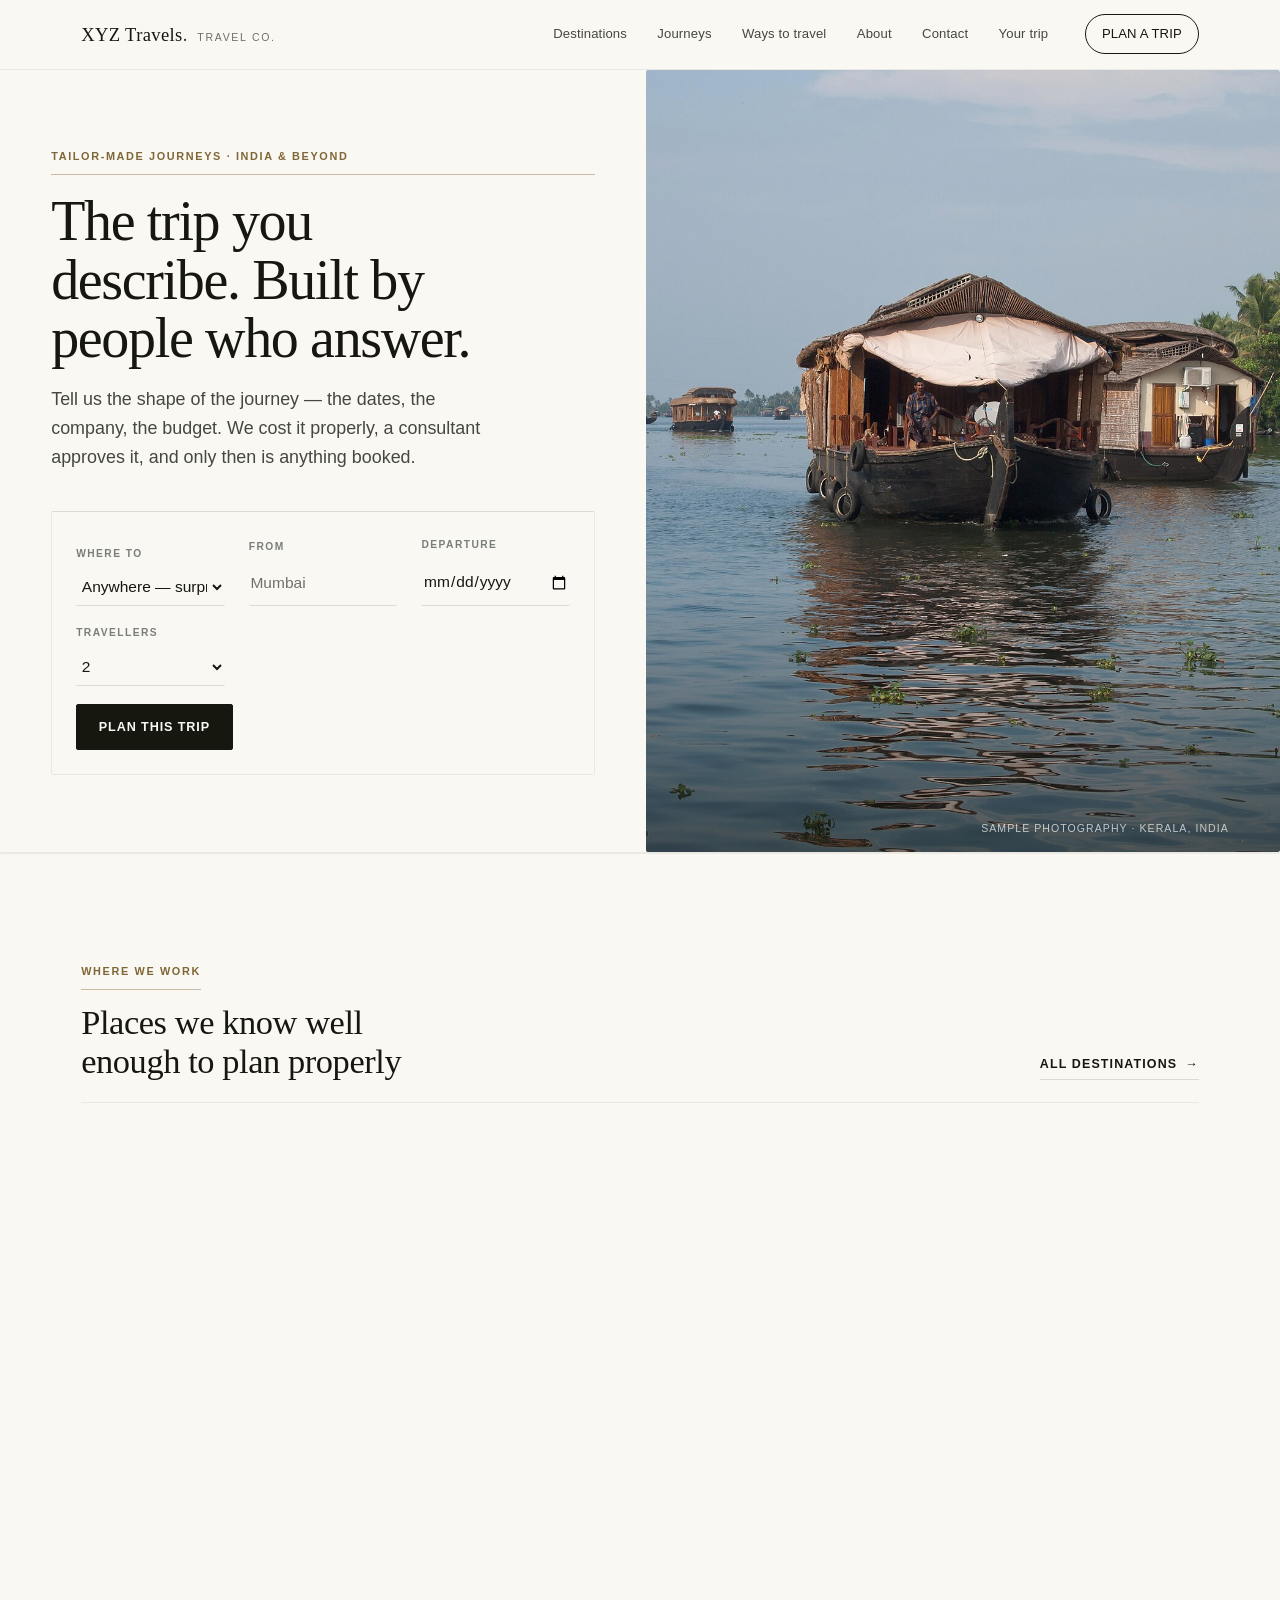
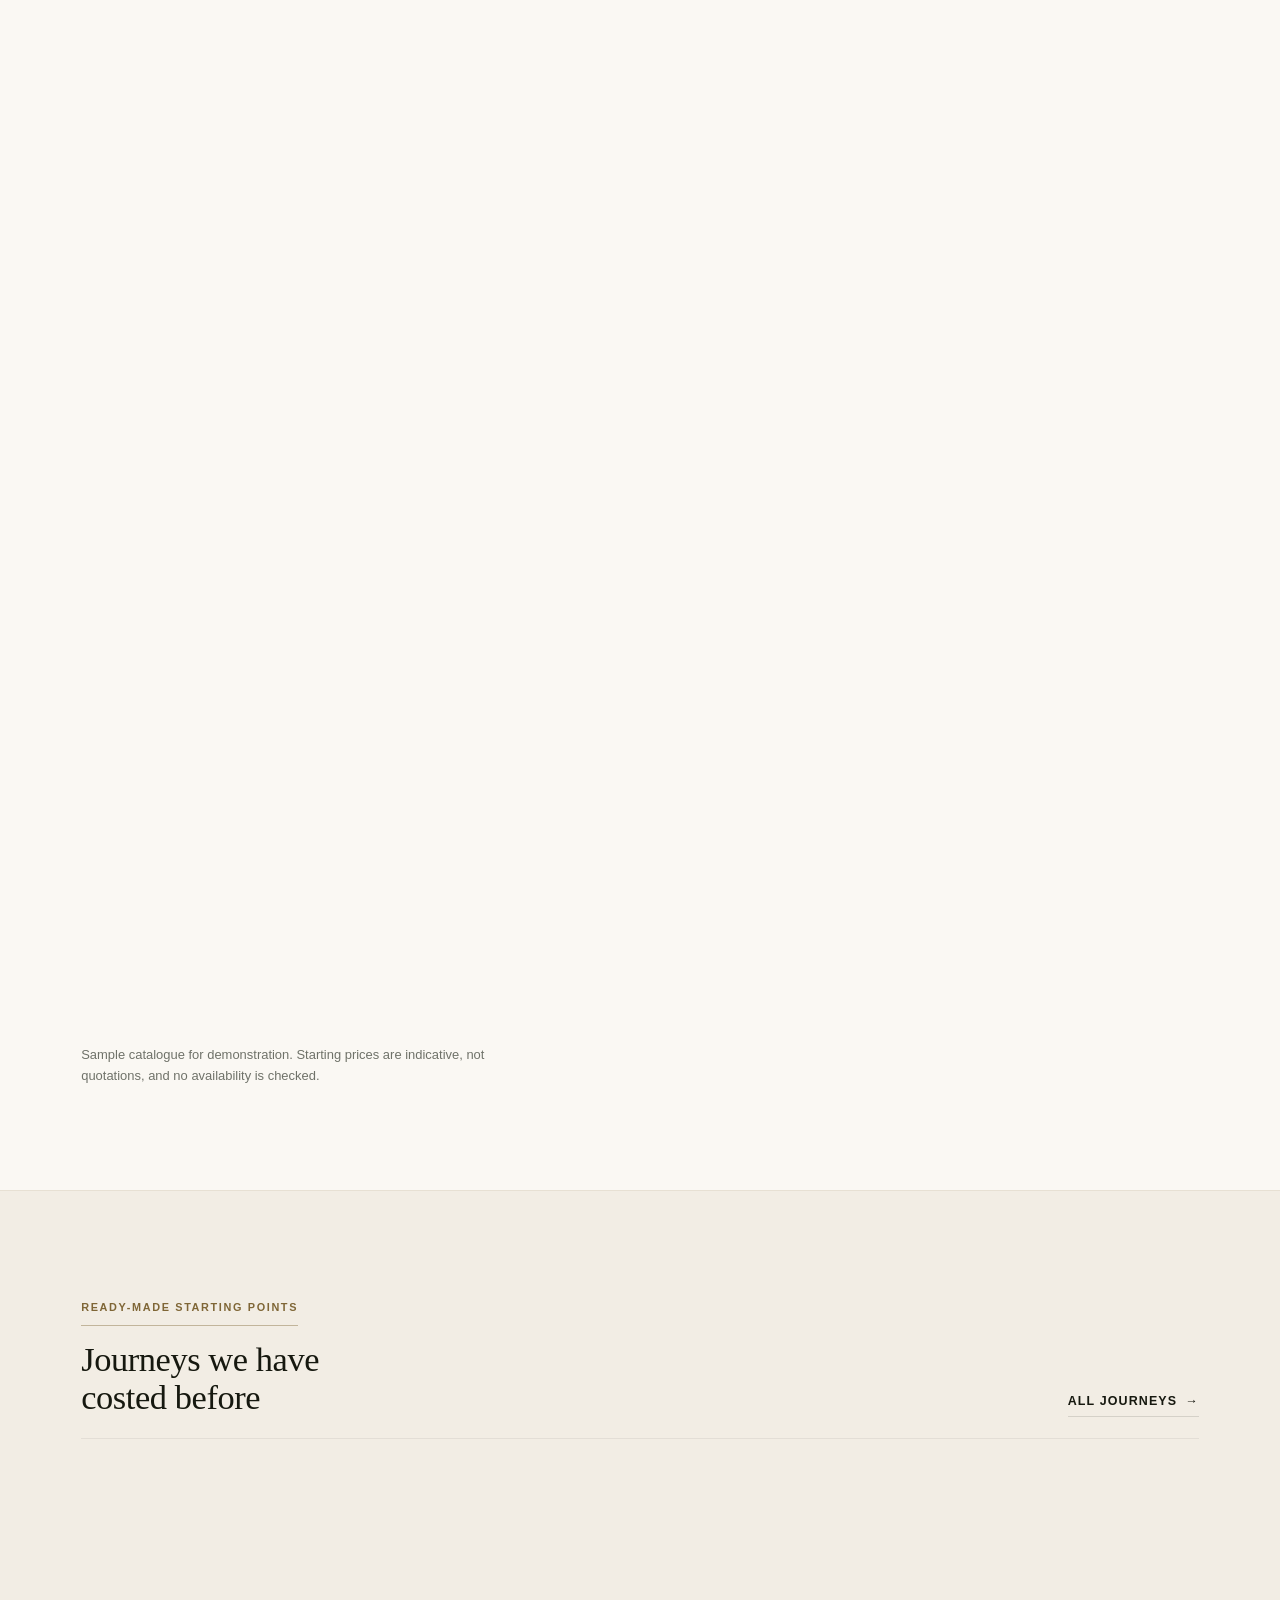
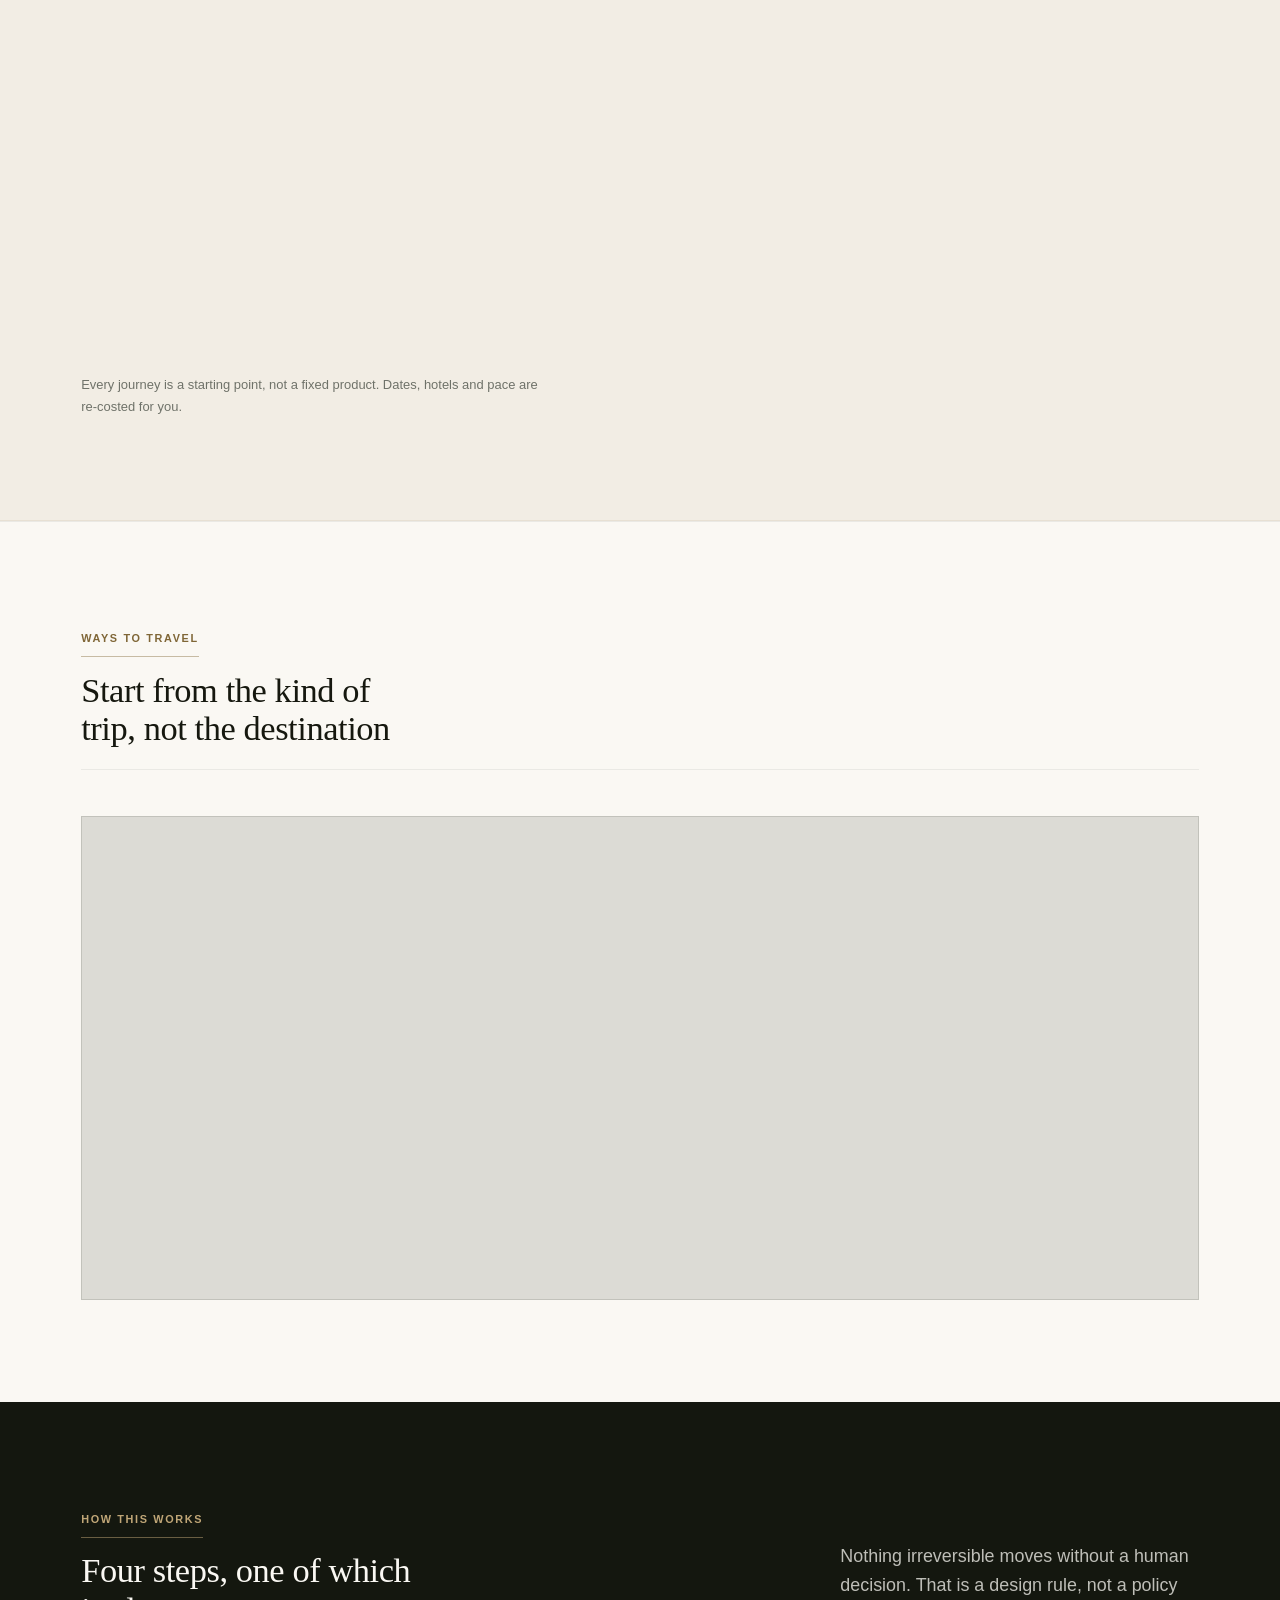
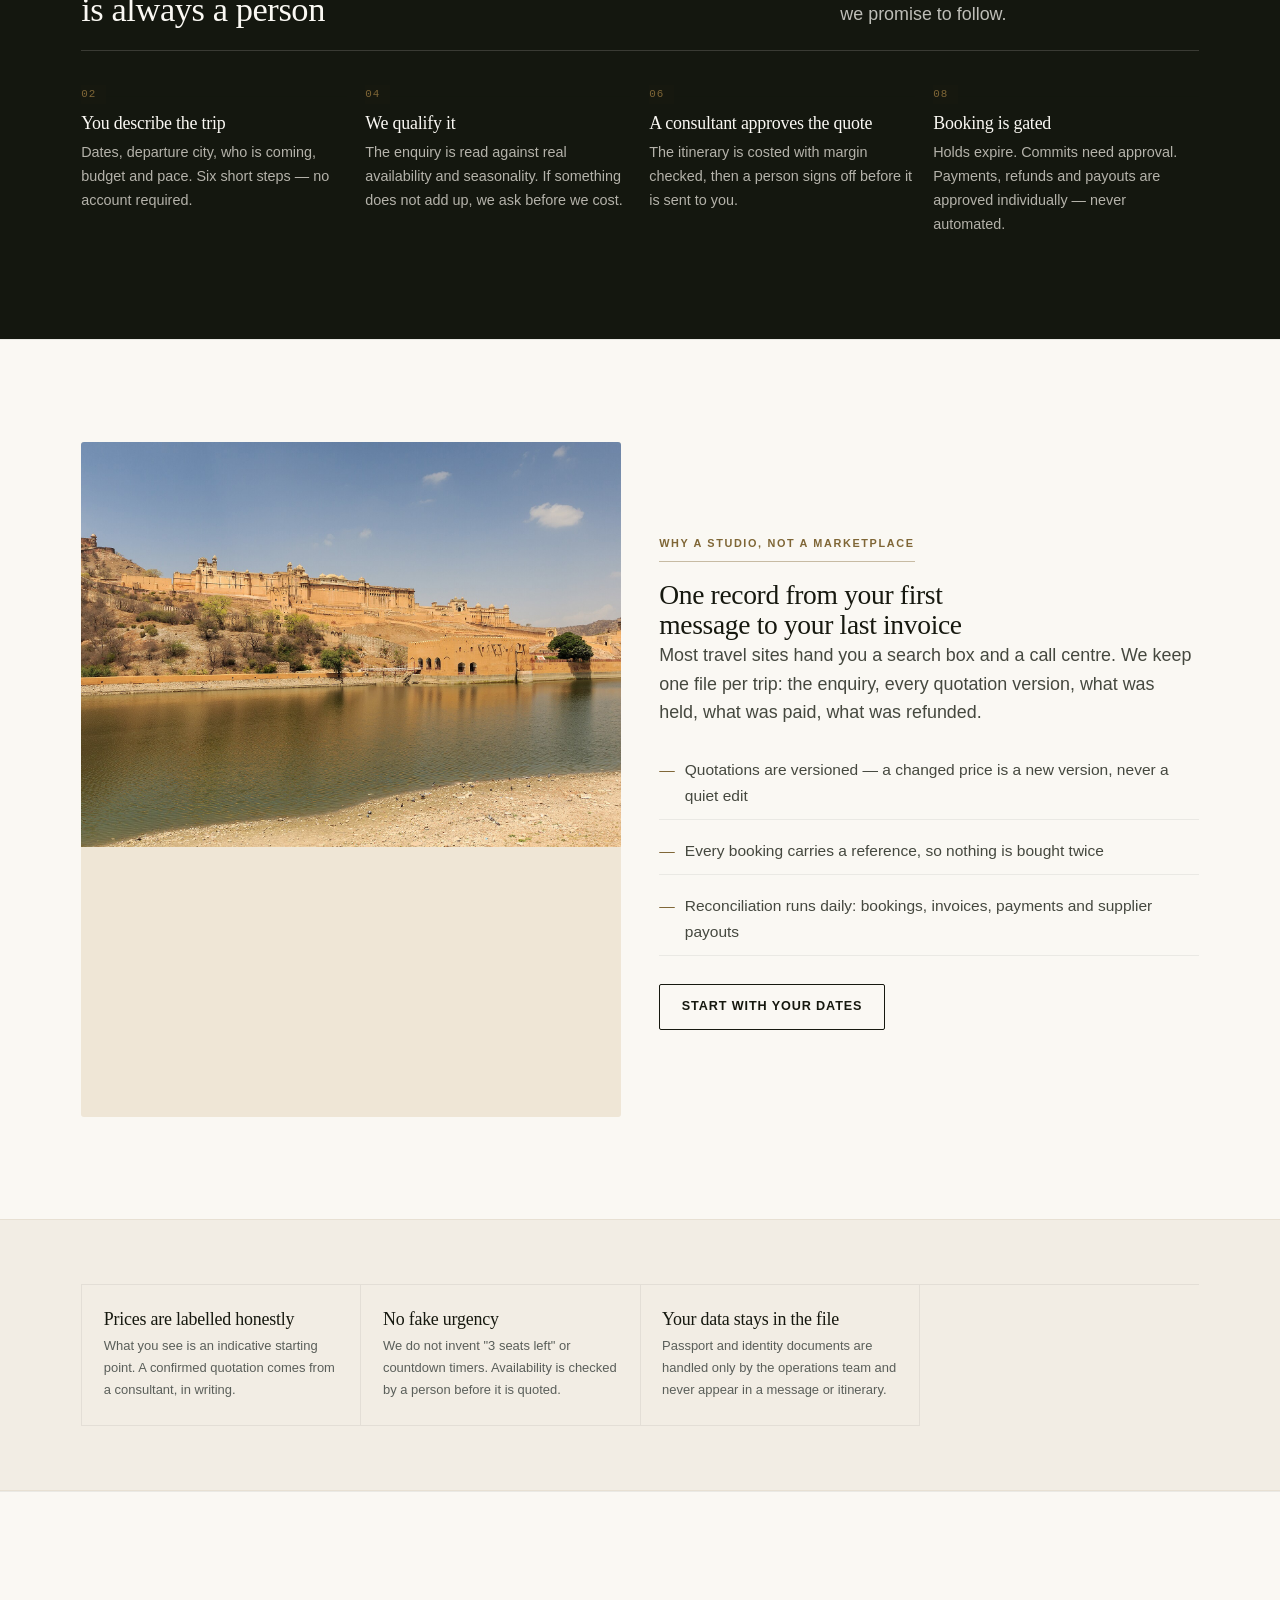
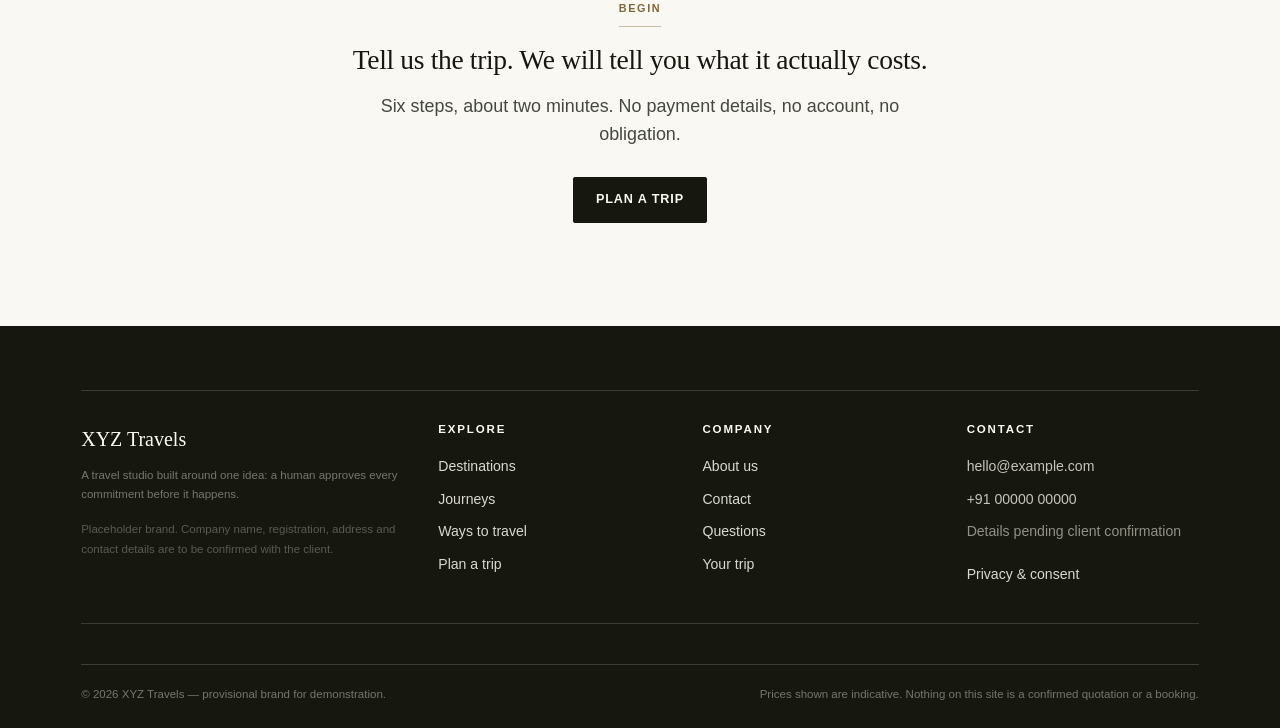
<file: index.html>
<!DOCTYPE html>
<html lang="en">
<head>
<meta charset="utf-8">
<meta name="viewport" content="width=device-width, initial-scale=1">
<title>XYZ Travels — private journeys, arranged properly</title>
<meta name="description" content="A travel studio building private, tailor-made journeys across India and beyond. Every quotation is reviewed by a human before it reaches you.">
<meta name="theme-color" content="#111a17">
<meta property="og:title" content="XYZ Travels">
<meta property="og:description" content="Private, tailor-made journeys. Every commitment is approved by a person.">
<meta property="og:type" content="website">
<link rel="stylesheet" href="assets/css/site.css">
<link rel="stylesheet" href="assets/css/premium.css">
<link rel="icon" href="data:image/svg+xml,<svg xmlns='http://www.w3.org/2000/svg' viewBox='0 0 32 32'><rect width='32' height='32' fill='%23111a17'/><text x='16' y='23' font-size='19' font-family='Georgia,serif' fill='%23fbf8f2' text-anchor='middle'>X</text></svg>">
</head>
<body data-page="home">
<a class="skip" href="#main">Skip to content</a>

<main id="main">

  <!-- ── hero ─────────────────────────────────────────────────────────── -->
  <section class="hero">
    <div class="hero__media">
      <img src="assets/img/kerala.jpg" alt="Houseboats on the backwaters of Kerala at dusk" width="1920" height="1080" fetchpriority="high">
    </div>
    <div class="wrap hero__inner">
      <span class="hero__eyebrow">Tailor-made journeys · India &amp; beyond</span>
      <h1>The trip you describe. Built by people who answer.</h1>
      <p>Tell us the shape of the journey — the dates, the company, the budget. We cost it properly, a consultant approves it, and only then is anything booked.</p>

      <form class="searchbar" id="search-form" aria-label="Start planning a trip">
        <div class="field">
          <label for="s-dest">Where to</label>
          <select id="s-dest" name="destination">
            <option value="">Anywhere — surprise me</option>
          </select>
        </div>
        <div class="field">
          <label for="s-origin">From</label>
          <input id="s-origin" name="origin" type="text" placeholder="Mumbai" autocomplete="address-level2">
        </div>
        <div class="field">
          <label for="s-date">Departure</label>
          <input id="s-date" name="startDate" type="date">
        </div>
        <div class="field">
          <label for="s-adults">Travellers</label>
          <select id="s-adults" name="adults">
            <option>1</option>
            <option selected>2</option>
            <option>3</option>
            <option>4</option>
            <option>5</option>
            <option>6</option>
            <option>8</option>
          </select>
        </div>
        <button class="btn btn--accent" type="submit">Plan this trip</button>
      </form>
    </div>
    <span class="hero__credit">Sample photography · Kerala, India</span>
  </section>

  <!-- ── destinations ─────────────────────────────────────────────────── -->
  <section class="section">
    <div class="wrap">
      <div class="section-head">
        <div>
          <span class="eyebrow">Where we work</span>
          <h2>Places we know well enough to plan properly</h2>
        </div>
        <a class="link-arrow" href="destinations.html">All destinations</a>
      </div>
      <div class="grid-dest" id="featured-destinations"></div>
      <p class="muted" style="margin-top:1.5rem">Sample catalogue for demonstration. Starting prices are indicative, not quotations, and no availability is checked.</p>
    </div>
  </section>

  <!-- ── journeys ─────────────────────────────────────────────────────── -->
  <section class="section section--sand">
    <div class="wrap">
      <div class="section-head">
        <div>
          <span class="eyebrow">Ready-made starting points</span>
          <h2>Journeys we have costed before</h2>
        </div>
        <a class="link-arrow" href="packages.html">All journeys</a>
      </div>
      <div class="grid-pkg" id="featured-packages"></div>
      <p class="muted" style="margin-top:1.5rem">Every journey is a starting point, not a fixed product. Dates, hotels and pace are re-costed for you.</p>
    </div>
  </section>

  <!-- ── ways to travel ───────────────────────────────────────────────── -->
  <section class="section" id="ways">
    <div class="wrap">
      <div class="section-head">
        <div>
          <span class="eyebrow">Ways to travel</span>
          <h2>Start from the kind of trip, not the destination</h2>
        </div>
      </div>
      <div class="grid-styles" id="style-grid"></div>
    </div>
  </section>

  <!-- ── how it works ─────────────────────────────────────────────────── -->
  <section class="section section--ink">
    <div class="wrap">
      <div class="section-head">
        <div>
          <span class="eyebrow">How this works</span>
          <h2>Four steps, one of which is always a person</h2>
        </div>
        <p class="lede" style="max-width:36ch">Nothing irreversible moves without a human decision. That is a design rule, not a policy we promise to follow.</p>
      </div>
      <div class="steps">
        <div class="step">
          <h3>You describe the trip</h3>
          <p>Dates, departure city, who is coming, budget and pace. Six short steps — no account required.</p>
        </div>
        <div class="step">
          <h3>We qualify it</h3>
          <p>The enquiry is read against real availability and seasonality. If something does not add up, we ask before we cost.</p>
        </div>
        <div class="step">
          <h3>A consultant approves the quote</h3>
          <p>The itinerary is costed with margin checked, then a person signs off before it is sent to you.</p>
        </div>
        <div class="step">
          <h3>Booking is gated</h3>
          <p>Holds expire. Commits need approval. Payments, refunds and payouts are approved individually — never automated.</p>
        </div>
      </div>
    </div>
  </section>

  <!-- ── editorial ────────────────────────────────────────────────────── -->
  <section class="section">
    <div class="wrap split">
      <div class="split__media">
        <img src="assets/img/rajasthan.jpg" alt="A palace courtyard in Rajasthan" loading="lazy" width="800" height="1000">
      </div>
      <div data-reveal>
        <span class="eyebrow">Why a studio, not a marketplace</span>
        <h2 style="font-size:var(--step-3)">One record from your first message to your last invoice</h2>
        <p class="lede" style="margin-bottom:1.25rem">Most travel sites hand you a search box and a call centre. We keep one file per trip: the enquiry, every quotation version, what was held, what was paid, what was refunded.</p>
        <ul class="tick-list" style="margin-bottom:1.75rem">
          <li>Quotations are versioned — a changed price is a new version, never a quiet edit</li>
          <li>Every booking carries a reference, so nothing is bought twice</li>
          <li>Reconciliation runs daily: bookings, invoices, payments and supplier payouts</li>
        </ul>
        <a class="btn" href="plan.html">Start with your dates</a>
      </div>
    </div>
  </section>

  <!-- ── trust ────────────────────────────────────────────────────────── -->
  <section class="section section--sand section--tight">
    <div class="wrap">
      <div class="trust" style="color:var(--ink)">
        <div class="trust__item" data-reveal>
          <h3>Prices are labelled honestly</h3>
          <p style="color:rgba(17,26,23,.68)">What you see is an indicative starting point. A confirmed quotation comes from a consultant, in writing.</p>
        </div>
        <div class="trust__item" data-reveal>
          <h3>No fake urgency</h3>
          <p style="color:rgba(17,26,23,.68)">We do not invent "3 seats left" or countdown timers. Availability is checked by a person before it is quoted.</p>
        </div>
        <div class="trust__item" data-reveal>
          <h3>Your data stays in the file</h3>
          <p style="color:rgba(17,26,23,.68)">Passport and identity documents are handled only by the operations team and never appear in a message or itinerary.</p>
        </div>
      </div>
    </div>
  </section>

  <!-- ── closing CTA ──────────────────────────────────────────────────── -->
  <section class="section">
    <div class="wrap" style="text-align:center;max-width:760px">
      <span class="eyebrow">Begin</span>
      <h2 style="font-size:var(--step-3)">Tell us the trip. We will tell you what it actually costs.</h2>
      <p class="lede" style="margin:1rem auto 1.75rem">Six steps, about two minutes. No payment details, no account, no obligation.</p>
      <a class="btn btn--accent" href="plan.html">Plan a trip</a>
    </div>
  </section>

</main>

<noscript>
  <div class="wrap" style="padding:1rem 0">
    <p class="notice">This site needs JavaScript for navigation and the enquiry form. You can still call us on the number in the footer.</p>
  </div>
</noscript>

<script src="assets/js/catalog.js"></script>
<script src="assets/js/components.js"></script>
<script src="assets/js/site.js"></script>
</body>
</html>
</file>
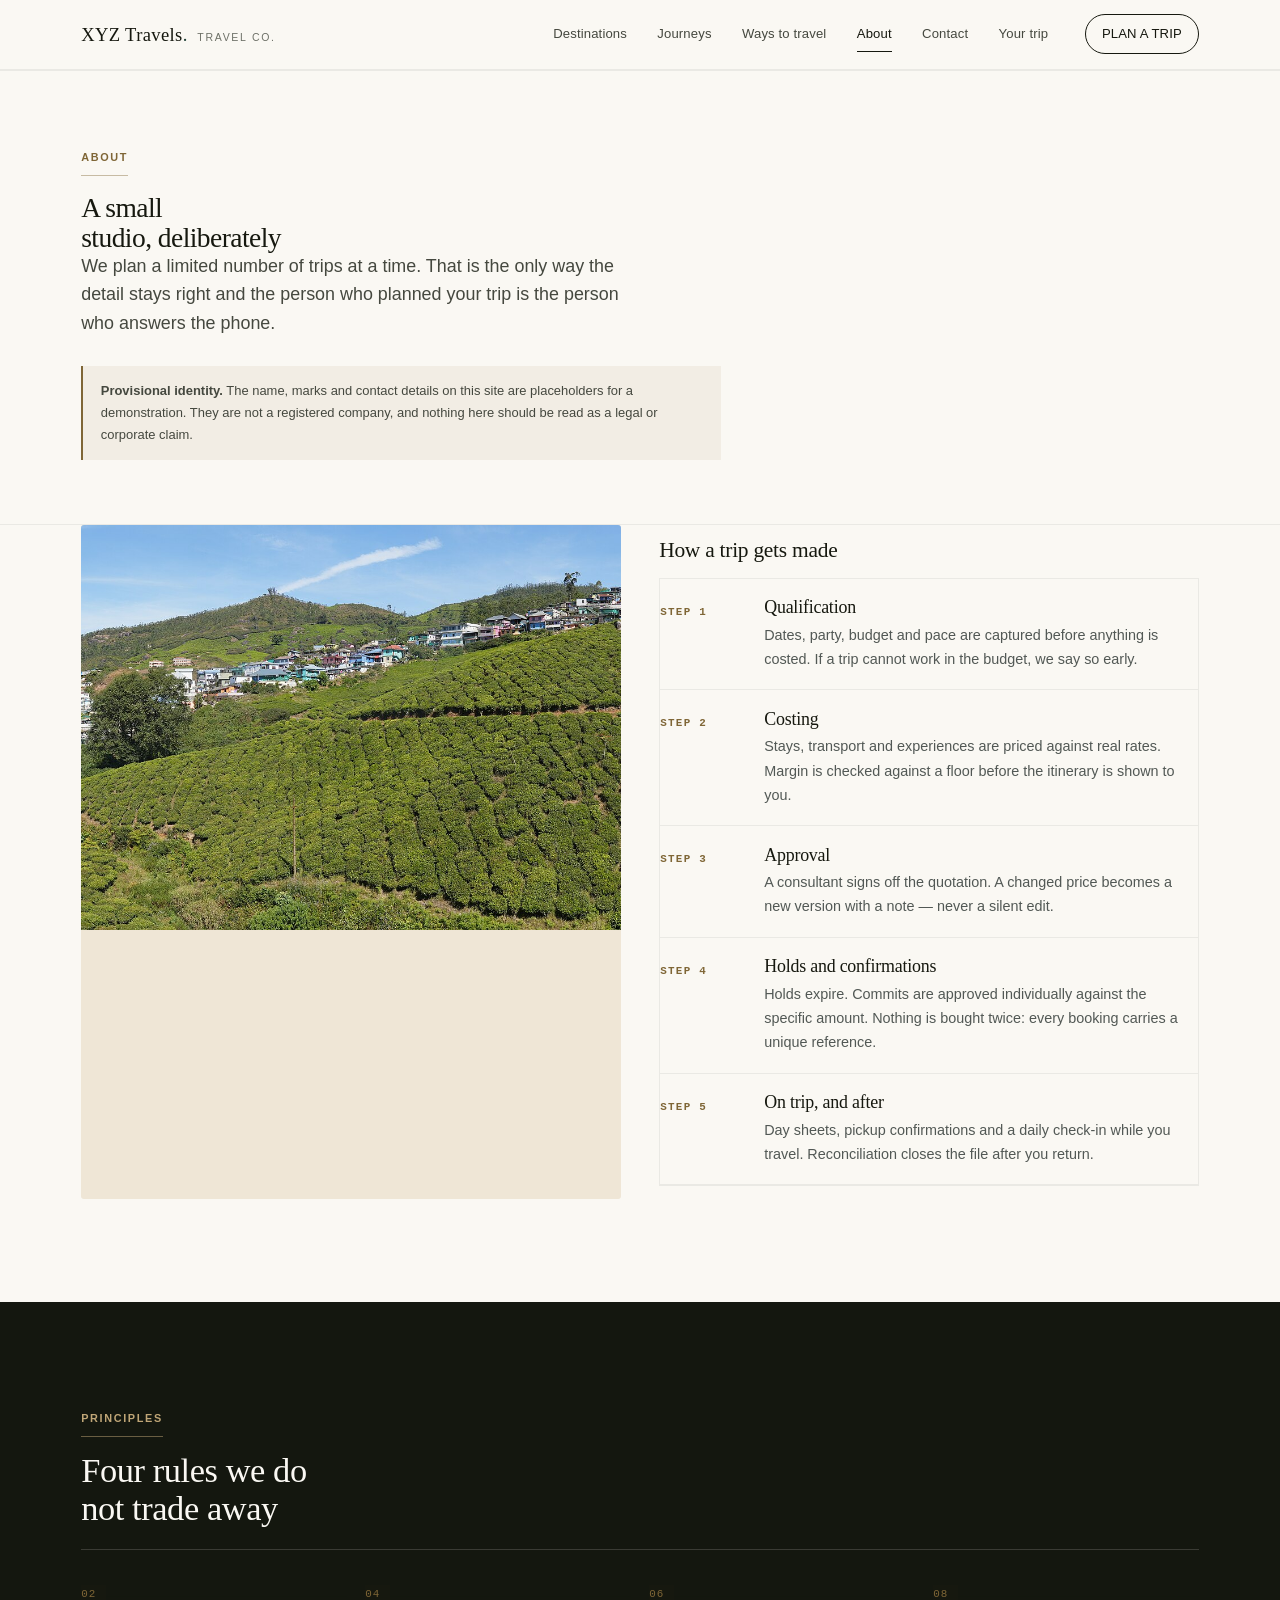
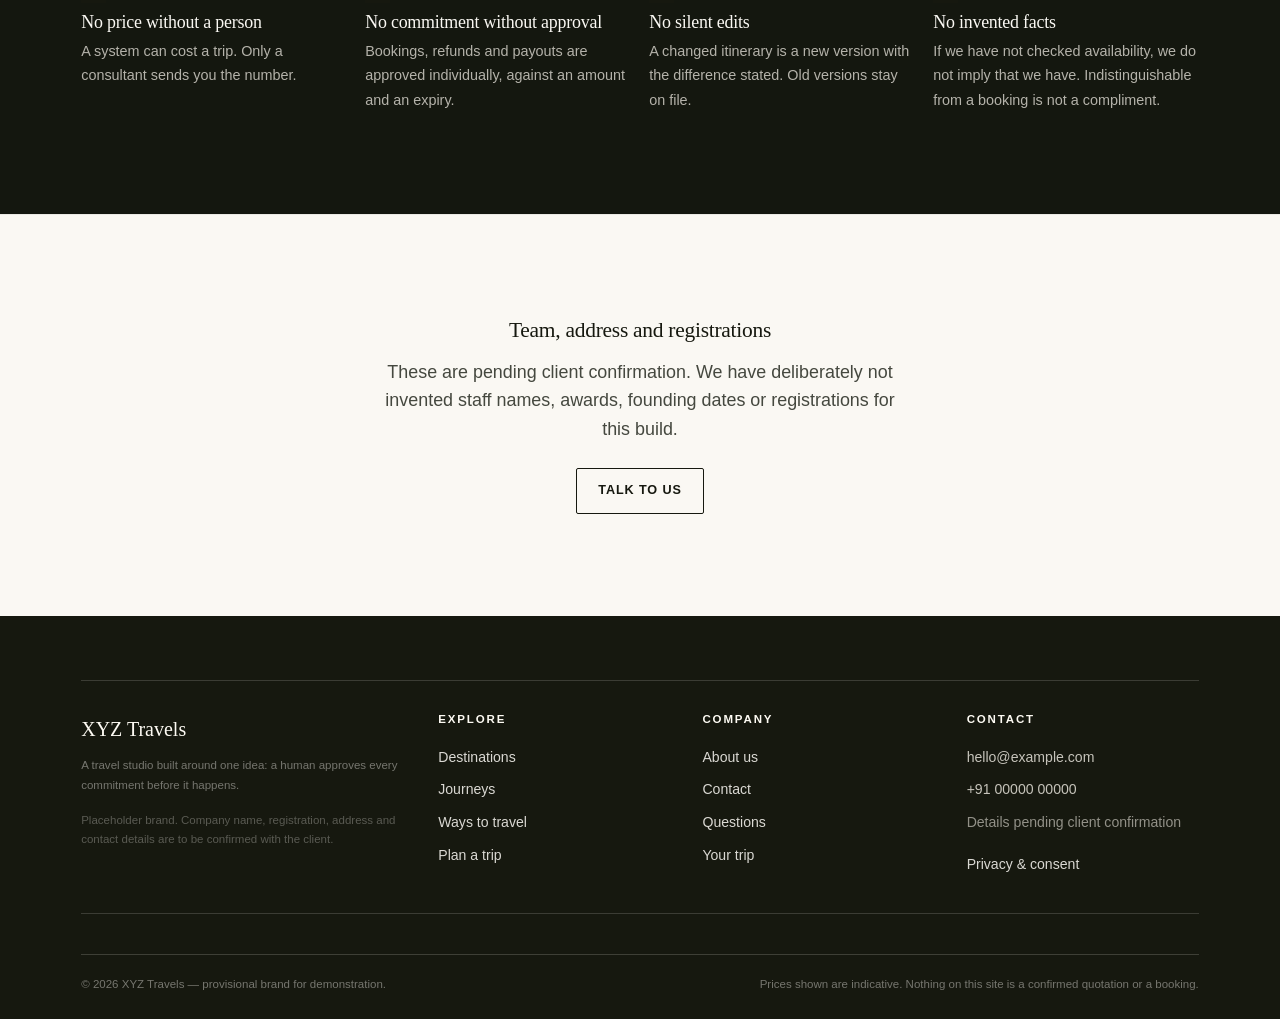
<file: about.html>
<!DOCTYPE html>
<html lang="en">
<head>
<meta charset="utf-8">
<meta name="viewport" content="width=device-width, initial-scale=1">
<title>About — XYZ Travels</title>
<meta name="description" content="How we plan travel: qualification, costed itineraries, versioned quotations and human-approved bookings.">
<link rel="stylesheet" href="assets/css/site.css">
<link rel="stylesheet" href="assets/css/premium.css">
<link rel="icon" href="data:image/svg+xml,<svg xmlns='http://www.w3.org/2000/svg' viewBox='0 0 32 32'><rect width='32' height='32' fill='%23111a17'/><text x='16' y='23' font-size='19' font-family='Georgia,serif' fill='%23fbf8f2' text-anchor='middle'>X</text></svg>">
</head>
<body data-page="about">
<a class="skip" href="#main">Skip to content</a>
<main id="main">

  <section class="section section--tight" style="padding-top:clamp(2.5rem,6vw,4.5rem)">
    <div class="wrap">
      <span class="eyebrow">About</span>
      <h1 style="font-size:var(--step-3);max-width:20ch">A small studio, deliberately</h1>
      <p class="lede">We plan a limited number of trips at a time. That is the only way the detail stays right and the person who planned your trip is the person who answers the phone.</p>
      <div class="notice" style="margin-top:1.75rem;max-width:640px">
        <strong>Provisional identity.</strong> The name, marks and contact details on this site are placeholders for a demonstration. They are not a registered company, and nothing here should be read as a legal or corporate claim.
      </div>
    </div>
  </section>

  <section class="section" style="padding-top:0">
    <div class="wrap split">
      <div class="split__media">
        <img src="assets/img/munnar.jpg" alt="Tea terraces in the Western Ghats" loading="lazy" width="800" height="1000">
      </div>
      <div data-reveal>
        <h2 style="font-size:var(--step-2)">How a trip gets made</h2>
        <div class="itinerary" style="margin-top:1rem">
          <div class="itinerary__day"><span class="day">Step 1</span><div><h3>Qualification</h3><p>Dates, party, budget and pace are captured before anything is costed. If a trip cannot work in the budget, we say so early.</p></div></div>
          <div class="itinerary__day"><span class="day">Step 2</span><div><h3>Costing</h3><p>Stays, transport and experiences are priced against real rates. Margin is checked against a floor before the itinerary is shown to you.</p></div></div>
          <div class="itinerary__day"><span class="day">Step 3</span><div><h3>Approval</h3><p>A consultant signs off the quotation. A changed price becomes a new version with a note — never a silent edit.</p></div></div>
          <div class="itinerary__day"><span class="day">Step 4</span><div><h3>Holds and confirmations</h3><p>Holds expire. Commits are approved individually against the specific amount. Nothing is bought twice: every booking carries a unique reference.</p></div></div>
          <div class="itinerary__day"><span class="day">Step 5</span><div><h3>On trip, and after</h3><p>Day sheets, pickup confirmations and a daily check-in while you travel. Reconciliation closes the file after you return.</p></div></div>
        </div>
      </div>
    </div>
  </section>

  <section class="section section--ink">
    <div class="wrap">
      <div class="section-head"><div><span class="eyebrow">Principles</span><h2>Four rules we do not trade away</h2></div></div>
      <div class="steps">
        <div class="step"><h3>No price without a person</h3><p>A system can cost a trip. Only a consultant sends you the number.</p></div>
        <div class="step"><h3>No commitment without approval</h3><p>Bookings, refunds and payouts are approved individually, against an amount and an expiry.</p></div>
        <div class="step"><h3>No silent edits</h3><p>A changed itinerary is a new version with the difference stated. Old versions stay on file.</p></div>
        <div class="step"><h3>No invented facts</h3><p>If we have not checked availability, we do not imply that we have. Indistinguishable from a booking is not a compliment.</p></div>
      </div>
    </div>
  </section>

  <section class="section">
    <div class="wrap" style="text-align:center;max-width:700px">
      <h2 style="font-size:var(--step-2)">Team, address and registrations</h2>
      <p class="lede" style="margin:1rem auto 1.5rem">These are pending client confirmation. We have deliberately not invented staff names, awards, founding dates or registrations for this build.</p>
      <a class="btn" href="contact.html">Talk to us</a>
    </div>
  </section>

</main>
<script src="assets/js/catalog.js"></script>
<script src="assets/js/components.js"></script>
<script src="assets/js/site.js"></script>
</body>
</html>
</file>
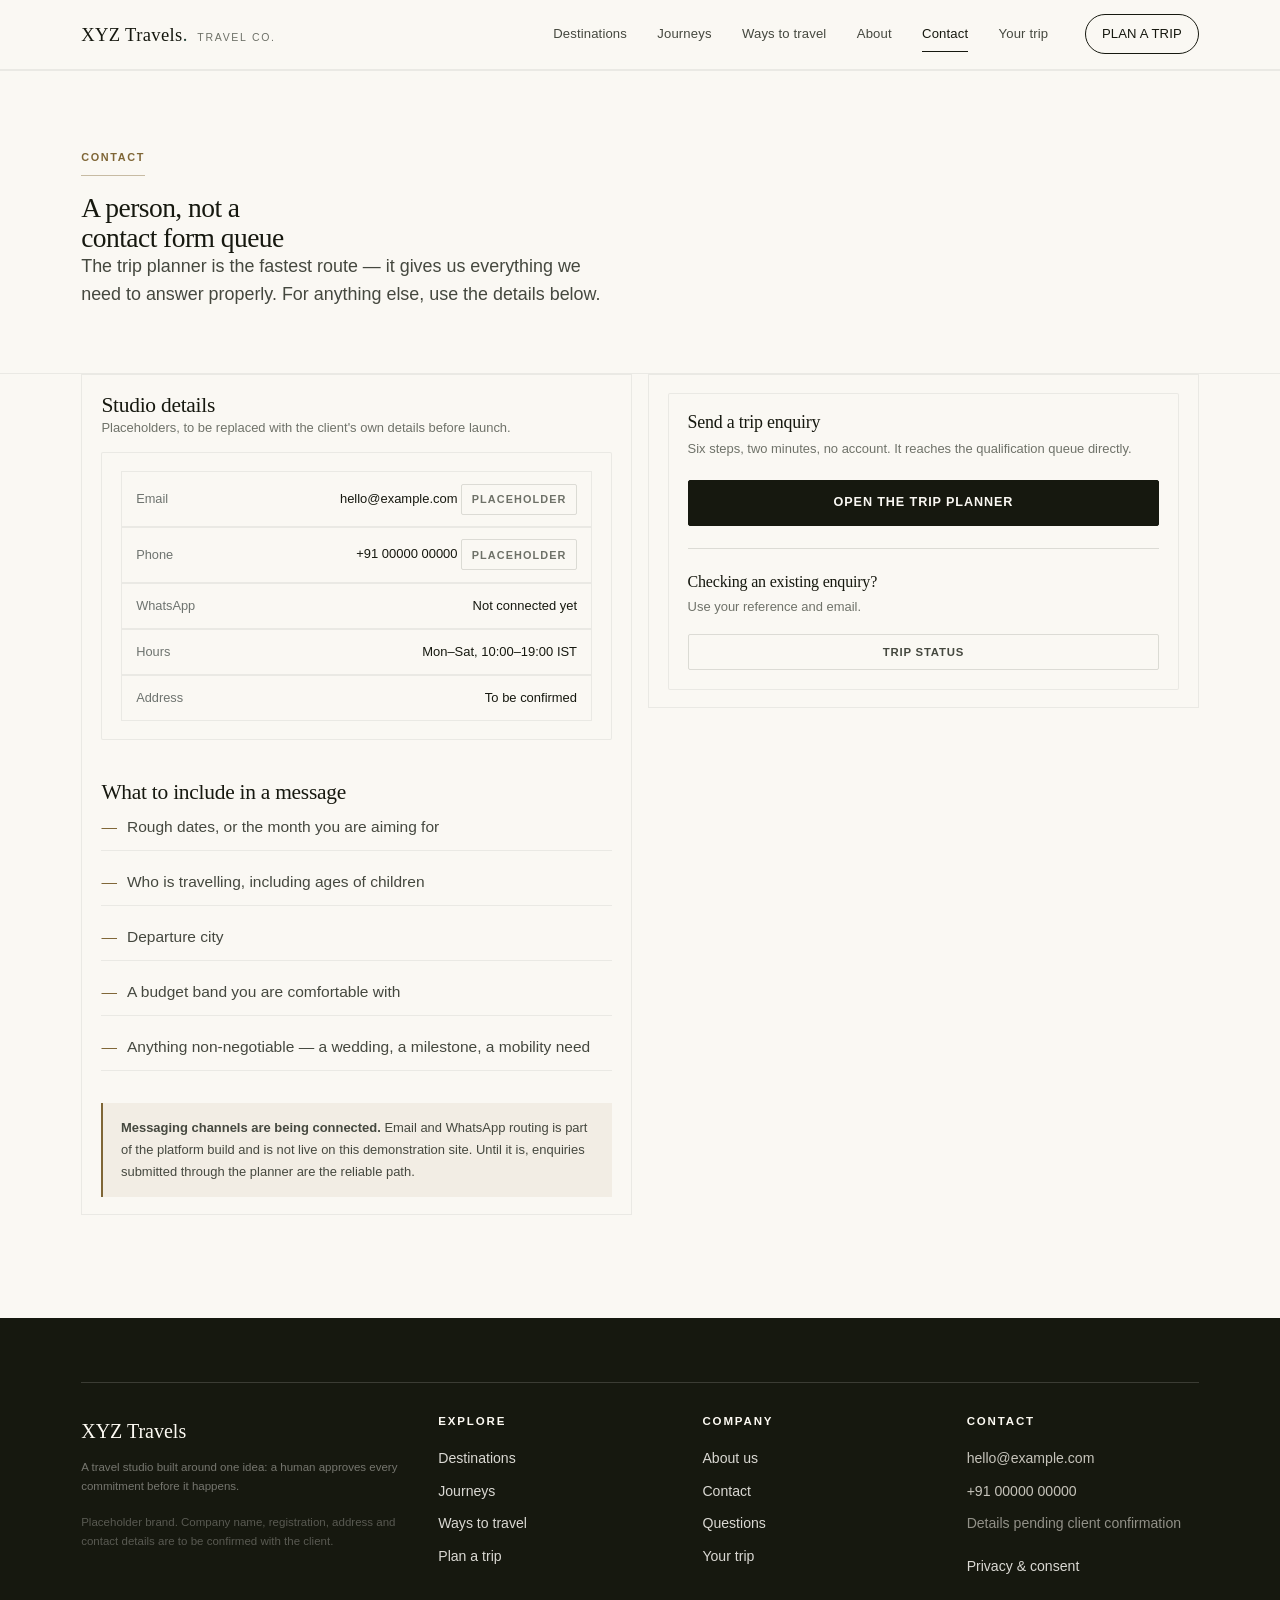
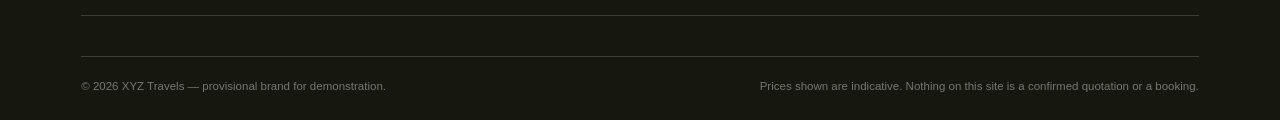
<file: contact.html>
<!DOCTYPE html>
<html lang="en">
<head>
<meta charset="utf-8">
<meta name="viewport" content="width=device-width, initial-scale=1">
<title>Contact — XYZ Travels</title>
<meta name="description" content="Contact the studio, or send a trip enquiry that reaches a real consultant.">
<link rel="stylesheet" href="assets/css/site.css">
<link rel="stylesheet" href="assets/css/premium.css">
<link rel="icon" href="data:image/svg+xml,<svg xmlns='http://www.w3.org/2000/svg' viewBox='0 0 32 32'><rect width='32' height='32' fill='%23111a17'/><text x='16' y='23' font-size='19' font-family='Georgia,serif' fill='%23fbf8f2' text-anchor='middle'>X</text></svg>">
</head>
<body data-page="contact">
<a class="skip" href="#main">Skip to content</a>
<main id="main">

  <section class="section section--tight" style="padding-top:clamp(2.5rem,6vw,4.5rem)">
    <div class="wrap">
      <span class="eyebrow">Contact</span>
      <h1 style="font-size:var(--step-3);max-width:18ch">A person, not a contact form queue</h1>
      <p class="lede">The trip planner is the fastest route — it gives us everything we need to answer properly. For anything else, use the details below.</p>
    </div>
  </section>

  <section class="section" style="padding-top:0">
    <div class="wrap detail-grid">
      <div>
        <h2 style="font-size:var(--step-2)">Studio details</h2>
        <p class="muted">Placeholders, to be replaced with the client's own details before launch.</p>
        <div class="aside-card" style="position:static">
          <div class="status-row"><dt>Email</dt><dd>hello@example.com <span class="badge badge--off">placeholder</span></dd></div>
          <div class="status-row"><dt>Phone</dt><dd>+91 00000 00000 <span class="badge badge--off">placeholder</span></dd></div>
          <div class="status-row"><dt>WhatsApp</dt><dd>Not connected yet</dd></div>
          <div class="status-row"><dt>Hours</dt><dd>Mon–Sat, 10:00–19:00 IST</dd></div>
          <div class="status-row"><dt>Address</dt><dd>To be confirmed</dd></div>
        </div>

        <h2 style="font-size:var(--step-2);margin-top:2.5rem">What to include in a message</h2>
        <ul class="tick-list">
          <li>Rough dates, or the month you are aiming for</li>
          <li>Who is travelling, including ages of children</li>
          <li>Departure city</li>
          <li>A budget band you are comfortable with</li>
          <li>Anything non-negotiable — a wedding, a milestone, a mobility need</li>
        </ul>

        <div class="notice" style="margin-top:2rem">
          <strong>Messaging channels are being connected.</strong> Email and WhatsApp routing is part of the platform build and is not live on this demonstration site. Until it is, enquiries submitted through the planner are the reliable path.
        </div>
      </div>

      <aside>
        <div class="aside-card">
          <h2 style="font-size:var(--step-1);margin-bottom:.35rem">Send a trip enquiry</h2>
          <p class="muted" style="margin-bottom:1.25rem">Six steps, two minutes, no account. It reaches the qualification queue directly.</p>
          <a class="btn btn--accent" href="plan.html" style="width:100%">Open the trip planner</a>
          <hr class="rule" style="margin:1.4rem 0">
          <h3 style="font-size:1rem;margin-bottom:.35rem">Checking an existing enquiry?</h3>
          <p class="muted" style="margin-bottom:1rem">Use your reference and email.</p>
          <a class="btn btn--ghost btn--sm" href="portal.html" style="width:100%">Trip status</a>
        </div>
      </aside>
    </div>
  </section>

</main>
<script src="assets/js/catalog.js"></script>
<script src="assets/js/components.js"></script>
<script src="assets/js/site.js"></script>
</body>
</html>
</file>
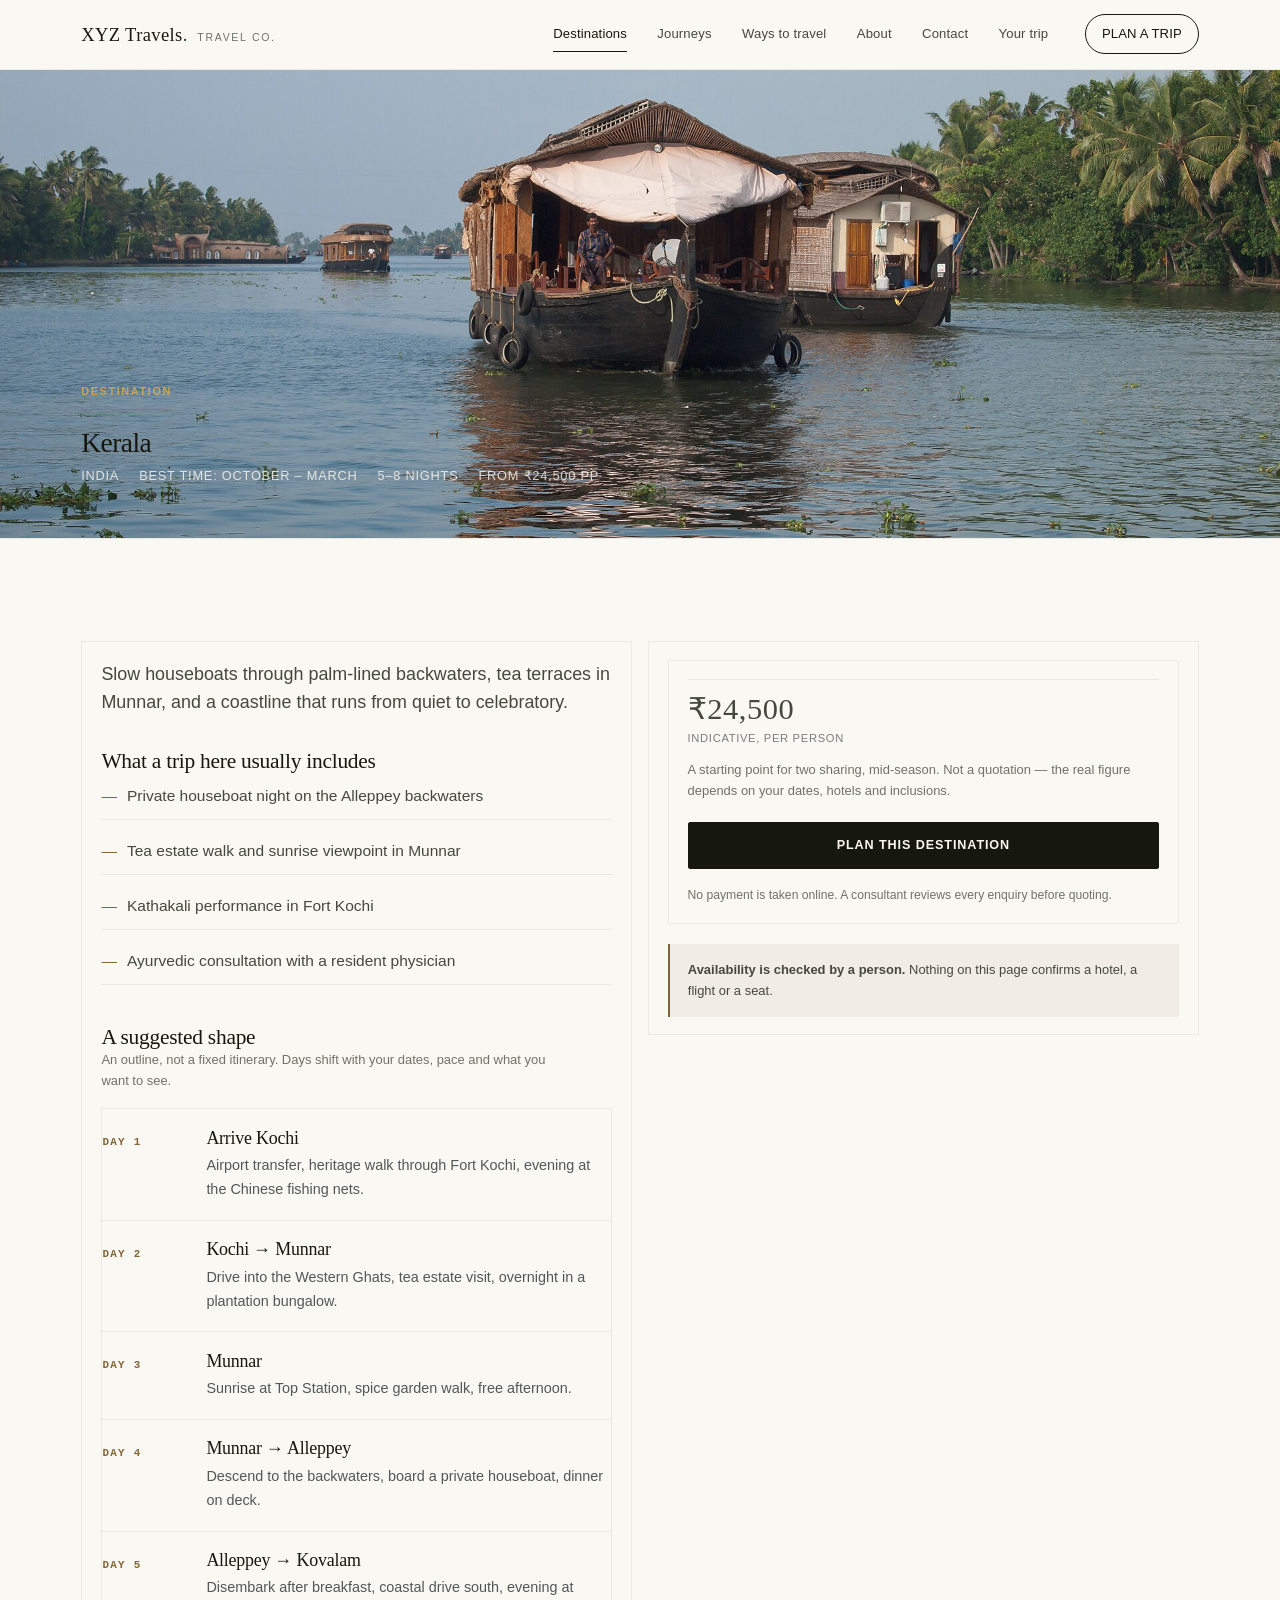
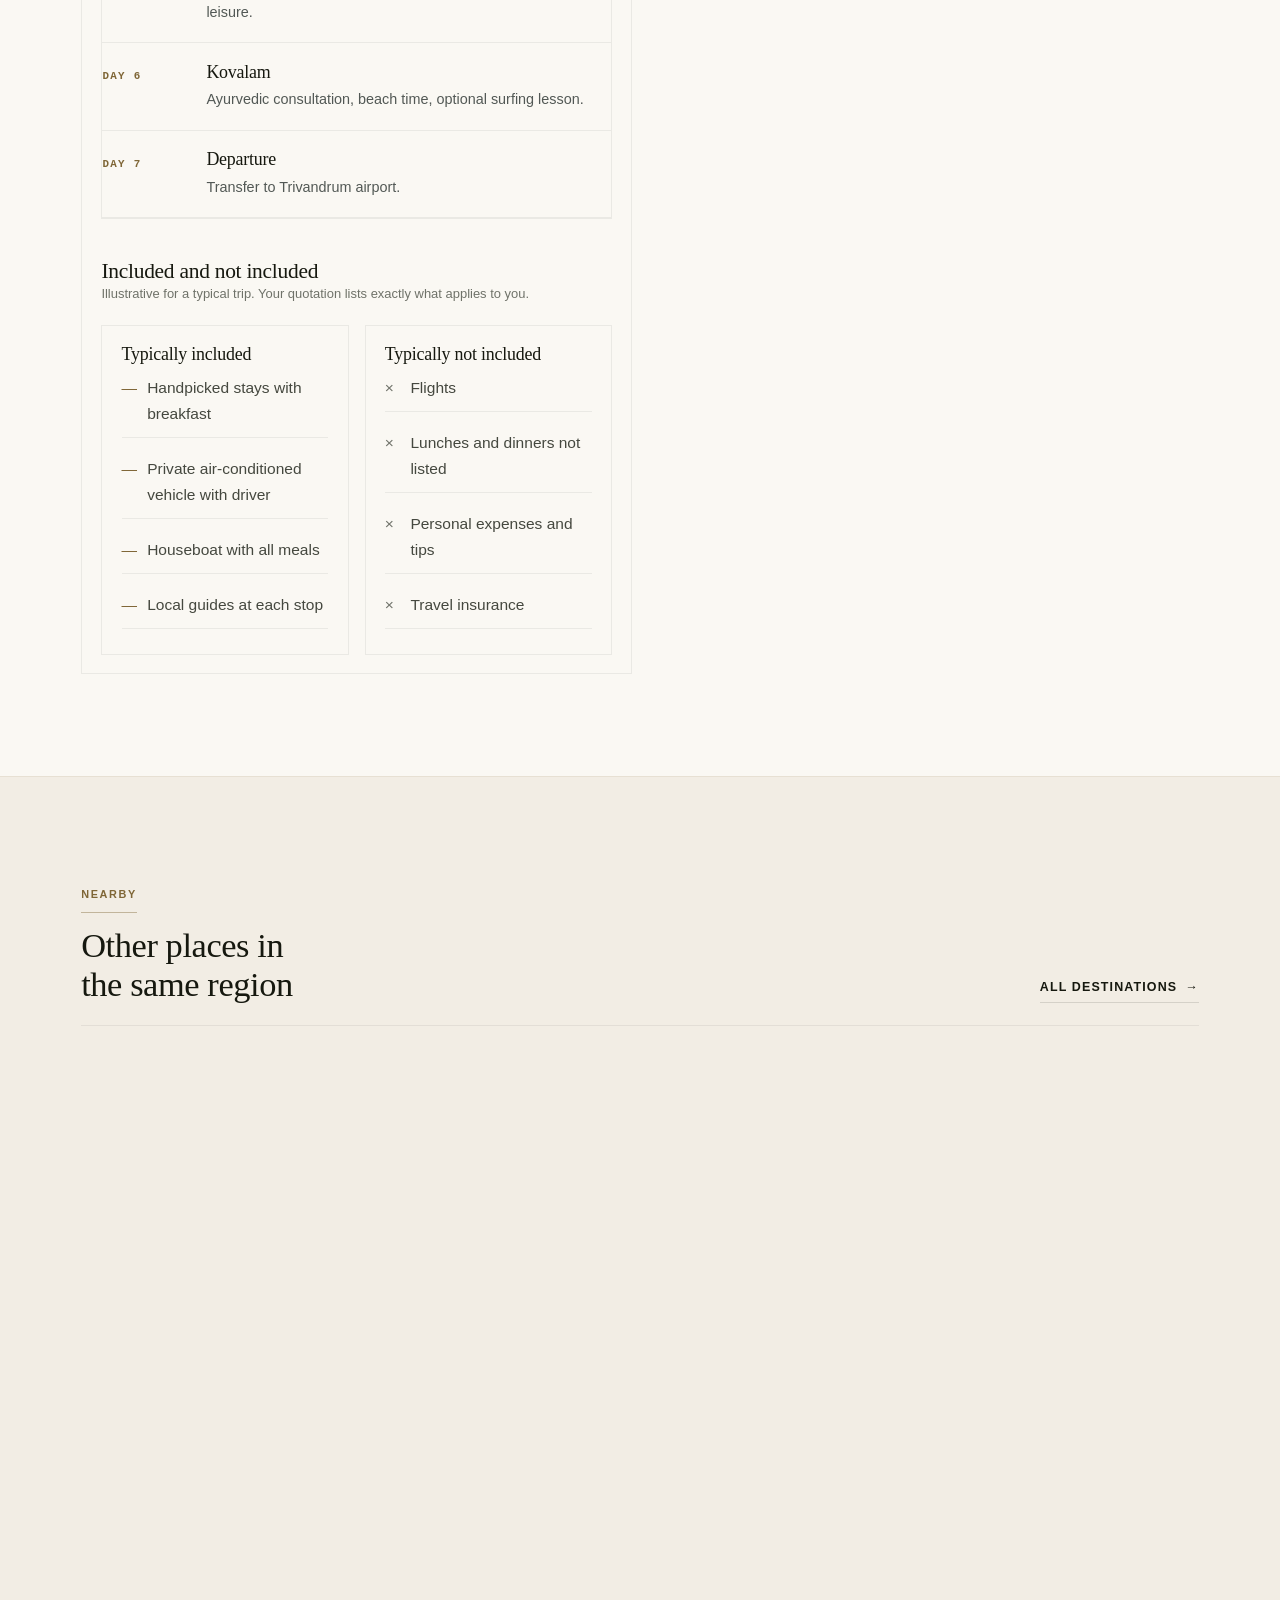
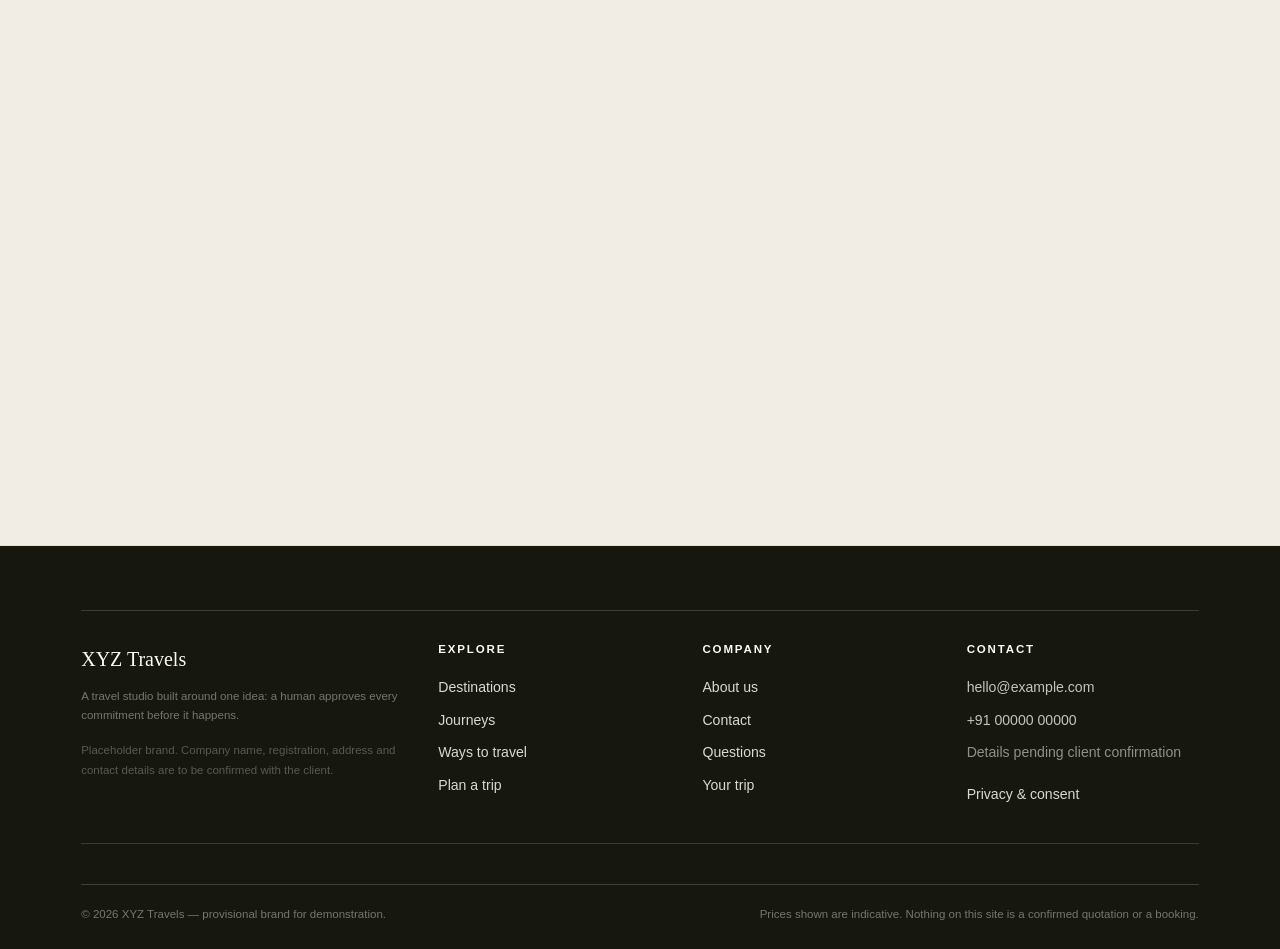
<file: destination.html>
<!DOCTYPE html>
<html lang="en">
<head>
<meta charset="utf-8">
<meta name="viewport" content="width=device-width, initial-scale=1">
<title>Destination — XYZ Travels</title>
<meta name="description" content="Destination detail: highlights, suggested itinerary, best time to travel and indicative pricing.">
<link rel="stylesheet" href="assets/css/site.css">
<link rel="stylesheet" href="assets/css/premium.css">
<link rel="icon" href="data:image/svg+xml,<svg xmlns='http://www.w3.org/2000/svg' viewBox='0 0 32 32'><rect width='32' height='32' fill='%23111a17'/><text x='16' y='23' font-size='19' font-family='Georgia,serif' fill='%23fbf8f2' text-anchor='middle'>X</text></svg>">
</head>
<body data-page="destinations">
<a class="skip" href="#main">Skip to content</a>
<main id="main">

  <div id="detail-shell">
    <section class="detail-hero">
      <img id="detail-img" src="assets/img/kerala.jpg" alt="" width="1920" height="900">
      <div class="wrap detail-hero__body">
        <span class="eyebrow" style="color:var(--gold)">Destination</span>
        <h1 id="detail-name">Loading…</h1>
        <div class="meta" id="detail-meta"></div>
      </div>
    </section>

    <div id="destination-detail">
      <section class="section">
        <div class="wrap detail-grid">
          <div>
            <p class="lede" id="detail-blurb" style="margin-bottom:2rem"></p>

            <h2 style="font-size:var(--step-2)">What a trip here usually includes</h2>
            <ul class="tick-list" id="detail-highlights" style="margin-bottom:2.5rem"></ul>

            <h2 style="font-size:var(--step-2)">A suggested shape</h2>
            <p class="muted" style="margin-bottom:1rem">An outline, not a fixed itinerary. Days shift with your dates, pace and what you want to see.</p>
            <div class="itinerary" id="detail-days"></div>

            <h2 style="font-size:var(--step-2);margin-top:2.5rem">Included and not included</h2>
            <p class="muted" style="margin-bottom:1.25rem">Illustrative for a typical trip. Your quotation lists exactly what applies to you.</p>
            <div class="inc-grid">
              <div>
                <h3 style="font-size:var(--step-1)">Typically included</h3>
                <ul class="tick-list" id="detail-inclusions"></ul>
              </div>
              <div>
                <h3 style="font-size:var(--step-1)">Typically not included</h3>
                <ul class="tick-list cross-list" id="detail-exclusions"></ul>
              </div>
            </div>
          </div>

          <aside>
            <div class="aside-card">
              <div class="price"><span id="detail-from">—</span><small>Indicative, per person</small></div>
              <p class="muted" style="margin:.9rem 0 1.25rem">A starting point for two sharing, mid-season. Not a quotation — the real figure depends on your dates, hotels and inclusions.</p>
              <a class="btn btn--accent" id="detail-cta" href="plan.html" style="width:100%">Plan this destination</a>
              <p class="muted" style="margin:1rem 0 0;font-size:.76rem">No payment is taken online. A consultant reviews every enquiry before quoting.</p>
            </div>
            <div class="notice" style="margin-top:1.25rem">
              <strong>Availability is checked by a person.</strong> Nothing on this page confirms a hotel, a flight or a seat.
            </div>
          </aside>
        </div>
      </section>

      <section class="section section--sand">
        <div class="wrap">
          <div class="section-head">
            <div>
              <span class="eyebrow">Nearby</span>
              <h2>Other places in the same region</h2>
            </div>
            <a class="link-arrow" href="destinations.html">All destinations</a>
          </div>
          <div class="grid-dest" id="detail-related"></div>
        </div>
      </section>
    </div>
  </div>

</main>
<script src="assets/js/catalog.js"></script>
<script src="assets/js/components.js"></script>
<script src="assets/js/site.js"></script>
</body>
</html>
</file>
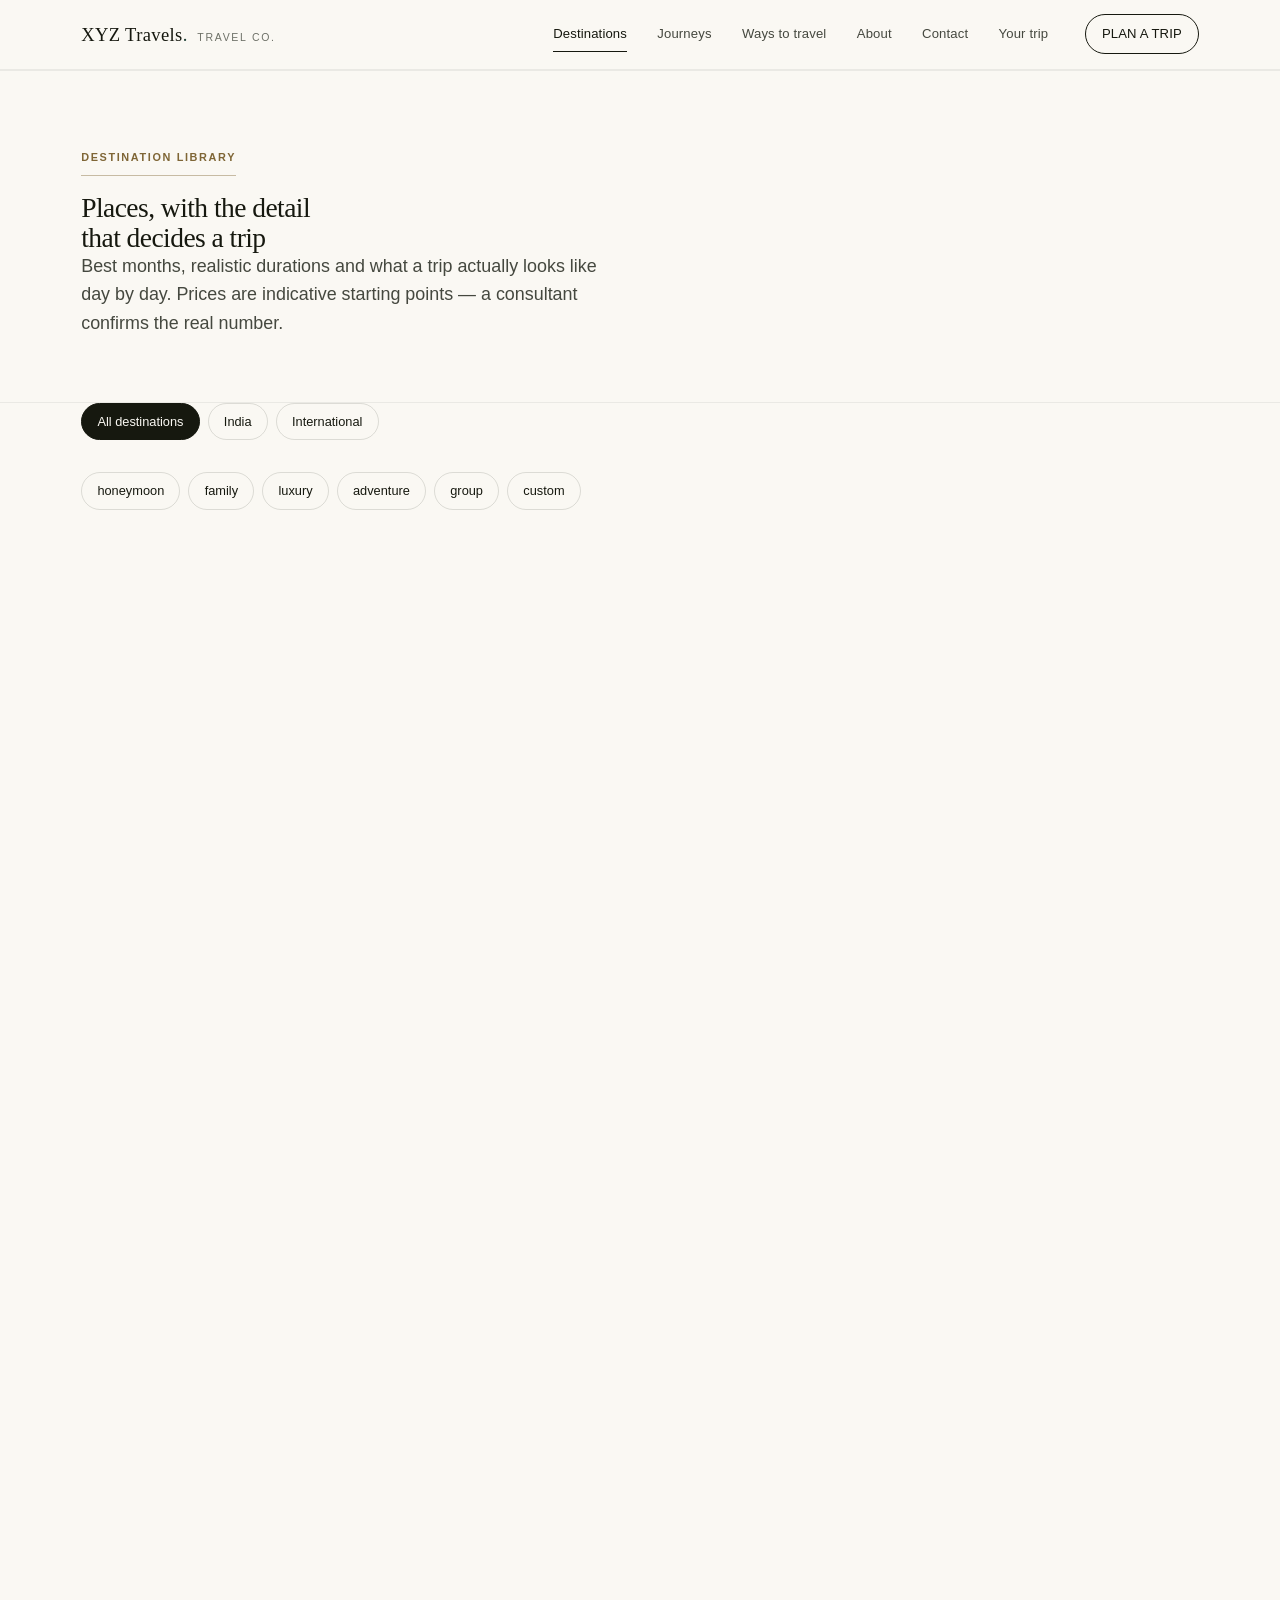
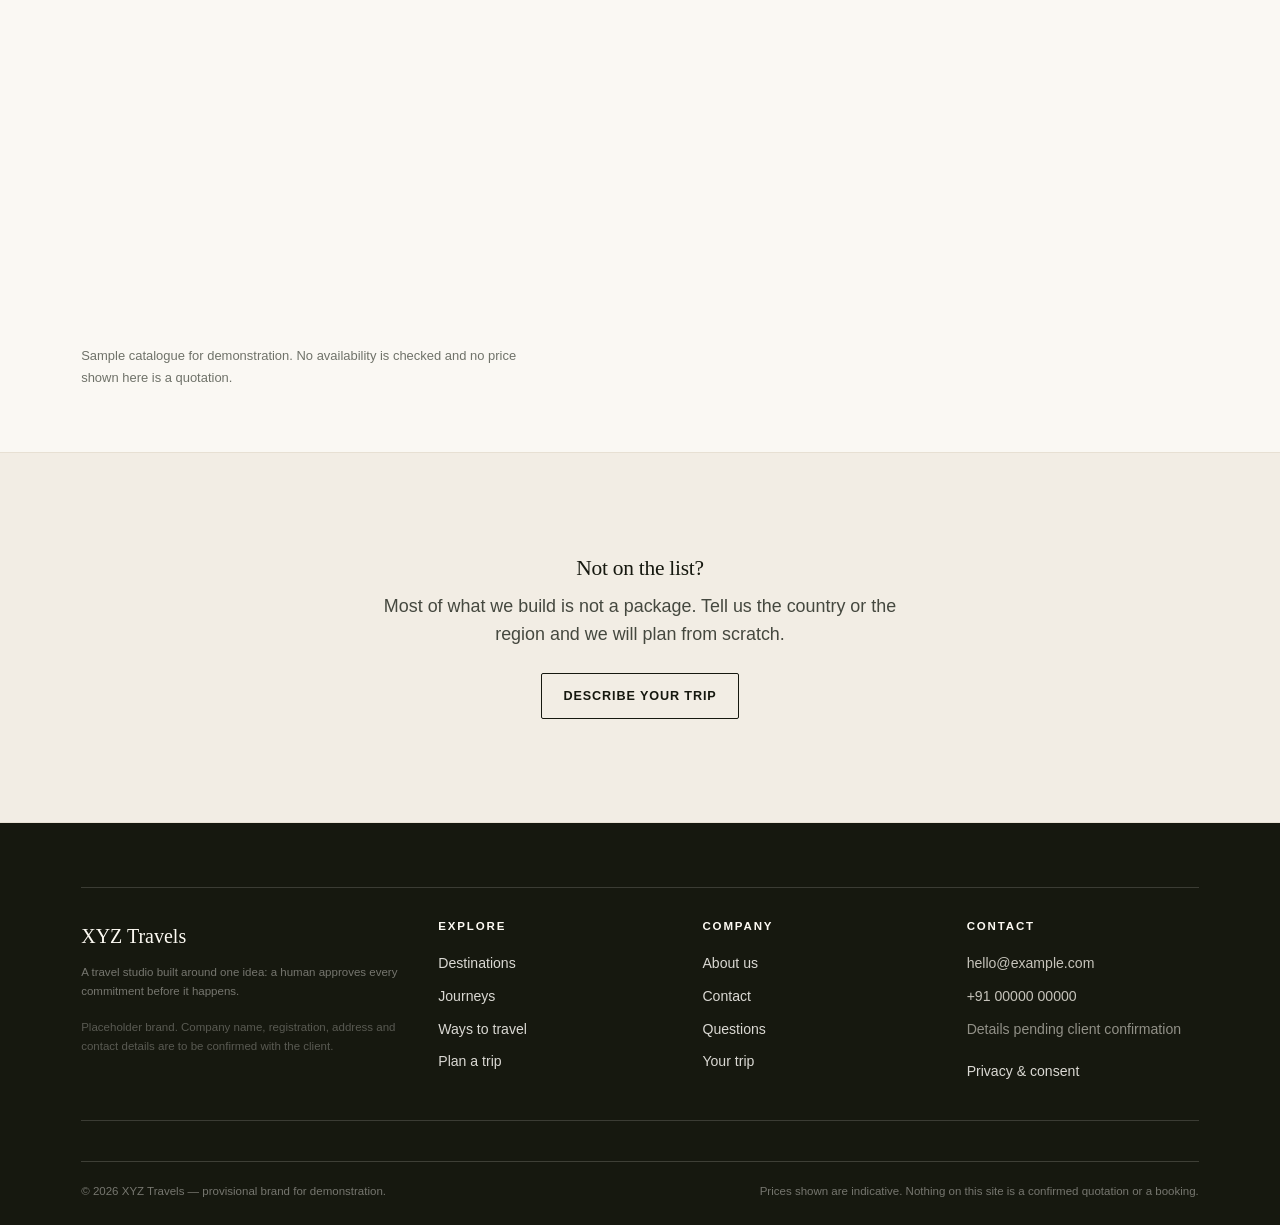
<file: destinations.html>
<!DOCTYPE html>
<html lang="en">
<head>
<meta charset="utf-8">
<meta name="viewport" content="width=device-width, initial-scale=1">
<title>Destinations — XYZ Travels</title>
<meta name="description" content="Browse destinations across India and beyond, filtered by region and travel style.">
<link rel="stylesheet" href="assets/css/site.css">
<link rel="stylesheet" href="assets/css/premium.css">
<link rel="icon" href="data:image/svg+xml,<svg xmlns='http://www.w3.org/2000/svg' viewBox='0 0 32 32'><rect width='32' height='32' fill='%23111a17'/><text x='16' y='23' font-size='19' font-family='Georgia,serif' fill='%23fbf8f2' text-anchor='middle'>X</text></svg>">
</head>
<body data-page="destinations">
<a class="skip" href="#main">Skip to content</a>
<main id="main">

  <section class="section section--tight" style="padding-top:clamp(2.5rem,6vw,4.5rem)">
    <div class="wrap">
      <span class="eyebrow">Destination library</span>
      <h1 style="font-size:var(--step-3);max-width:18ch">Places, with the detail that decides a trip</h1>
      <p class="lede">Best months, realistic durations and what a trip actually looks like day by day. Prices are indicative starting points — a consultant confirms the real number.</p>
    </div>
  </section>

  <section class="section section--tight" style="padding-top:0">
    <div class="wrap">
      <div id="dest-filters"></div>
      <div class="grid-dest" id="destination-grid" style="margin-top:1rem"></div>
      <p class="muted" style="margin-top:2rem">Sample catalogue for demonstration. No availability is checked and no price shown here is a quotation.</p>
    </div>
  </section>

  <section class="section section--sand">
    <div class="wrap" style="text-align:center;max-width:680px">
      <h2 style="font-size:var(--step-2)">Not on the list?</h2>
      <p class="lede" style="margin:.75rem auto 1.5rem">Most of what we build is not a package. Tell us the country or the region and we will plan from scratch.</p>
      <a class="btn" href="plan.html">Describe your trip</a>
    </div>
  </section>

</main>
<script src="assets/js/catalog.js"></script>
<script src="assets/js/components.js"></script>
<script src="assets/js/site.js"></script>
</body>
</html>
</file>
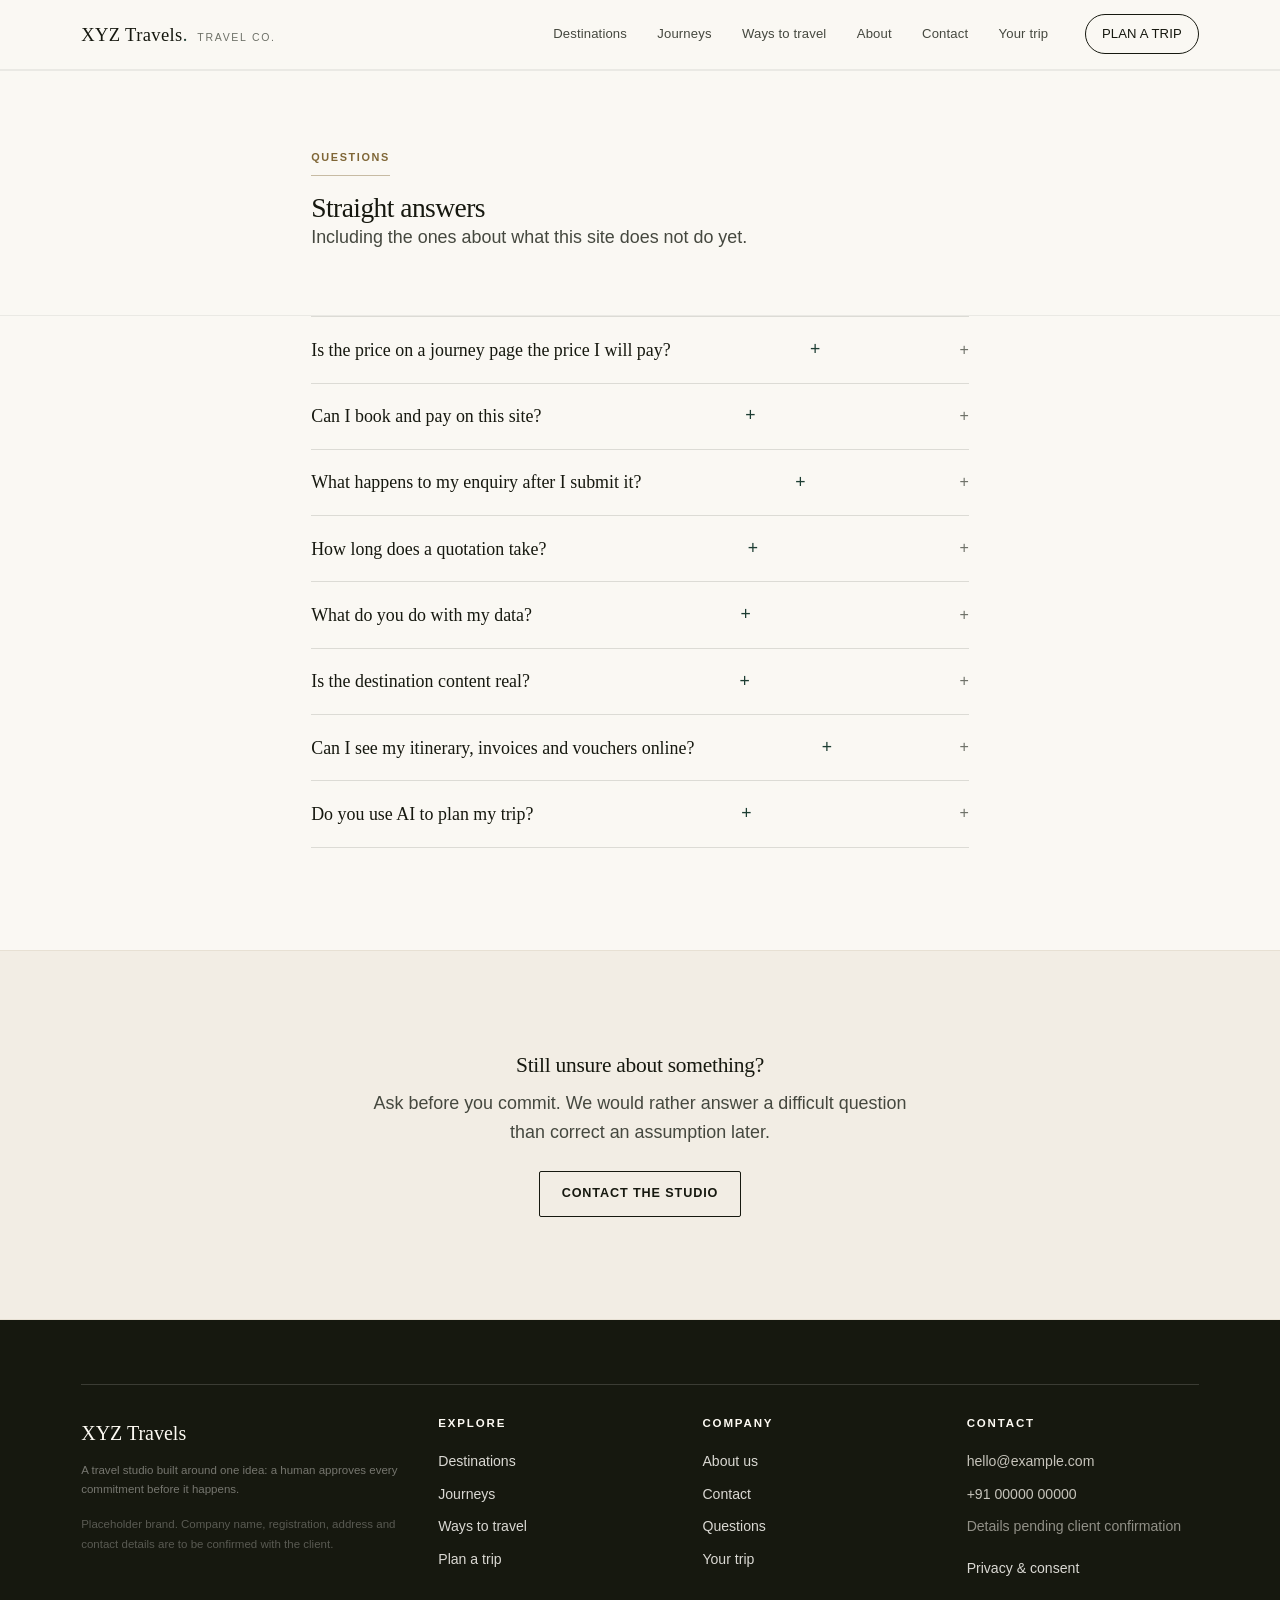
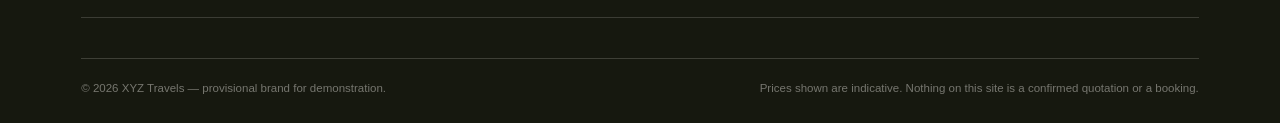
<file: faq.html>
<!DOCTYPE html>
<html lang="en">
<head>
<meta charset="utf-8">
<meta name="viewport" content="width=device-width, initial-scale=1">
<title>Questions — XYZ Travels</title>
<meta name="description" content="How quoting, pricing, approvals and data handling actually work.">
<link rel="stylesheet" href="assets/css/site.css">
<link rel="stylesheet" href="assets/css/premium.css">
<link rel="icon" href="data:image/svg+xml,<svg xmlns='http://www.w3.org/2000/svg' viewBox='0 0 32 32'><rect width='32' height='32' fill='%23111a17'/><text x='16' y='23' font-size='19' font-family='Georgia,serif' fill='%23fbf8f2' text-anchor='middle'>X</text></svg>">
</head>
<body data-page="faq">
<a class="skip" href="#main">Skip to content</a>
<main id="main">

  <section class="section section--tight" style="padding-top:clamp(2.5rem,6vw,4.5rem)">
    <div class="wrap wrap--narrow">
      <span class="eyebrow">Questions</span>
      <h1 style="font-size:var(--step-3)">Straight answers</h1>
      <p class="lede">Including the ones about what this site does not do yet.</p>
    </div>
  </section>

  <section class="section" style="padding-top:0">
    <div class="wrap wrap--narrow">
      <div class="acc" id="faq">
        <div class="acc__item">
          <button class="acc__btn" aria-expanded="false" aria-controls="f1">Is the price on a journey page the price I will pay?<span class="sign">+</span></button>
          <div class="acc__panel" id="f1">
            <p>No. It is an indicative starting point for two people sharing in mid-season, on the properties the itinerary was costed with. Your actual price depends on your dates, room category, party size and what you add or remove.</p>
            <p>A confirmed figure arrives as a written quotation from a consultant, with a validity date and a version number.</p>
          </div>
        </div>
        <div class="acc__item">
          <button class="acc__btn" aria-expanded="false" aria-controls="f2">Can I book and pay on this site?<span class="sign">+</span></button>
          <div class="acc__panel" id="f2">
            <p>Not yet, and deliberately. Online booking and online payment are not enabled. Booking commitment requires a human approval against a specific amount, so it cannot be triggered from a public web form.</p>
            <p>The site will tell you when a capability is missing rather than showing a button that does nothing.</p>
          </div>
        </div>
        <div class="acc__item">
          <button class="acc__btn" aria-expanded="false" aria-controls="f3">What happens to my enquiry after I submit it?<span class="sign">+</span></button>
          <div class="acc__panel" id="f3">
            <p>It is written to our travel platform as a lead and a trip request, with a reference you can use to check progress. It enters a qualification queue — including the party size, dates and budget you gave us.</p>
            <p>A consultant reads it before any price is produced. You are not sent an automated quotation.</p>
          </div>
        </div>
        <div class="acc__item">
          <button class="acc__btn" aria-expanded="false" aria-controls="f4">How long does a quotation take?<span class="sign">+</span></button>
          <div class="acc__panel" id="f4">
            <p>Usually one to two working days for a standard itinerary, longer for multi-country trips or peak-season dates where availability needs checking supplier by supplier.</p>
            <p>We will tell you honestly if a date range is already difficult rather than quoting something we cannot hold.</p>
          </div>
        </div>
        <div class="acc__item">
          <button class="acc__btn" aria-expanded="false" aria-controls="f5">What do you do with my data?<span class="sign">+</span></button>
          <div class="acc__panel" id="f5">
            <p>Your name, email, phone and trip details are held to answer your enquiry and, if you proceed, to operate the trip. Passport and identity documents are restricted to the operations team and never appear in a message, an itinerary or a log line.</p>
            <p>The full statement is in the <a href="privacy.html" style="text-decoration:underline">privacy notice</a>.</p>
          </div>
        </div>
        <div class="acc__item">
          <button class="acc__btn" aria-expanded="false" aria-controls="f6">Is the destination content real?<span class="sign">+</span></button>
          <div class="acc__panel" id="f6">
            <p>The catalogue on this build is sample content written for demonstration. Destinations and outlines are plausible; prices are illustrative. No hotel, flight or seat availability has been checked, and nothing here should be treated as a live offer.</p>
          </div>
        </div>
        <div class="acc__item">
          <button class="acc__btn" aria-expanded="false" aria-controls="f7">Can I see my itinerary, invoices and vouchers online?<span class="sign">+</span></button>
          <div class="acc__panel" id="f7">
            <p>You can check your enquiry's status today with your reference and email. Proposal documents, invoices, receipts, vouchers and visa checklists are not yet served to customers through the portal — those panels are marked unavailable rather than filled with demo data.</p>
          </div>
        </div>
        <div class="acc__item">
          <button class="acc__btn" aria-expanded="false" aria-controls="f8">Do you use AI to plan my trip?<span class="sign">+</span></button>
          <div class="acc__panel" id="f8">
            <p>Software helps us qualify enquiries quickly, cost itineraries and keep records consistent. It does not send prices, confirm bookings, move money or publish anything without a person approving that specific action.</p>
          </div>
        </div>
      </div>
    </div>
  </section>

  <section class="section section--sand">
    <div class="wrap" style="text-align:center;max-width:640px">
      <h2 style="font-size:var(--step-2)">Still unsure about something?</h2>
      <p class="lede" style="margin:.75rem auto 1.5rem">Ask before you commit. We would rather answer a difficult question than correct an assumption later.</p>
      <a class="btn" href="contact.html">Contact the studio</a>
    </div>
  </section>

</main>
<script src="assets/js/catalog.js"></script>
<script src="assets/js/components.js"></script>
<script src="assets/js/site.js"></script>
</body>
</html>
</file>
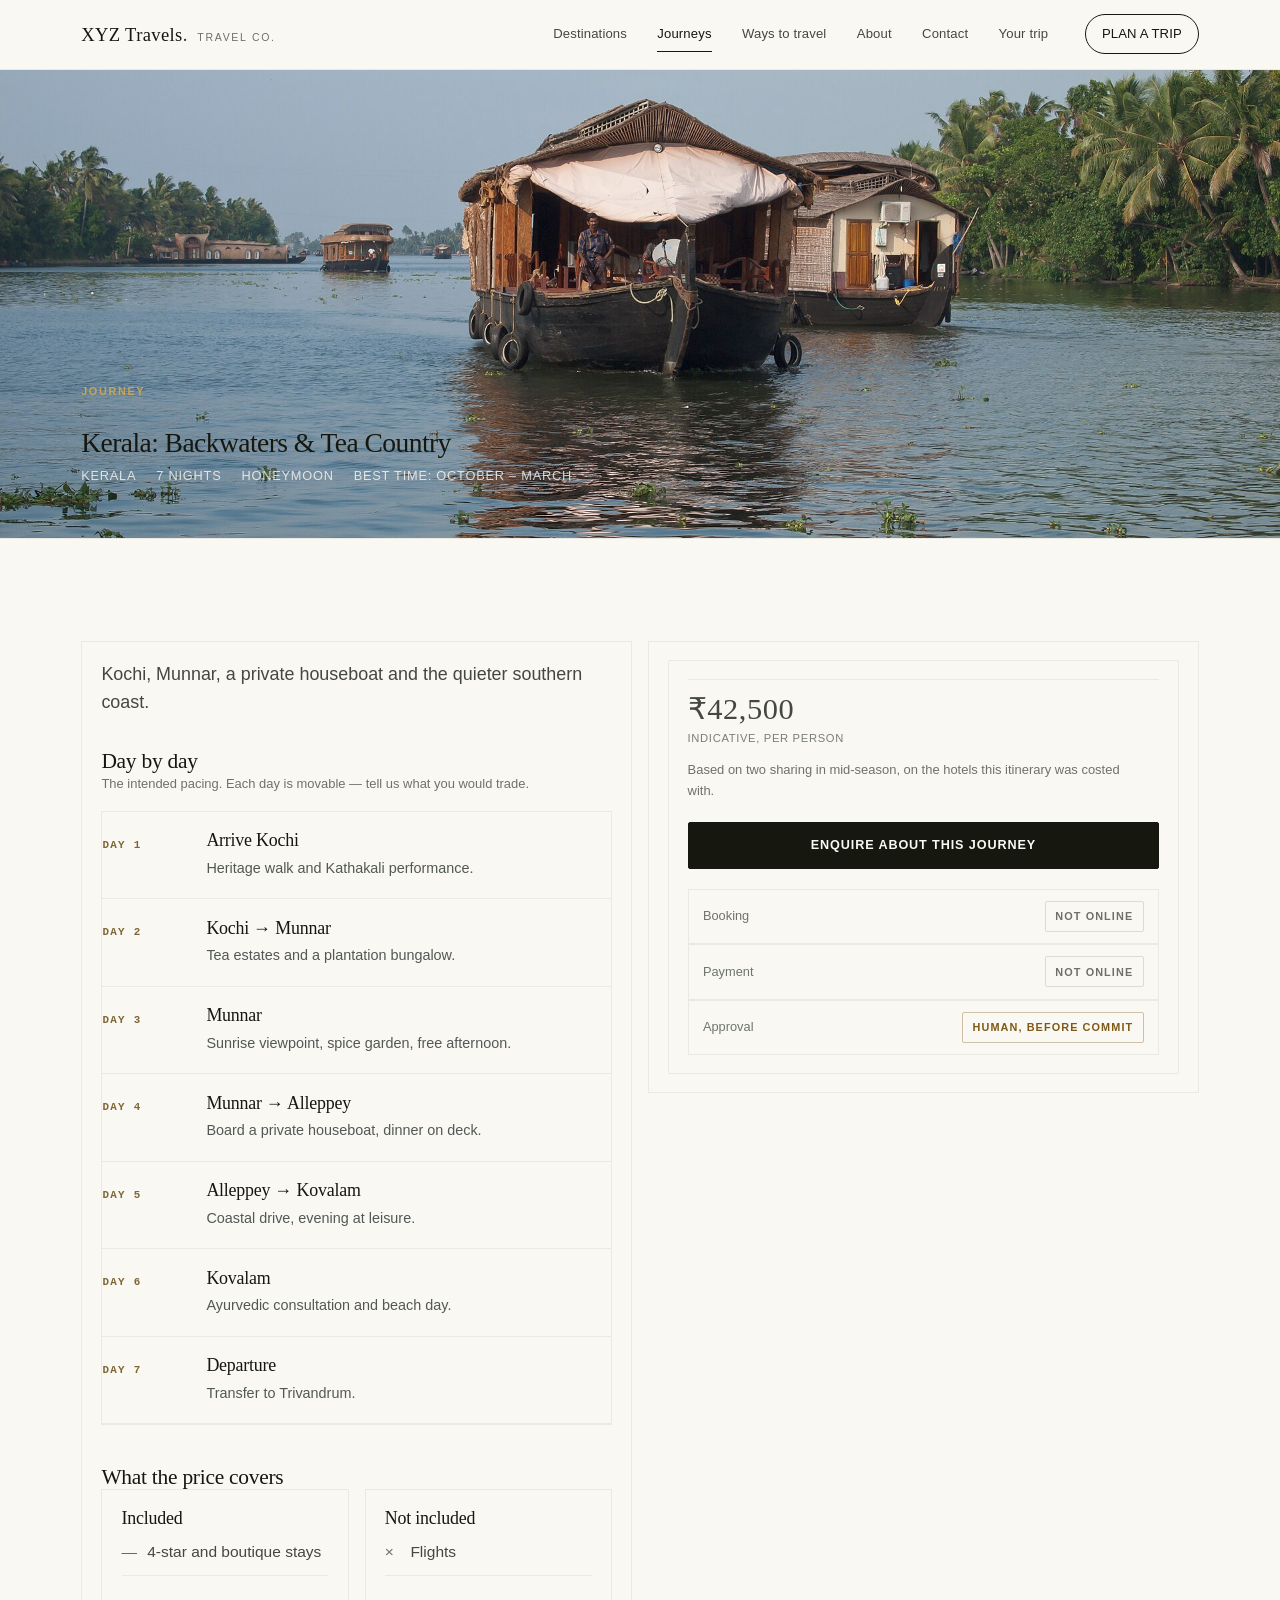
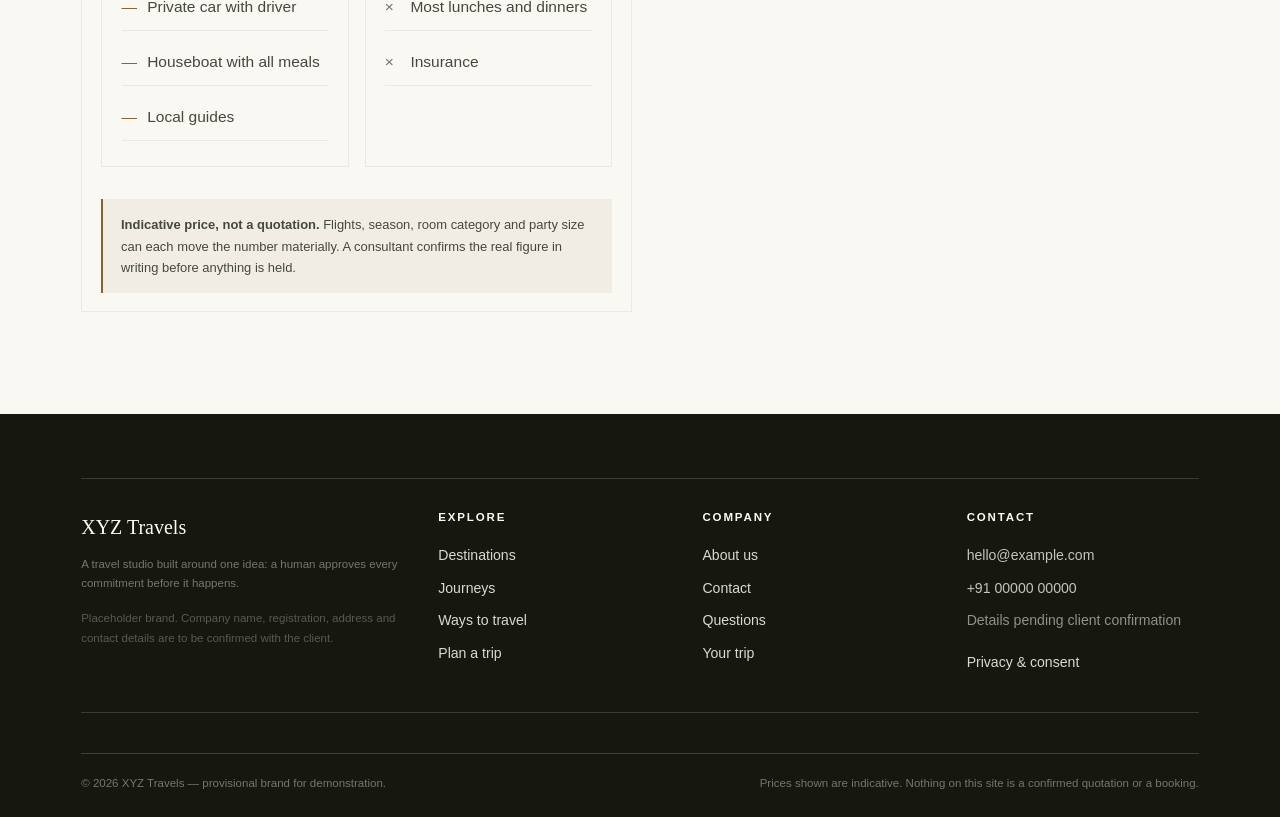
<file: package.html>
<!DOCTYPE html>
<html lang="en">
<head>
<meta charset="utf-8">
<meta name="viewport" content="width=device-width, initial-scale=1">
<title>Journey — XYZ Travels</title>
<meta name="description" content="Journey detail: day-by-day outline, inclusions, exclusions and indicative pricing.">
<link rel="stylesheet" href="assets/css/site.css">
<link rel="stylesheet" href="assets/css/premium.css">
<link rel="icon" href="data:image/svg+xml,<svg xmlns='http://www.w3.org/2000/svg' viewBox='0 0 32 32'><rect width='32' height='32' fill='%23111a17'/><text x='16' y='23' font-size='19' font-family='Georgia,serif' fill='%23fbf8f2' text-anchor='middle'>X</text></svg>">
</head>
<body data-page="packages">
<a class="skip" href="#main">Skip to content</a>
<main id="main">

  <div id="pkg-shell">
    <section class="detail-hero">
      <img id="pkg-img" src="assets/img/kerala.jpg" alt="" width="1920" height="900">
      <div class="wrap detail-hero__body">
        <span class="eyebrow" style="color:var(--gold)">Journey</span>
        <h1 id="pkg-title">Loading…</h1>
        <div class="meta" id="pkg-meta"></div>
      </div>
    </section>

    <div id="package-detail">
      <section class="section">
        <div class="wrap detail-grid">
          <div>
            <p class="lede" id="pkg-summary" style="margin-bottom:2rem"></p>

            <h2 style="font-size:var(--step-2)">Day by day</h2>
            <p class="muted" style="margin-bottom:1rem">The intended pacing. Each day is movable — tell us what you would trade.</p>
            <div class="itinerary" id="pkg-days"></div>

            <h2 style="font-size:var(--step-2);margin-top:2.5rem">What the price covers</h2>
            <div class="inc-grid">
              <div>
                <h3 style="font-size:var(--step-1)">Included</h3>
                <ul class="tick-list" id="pkg-inclusions"></ul>
              </div>
              <div>
                <h3 style="font-size:var(--step-1)">Not included</h3>
                <ul class="tick-list cross-list" id="pkg-exclusions"></ul>
              </div>
            </div>

            <div class="notice" style="margin-top:2rem">
              <strong>Indicative price, not a quotation.</strong> Flights, season, room category and party size can each move the number materially. A consultant confirms the real figure in writing before anything is held.
            </div>
          </div>

          <aside>
            <div class="aside-card">
              <div class="price"><span id="pkg-from">—</span><small>Indicative, per person</small></div>
              <p class="muted" style="margin:.9rem 0 1.25rem">Based on two sharing in mid-season, on the hotels this itinerary was costed with.</p>
              <a class="btn btn--accent" id="pkg-cta" href="plan.html" style="width:100%">Enquire about this journey</a>
              <dl style="margin:1.25rem 0 0">
                <div class="status-row"><dt>Booking</dt><dd><span class="badge badge--off">Not online</span></dd></div>
                <div class="status-row"><dt>Payment</dt><dd><span class="badge badge--off">Not online</span></dd></div>
                <div class="status-row"><dt>Approval</dt><dd><span class="badge badge--wait">Human, before commit</span></dd></div>
              </dl>
            </div>
          </aside>
        </div>
      </section>
    </div>
  </div>

</main>
<script src="assets/js/catalog.js"></script>
<script src="assets/js/components.js"></script>
<script src="assets/js/site.js"></script>
</body>
</html>
</file>
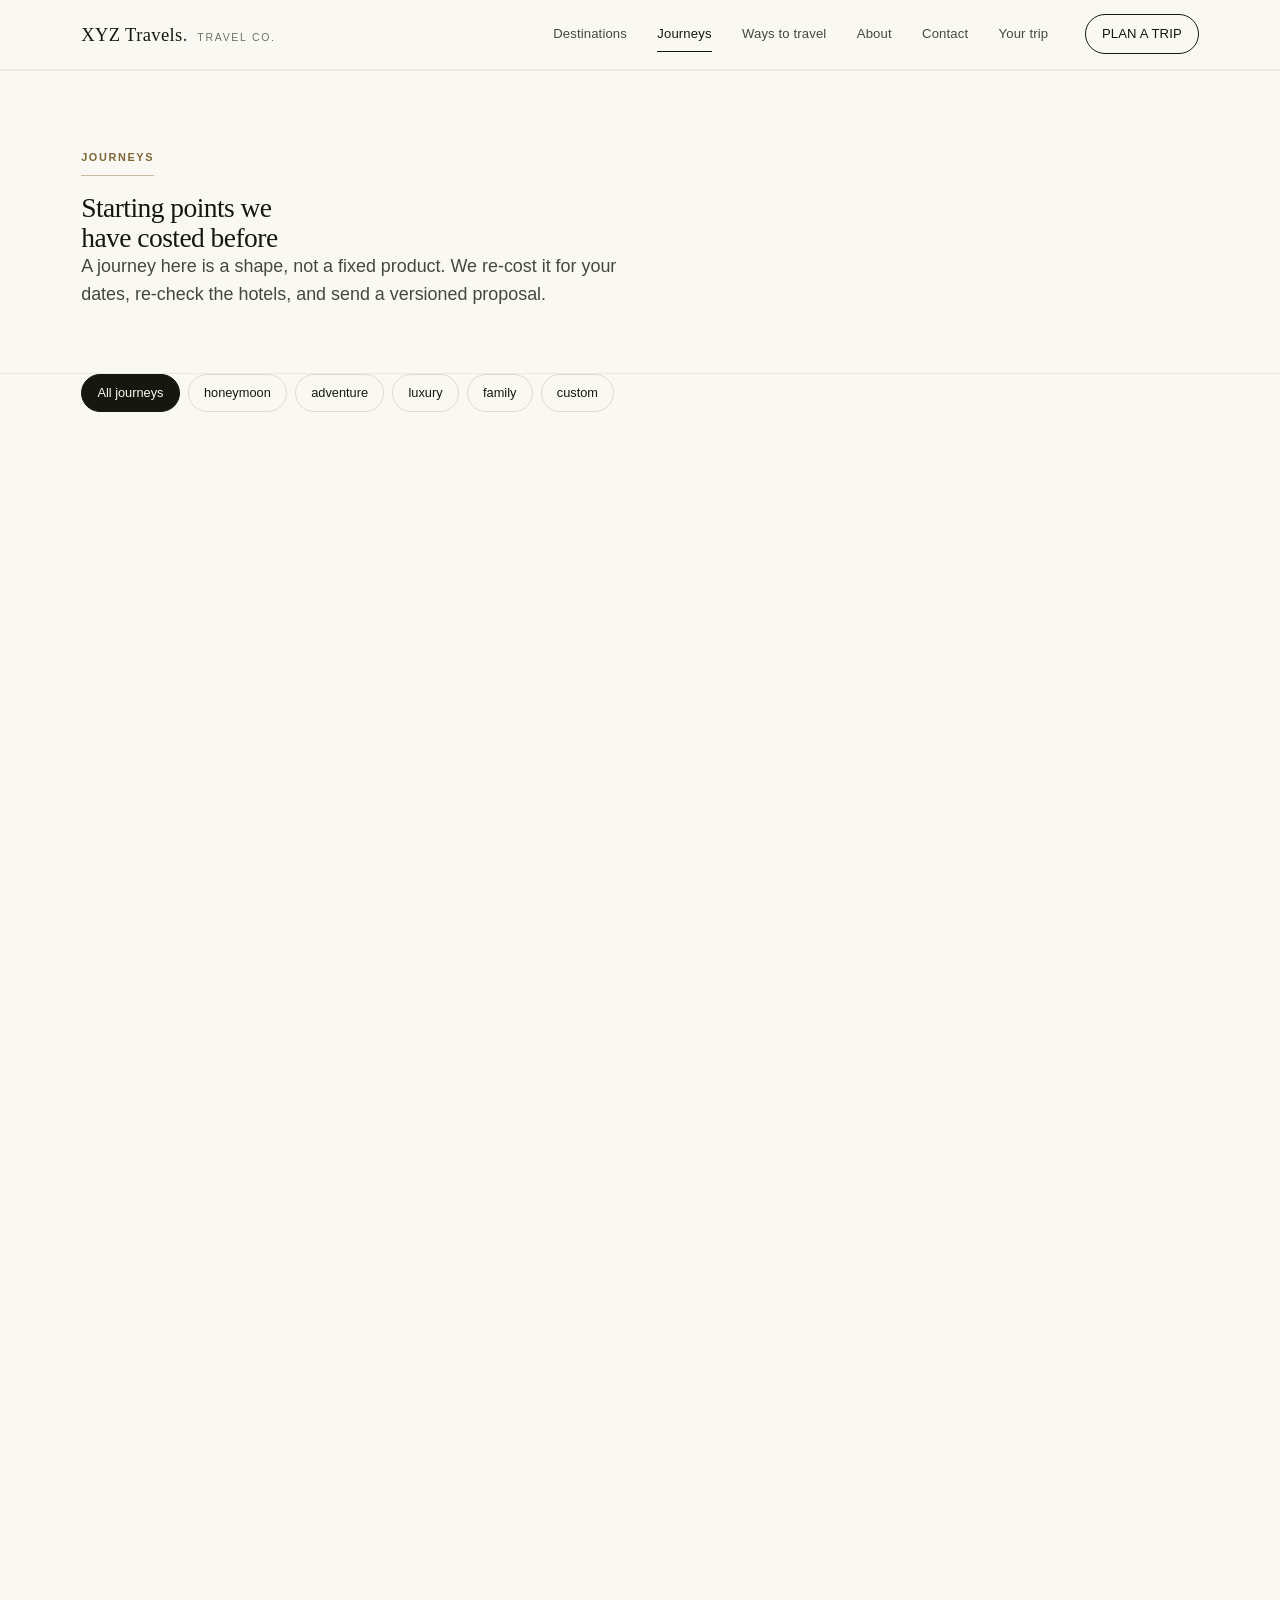
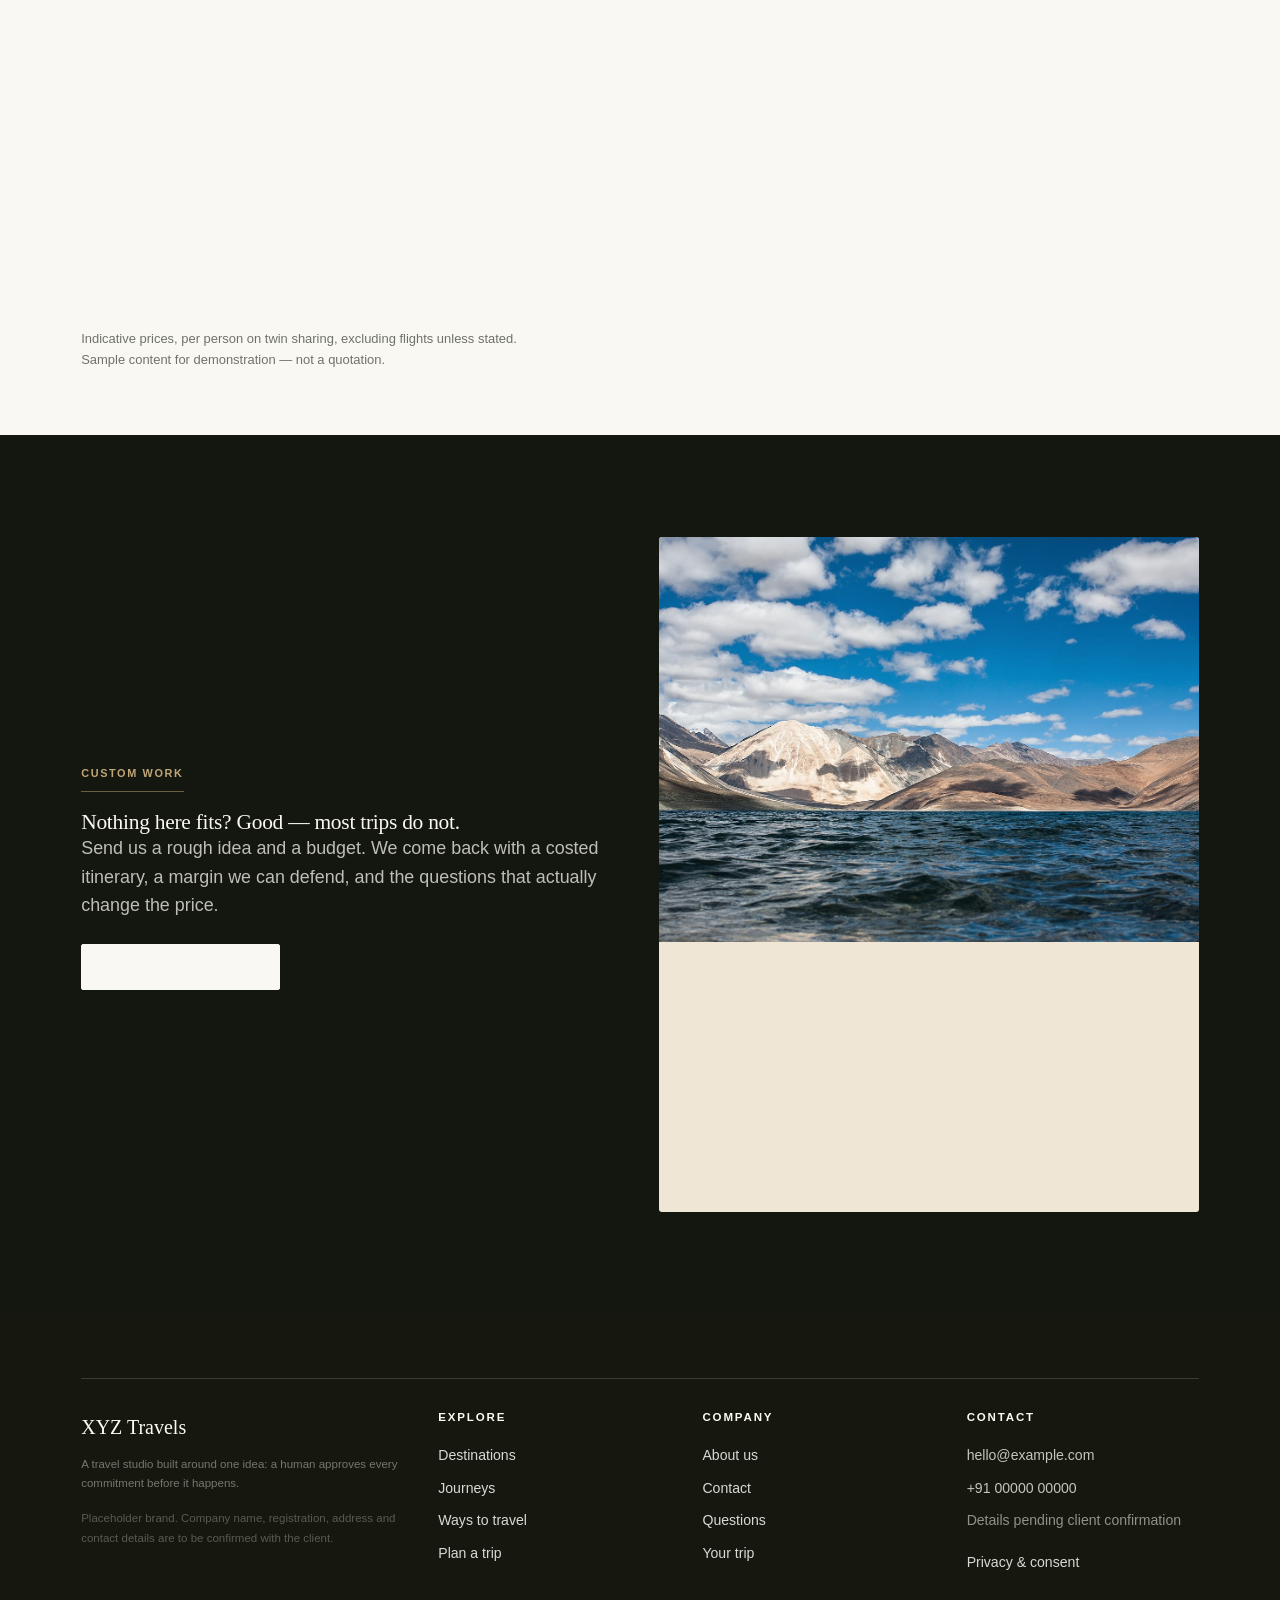
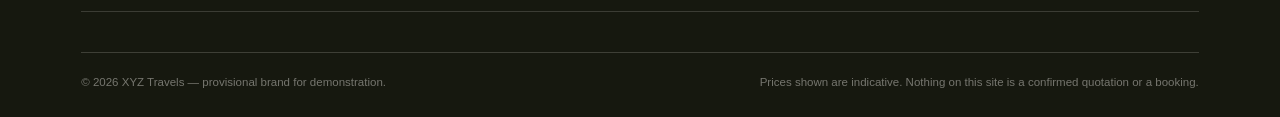
<file: packages.html>
<!DOCTYPE html>
<html lang="en">
<head>
<meta charset="utf-8">
<meta name="viewport" content="width=device-width, initial-scale=1">
<title>Journeys — XYZ Travels</title>
<meta name="description" content="Costed starting points for private journeys across India and beyond, with inclusions and indicative pricing.">
<link rel="stylesheet" href="assets/css/site.css">
<link rel="stylesheet" href="assets/css/premium.css">
<link rel="icon" href="data:image/svg+xml,<svg xmlns='http://www.w3.org/2000/svg' viewBox='0 0 32 32'><rect width='32' height='32' fill='%23111a17'/><text x='16' y='23' font-size='19' font-family='Georgia,serif' fill='%23fbf8f2' text-anchor='middle'>X</text></svg>">
</head>
<body data-page="packages">
<a class="skip" href="#main">Skip to content</a>
<main id="main">

  <section class="section section--tight" style="padding-top:clamp(2.5rem,6vw,4.5rem)">
    <div class="wrap">
      <span class="eyebrow">Journeys</span>
      <h1 style="font-size:var(--step-3);max-width:20ch">Starting points we have costed before</h1>
      <p class="lede">A journey here is a shape, not a fixed product. We re-cost it for your dates, re-check the hotels, and send a versioned proposal.</p>
    </div>
  </section>

  <section class="section section--tight" style="padding-top:0">
    <div class="wrap">
      <div class="filters" id="pkg-filters" role="group" aria-label="Filter journeys by style"></div>
      <div class="grid-pkg" id="package-grid"></div>
      <p class="muted" style="margin-top:2rem">Indicative prices, per person on twin sharing, excluding flights unless stated. Sample content for demonstration — not a quotation.</p>
    </div>
  </section>

  <section class="section section--ink">
    <div class="wrap split">
      <div data-reveal>
        <span class="eyebrow">Custom work</span>
        <h2 style="font-size:var(--step-2)">Nothing here fits? Good — most trips do not.</h2>
        <p class="lede" style="margin-bottom:1.5rem">Send us a rough idea and a budget. We come back with a costed itinerary, a margin we can defend, and the questions that actually change the price.</p>
        <a class="btn btn--light" href="plan.html">Describe your trip</a>
      </div>
      <div class="split__media">
        <img src="assets/img/ladakh.jpg" alt="A high mountain pass in Ladakh" loading="lazy" width="800" height="1000">
      </div>
    </div>
  </section>

</main>
<script src="assets/js/catalog.js"></script>
<script src="assets/js/components.js"></script>
<script src="assets/js/site.js"></script>
</body>
</html>
</file>
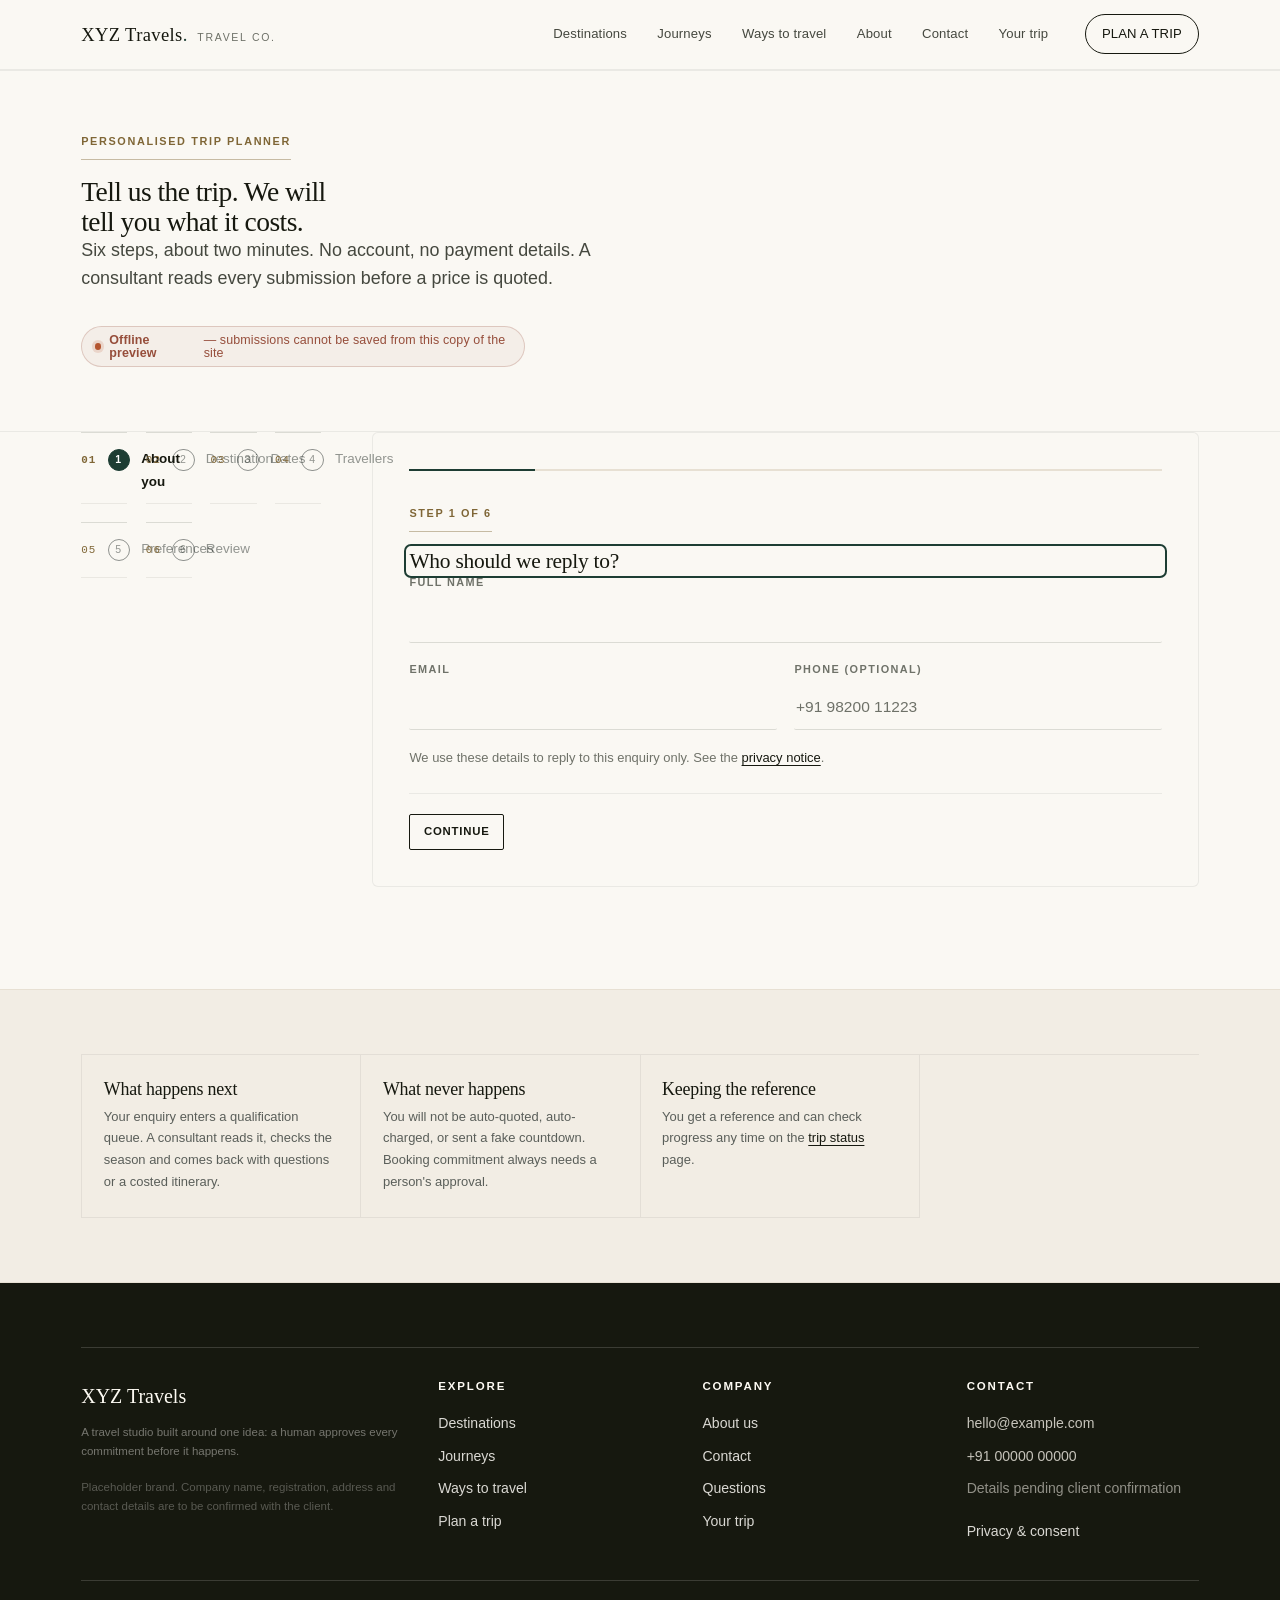
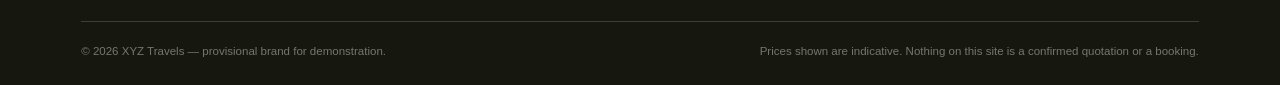
<file: plan.html>
<!DOCTYPE html>
<html lang="en">
<head>
<meta charset="utf-8">
<meta name="viewport" content="width=device-width, initial-scale=1">
<title>Plan a trip — XYZ Travels</title>
<meta name="description" content="Six short steps to describe your trip. A consultant reviews every enquiry before a quotation is issued.">
<link rel="stylesheet" href="assets/css/site.css">
<link rel="stylesheet" href="assets/css/premium.css">
<link rel="icon" href="data:image/svg+xml,<svg xmlns='http://www.w3.org/2000/svg' viewBox='0 0 32 32'><rect width='32' height='32' fill='%23111a17'/><text x='16' y='23' font-size='19' font-family='Georgia,serif' fill='%23fbf8f2' text-anchor='middle'>X</text></svg>">
</head>
<body data-page="plan">
<a class="skip" href="#main">Skip to content</a>
<main id="main">

  <section class="section section--tight" style="padding-top:clamp(2.25rem,5vw,3.5rem)">
    <div class="wrap">
      <span class="eyebrow">Personalised trip planner</span>
      <h1 style="font-size:var(--step-3);max-width:22ch">Tell us the trip. We will tell you what it costs.</h1>
      <p class="lede">Six steps, about two minutes. No account, no payment details. A consultant reads every submission before a price is quoted.</p>
      <p class="muted status-pill" id="mode-tag" data-state="checking" style="margin-top:.9rem">Checking connection to the travel platform…</p>
    </div>
  </section>

  <section class="section" style="padding-top:0">
    <div class="wrap planner">
      <nav class="planner__steps" aria-label="Progress">
        <div class="planner__step" data-state="current"><span class="n">1</span> About you</div>
        <div class="planner__step"><span class="n">2</span> Destination</div>
        <div class="planner__step"><span class="n">3</span> Dates</div>
        <div class="planner__step"><span class="n">4</span> Travellers</div>
        <div class="planner__step"><span class="n">5</span> Preferences</div>
        <div class="planner__step"><span class="n">6</span> Review</div>
      </nav>

      <div class="form-panel" id="form-panel">
        <div class="progress" aria-hidden="true"><div class="progress__bar" id="progress-bar"></div></div>
        <div class="notice alert-box" id="form-alert" role="alert"></div>

        <form id="planner-form" novalidate>
          <!-- 1 -->
          <div class="form-step is-active">
            <span class="eyebrow">Step 1 of 6</span>
            <h2 style="font-size:var(--step-2)">Who should we reply to?</h2>
            <div class="field">
              <label for="p-name">Full name</label>
              <input id="p-name" name="name" type="text" autocomplete="name" required>
              <span class="error" data-error-for="name"></span>
            </div>
            <div class="field-row">
              <div class="field">
                <label for="p-email">Email</label>
                <input id="p-email" name="email" type="email" autocomplete="email" required>
                <span class="error" data-error-for="email"></span>
              </div>
              <div class="field">
                <label for="p-phone">Phone (optional)</label>
                <input id="p-phone" name="phone" type="tel" autocomplete="tel" placeholder="+91 98200 11223">
                <span class="error" data-error-for="phone"></span>
              </div>
            </div>
            <p class="muted">We use these details to reply to this enquiry only. See the <a href="privacy.html" style="text-decoration:underline">privacy notice</a>.</p>
          </div>

          <!-- 2 -->
          <div class="form-step">
            <span class="eyebrow">Step 2 of 6</span>
            <h2 style="font-size:var(--step-2)">Where are you going?</h2>
            <div class="field">
              <label for="p-destination">Destination or region</label>
              <input id="p-destination" name="destination" type="text" list="destination-list" placeholder="Kerala, or Japan, or 'somewhere warm in February'" required>
              <datalist id="destination-list"></datalist>
              <span class="hint">A region or a feeling is fine — you do not need to know the town.</span>
              <span class="error" data-error-for="destination"></span>
            </div>
            <div class="field">
              <label for="p-origin">Departure city</label>
              <input id="p-origin" name="origin" type="text" placeholder="Mumbai" autocomplete="address-level2">
              <span class="hint">This decides flight routing and how the first day is paced.</span>
            </div>
          </div>

          <!-- 3 -->
          <div class="form-step">
            <span class="eyebrow">Step 3 of 6</span>
            <h2 style="font-size:var(--step-2)">When would you travel?</h2>
            <div class="field-row">
              <div class="field">
                <label for="p-start">Departure date</label>
                <input id="p-start" name="startDate" type="date">
                <span class="error" data-error-for="startDate"></span>
              </div>
              <div class="field">
                <label for="p-end">Return date</label>
                <input id="p-end" name="endDate" type="date">
                <span class="error" data-error-for="endDate"></span>
              </div>
            </div>
            <div class="field">
              <label class="consent" style="font-weight:400">
                <input type="checkbox" name="flexible" id="p-flex">
                <span>My dates are flexible — suggest the best window for this destination.</span>
              </label>
            </div>
            <p class="muted">Season changes a price more than almost anything else. If you are flexible, we will tell you which weeks to avoid and why.</p>
          </div>

          <!-- 4 -->
          <div class="form-step">
            <span class="eyebrow">Step 4 of 6</span>
            <h2 style="font-size:var(--step-2)">Who is travelling, and at what budget?</h2>
            <div class="field-row">
              <div class="field">
                <label for="p-adults">Adults</label>
                <input id="p-adults" name="adults" type="number" min="1" max="20" value="2" inputmode="numeric">
                <span class="error" data-error-for="adults"></span>
              </div>
              <div class="field">
                <label for="p-children">Children (under 12)</label>
                <input id="p-children" name="children" type="number" min="0" max="10" value="0" inputmode="numeric">
                <span class="error" data-error-for="children"></span>
              </div>
            </div>
            <div class="field-row">
              <div class="field">
                <label for="p-budget">Budget per person (optional)</label>
                <input id="p-budget" name="budgetAmount" type="number" min="0" step="1000" placeholder="45000" inputmode="numeric">
                <span class="error" data-error-for="budgetAmount"></span>
              </div>
              <div class="field">
                <label for="p-currency">Currency</label>
                <select id="p-currency" name="currency">
                  <option value="INR" selected>INR — Indian rupee</option>
                  <option value="USD">USD — US dollar</option>
                  <option value="EUR">EUR — Euro</option>
                  <option value="GBP">GBP — Pound sterling</option>
                  <option value="AED">AED — UAE dirham</option>
                </select>
              </div>
            </div>
            <div class="field">
              <label for="p-band">Budget band</label>
              <select id="p-band" name="budgetBand">
                <option value="unstated" selected>Not sure yet</option>
                <option value="value">Value — best price for the experience</option>
                <option value="standard">Standard — comfortable, well located</option>
                <option value="premium">Premium — notable properties</option>
                <option value="luxury">Luxury — no compromise on stay</option>
              </select>
              <span class="hint">An honest band gets you a more useful first quote than a low one.</span>
            </div>
          </div>

          <!-- 5 -->
          <div class="form-step">
            <span class="eyebrow">Step 5 of 6</span>
            <h2 style="font-size:var(--step-2)">How do you like to travel?</h2>
            <fieldset>
              <legend>Travel style (choose any)</legend>
              <div class="chips">
                <label class="chip"><input type="checkbox" name="style" value="honeymoon"> Honeymoon</label>
                <label class="chip"><input type="checkbox" name="style" value="family"> Family</label>
                <label class="chip"><input type="checkbox" name="style" value="adventure"> Adventure</label>
                <label class="chip"><input type="checkbox" name="style" value="luxury"> Luxury</label>
                <label class="chip"><input type="checkbox" name="style" value="group"> Group / celebration</label>
                <label class="chip"><input type="checkbox" name="style" value="slow"> Slow travel</label>
                <label class="chip"><input type="checkbox" name="style" value="culture"> Culture &amp; food</label>
              </div>
            </fieldset>
            <div class="field">
              <label for="p-accom">Accommodation preference</label>
              <select id="p-accom" name="accommodation">
                <option value="">No strong preference</option>
                <option>Boutique and independent</option>
                <option>Heritage and palace hotels</option>
                <option>International chains</option>
                <option>Resorts with pools</option>
                <option>Homestays</option>
                <option>Camps and lodges</option>
              </select>
            </div>
            <div class="field">
              <label for="p-notes">Anything we should know?</label>
              <textarea id="p-notes" name="notes" placeholder="Anniversary on day 3, one vegetarian traveller, no early starts, a child who gets car sick…"></textarea>
              <span class="hint">The small constraints are usually what make a trip work.</span>
            </div>
            <!-- honeypot: hidden from people, attractive to bots -->
            <div style="position:absolute;left:-9999px" aria-hidden="true">
              <label for="p-website">Website</label>
              <input id="p-website" name="website" type="text" tabindex="-1" autocomplete="off">
            </div>
          </div>

          <!-- 6 -->
          <div class="form-step">
            <span class="eyebrow">Step 6 of 6</span>
            <h2 style="font-size:var(--step-2)">Check it over</h2>
            <div class="review" id="review-box"></div>
            <div class="field" style="margin-top:1.5rem">
              <label class="consent">
                <input type="checkbox" name="consent" id="p-consent">
                <span>I agree that XYZ Travels may use these details to respond to this enquiry, as described in the <a href="privacy.html" style="text-decoration:underline">privacy notice</a>. Nothing is booked and no payment is taken.</span>
              </label>
              <span class="error" data-error-for="consent"></span>
            </div>
          </div>

          <div class="form-nav">
            <button class="btn btn--ghost btn--sm" type="button" id="btn-back" hidden>Back</button>
            <button class="btn btn--sm" type="button" id="btn-next">Continue</button>
            <button class="btn btn--accent btn--sm" type="button" id="btn-submit" hidden>Submit enquiry</button>
          </div>
        </form>
      </div>
    </div>
  </section>

  <section class="section section--sand section--tight">
    <div class="wrap">
      <div class="trust" style="color:var(--ink)">
        <div class="trust__item">
          <h3>What happens next</h3>
          <p style="color:rgba(17,26,23,.68)">Your enquiry enters a qualification queue. A consultant reads it, checks the season and comes back with questions or a costed itinerary.</p>
        </div>
        <div class="trust__item">
          <h3>What never happens</h3>
          <p style="color:rgba(17,26,23,.68)">You will not be auto-quoted, auto-charged, or sent a fake countdown. Booking commitment always needs a person's approval.</p>
        </div>
        <div class="trust__item">
          <h3>Keeping the reference</h3>
          <p style="color:rgba(17,26,23,.68)">You get a reference and can check progress any time on the <a href="portal.html" style="text-decoration:underline">trip status</a> page.</p>
        </div>
      </div>
    </div>
  </section>

</main>
<script src="assets/js/api-config.js"></script>
<script src="assets/js/catalog.js"></script>
<script src="assets/js/components.js"></script>
<script src="assets/js/site.js"></script>
<script src="assets/js/planner.js"></script>
<script>
  // populate the destination datalist from the sample catalogue
  (function () {
    var dl = document.getElementById("destination-list");
    if (!dl || !window.CATALOG) return;
    window.CATALOG.destinations.forEach(function (d) {
      var o = document.createElement("option");
      o.value = d.name;
      dl.appendChild(o);
    });
  })();
</script>
</body>
</html>
</file>
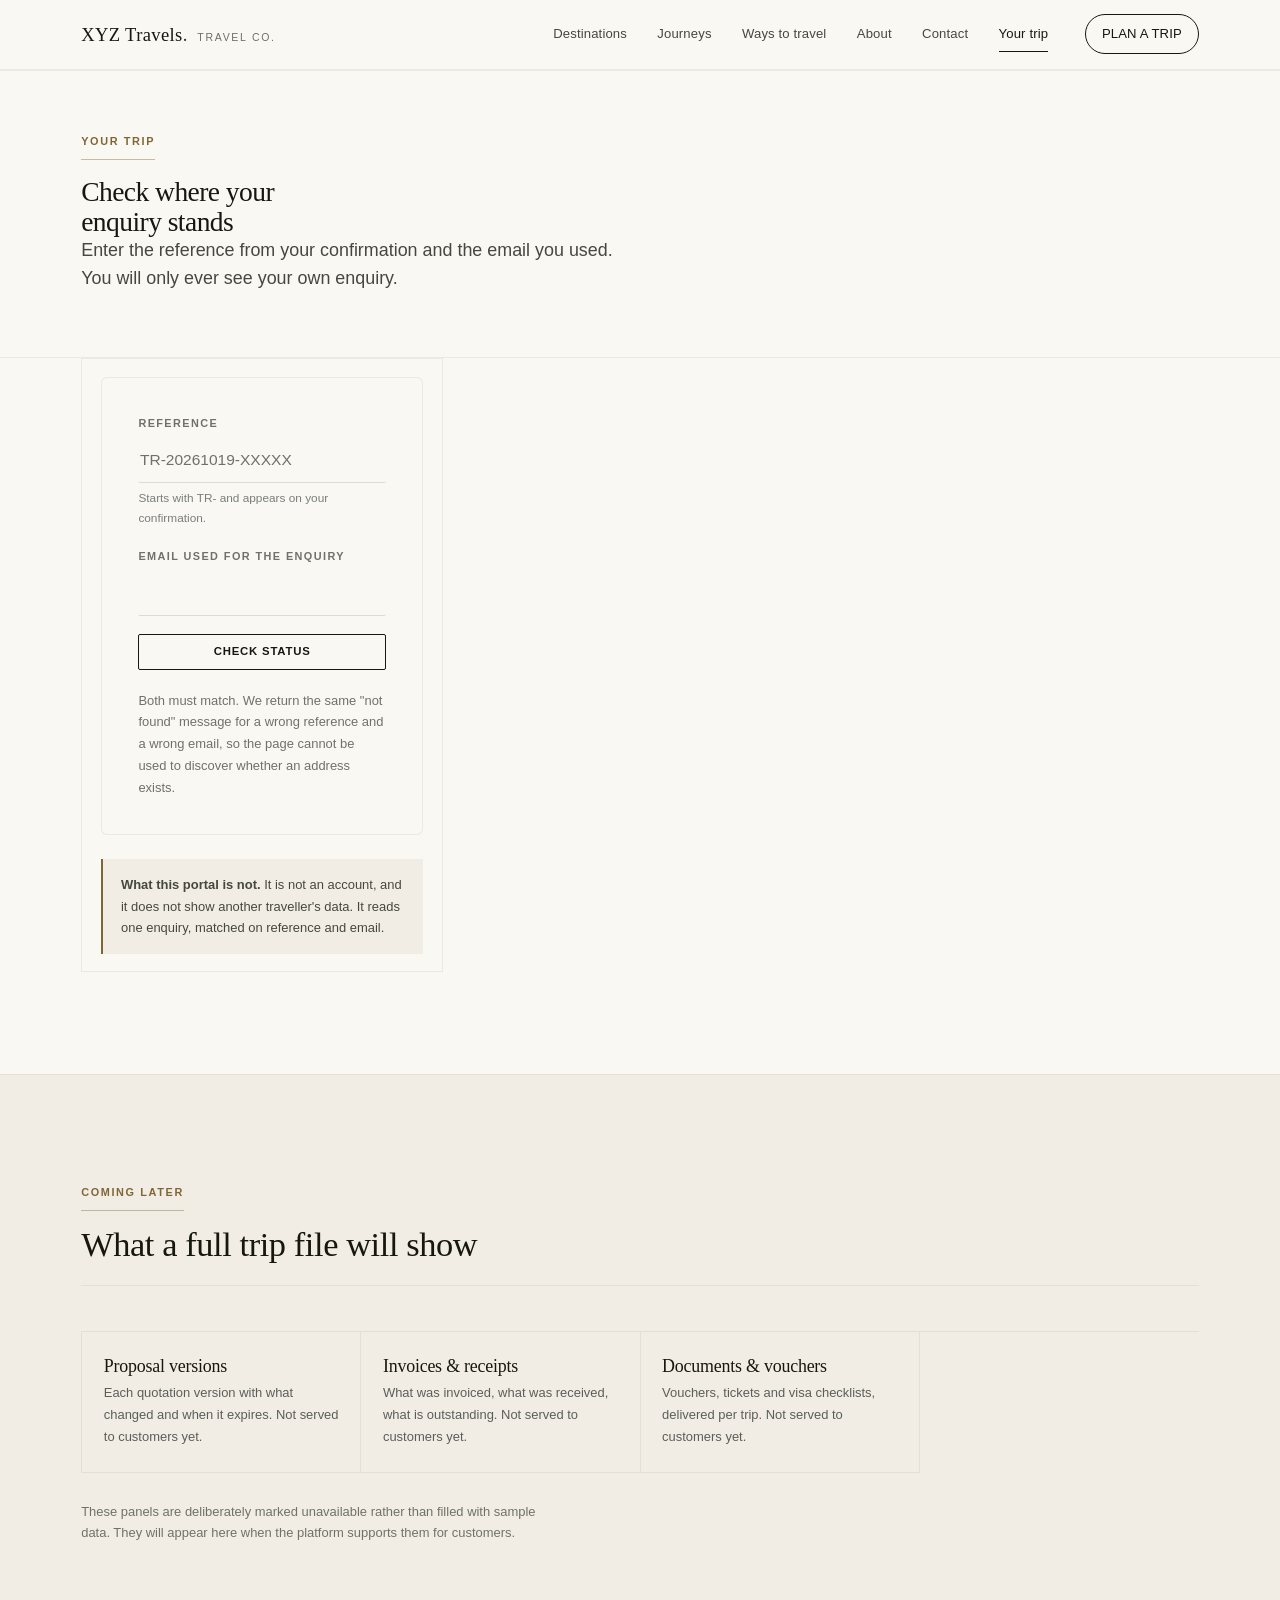
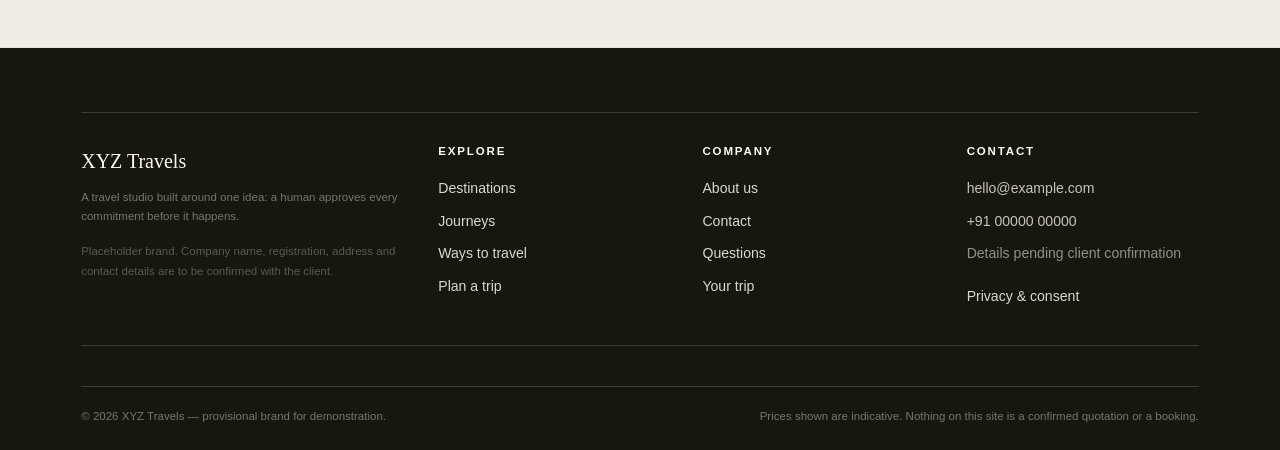
<file: portal.html>
<!DOCTYPE html>
<html lang="en">
<head>
<meta charset="utf-8">
<meta name="viewport" content="width=device-width, initial-scale=1">
<title>Your trip — XYZ Travels</title>
<meta name="description" content="Check the status of an enquiry with your reference and email.">
<meta name="robots" content="noindex">
<link rel="stylesheet" href="assets/css/site.css">
<link rel="stylesheet" href="assets/css/premium.css">
<link rel="icon" href="data:image/svg+xml,<svg xmlns='http://www.w3.org/2000/svg' viewBox='0 0 32 32'><rect width='32' height='32' fill='%23111a17'/><text x='16' y='23' font-size='19' font-family='Georgia,serif' fill='%23fbf8f2' text-anchor='middle'>X</text></svg>">
</head>
<body data-page="portal">
<a class="skip" href="#main">Skip to content</a>
<main id="main">

  <section class="section section--tight" style="padding-top:clamp(2.25rem,5vw,3.5rem)">
    <div class="wrap">
      <span class="eyebrow">Your trip</span>
      <h1 style="font-size:var(--step-3);max-width:20ch">Check where your enquiry stands</h1>
      <p class="lede">Enter the reference from your confirmation and the email you used. You will only ever see your own enquiry.</p>
    </div>
  </section>

  <section class="section" style="padding-top:0">
    <div class="wrap portal-grid">
      <div>
        <div class="form-panel">
          <div class="notice alert-box" id="portal-alert" role="alert"></div>
          <form id="portal-form" novalidate>
            <div class="field">
              <label for="q-ref">Reference</label>
              <input id="q-ref" name="ref" type="text" placeholder="TR-20261019-XXXXX" autocapitalize="characters" autocomplete="off" required>
              <span class="hint">Starts with TR- and appears on your confirmation.</span>
            </div>
            <div class="field">
              <label for="q-email">Email used for the enquiry</label>
              <input id="q-email" name="email" type="email" autocomplete="email" required>
            </div>
            <button class="btn btn--sm" type="submit" id="portal-btn" style="width:100%">Check status</button>
          </form>
          <p class="muted" style="margin:1.25rem 0 0">Both must match. We return the same "not found" message for a wrong reference and a wrong email, so the page cannot be used to discover whether an address exists.</p>
        </div>

        <div class="notice" style="margin-top:1.5rem">
          <strong>What this portal is not.</strong> It is not an account, and it does not show another traveller's data. It reads one enquiry, matched on reference and email.
        </div>
      </div>

      <div id="portal-result" hidden></div>
    </div>
  </section>

  <section class="section section--sand">
    <div class="wrap">
      <div class="section-head"><div><span class="eyebrow">Coming later</span><h2>What a full trip file will show</h2></div></div>
      <div class="trust" style="color:var(--ink)">
        <div class="trust__item">
          <h3>Proposal versions</h3>
          <p style="color:rgba(17,26,23,.68)">Each quotation version with what changed and when it expires. Not served to customers yet.</p>
        </div>
        <div class="trust__item">
          <h3>Invoices &amp; receipts</h3>
          <p style="color:rgba(17,26,23,.68)">What was invoiced, what was received, what is outstanding. Not served to customers yet.</p>
        </div>
        <div class="trust__item">
          <h3>Documents &amp; vouchers</h3>
          <p style="color:rgba(17,26,23,.68)">Vouchers, tickets and visa checklists, delivered per trip. Not served to customers yet.</p>
        </div>
      </div>
      <p class="muted" style="margin-top:1.75rem">These panels are deliberately marked unavailable rather than filled with sample data. They will appear here when the platform supports them for customers.</p>
    </div>
  </section>

</main>
<script src="assets/js/api-config.js"></script>
<script src="assets/js/catalog.js"></script>
<script src="assets/js/components.js"></script>
<script src="assets/js/site.js"></script>
<script src="assets/js/portal.js"></script>
</body>
</html>
</file>
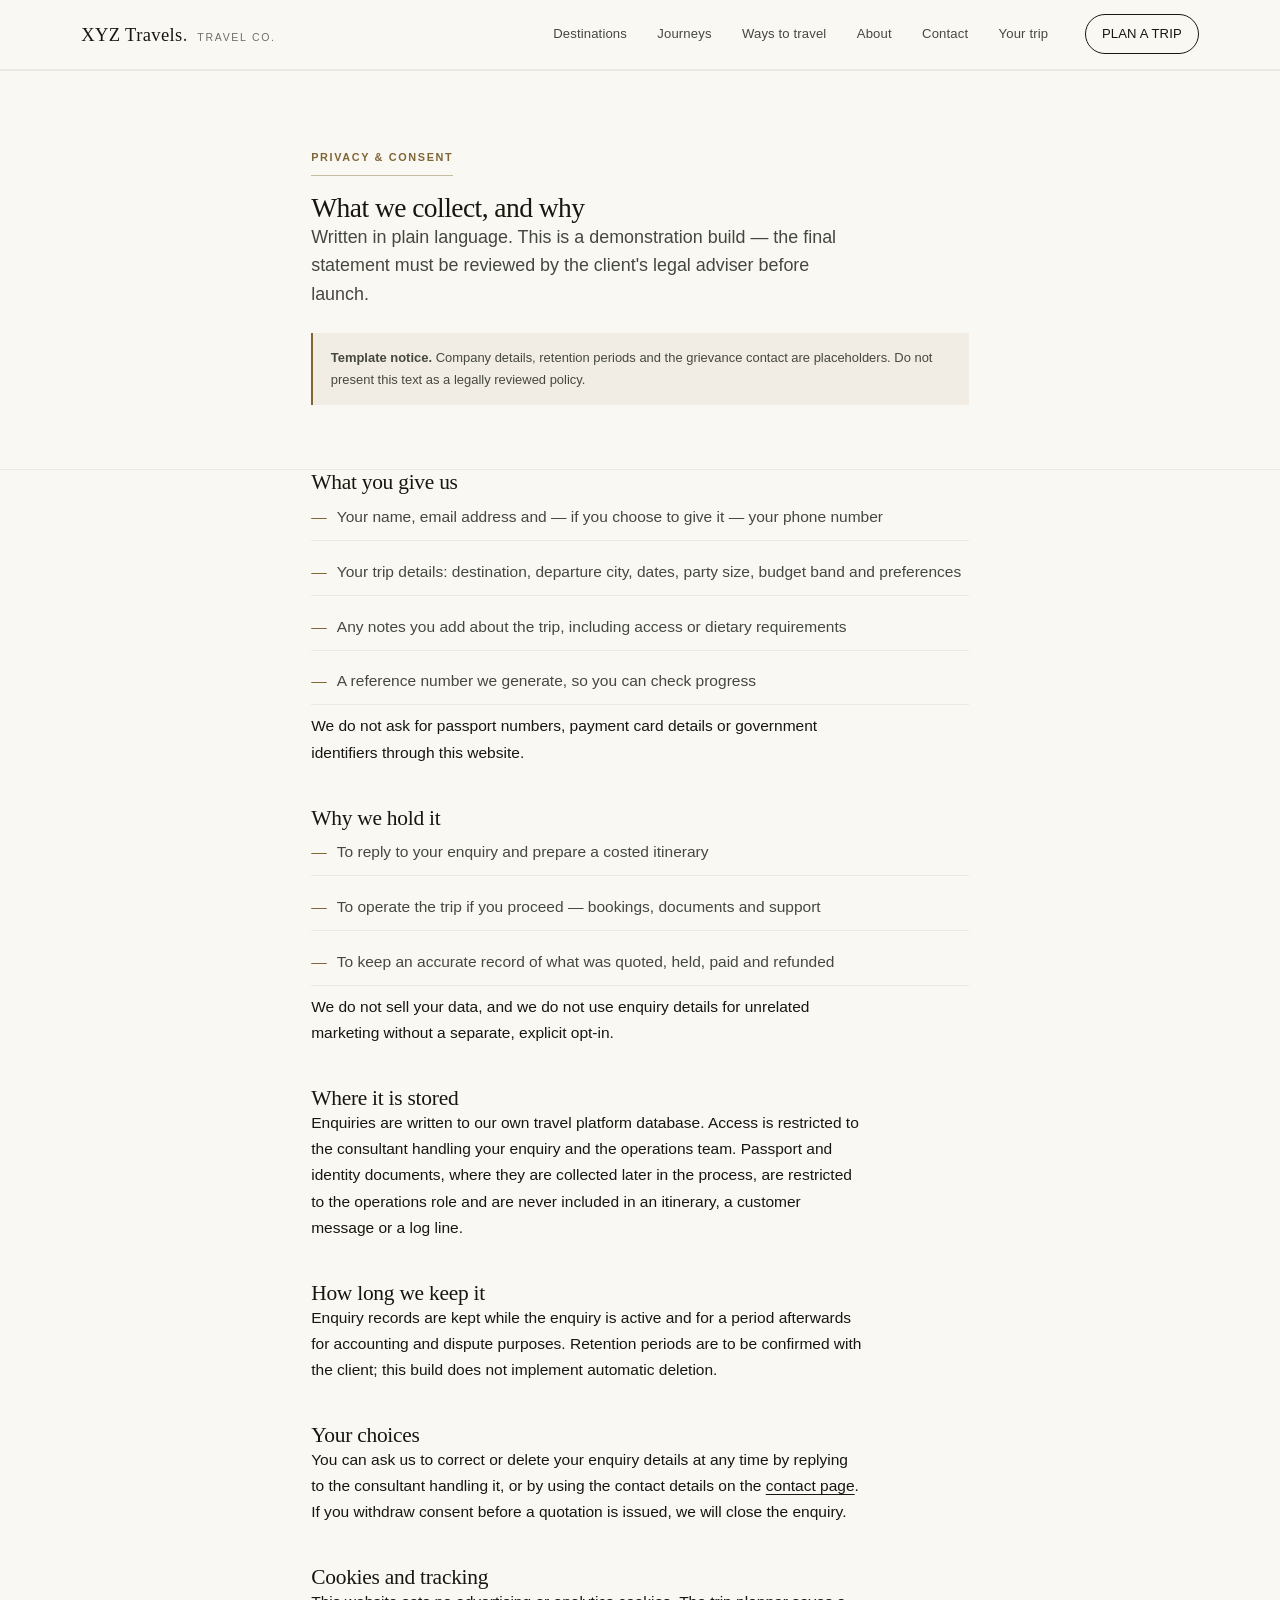
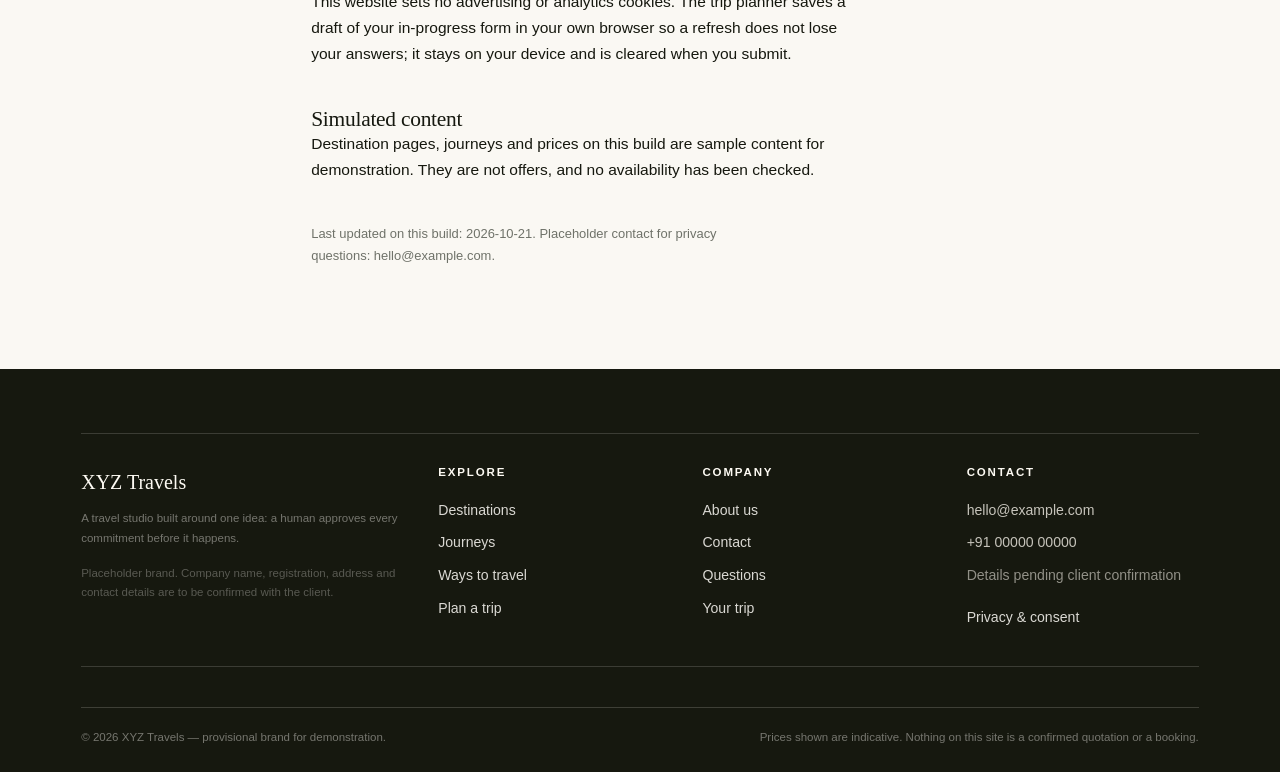
<file: privacy.html>
<!DOCTYPE html>
<html lang="en">
<head>
<meta charset="utf-8">
<meta name="viewport" content="width=device-width, initial-scale=1">
<title>Privacy &amp; consent — XYZ Travels</title>
<meta name="description" content="What we collect when you submit a trip enquiry, why, and how long we keep it.">
<link rel="stylesheet" href="assets/css/site.css">
<link rel="stylesheet" href="assets/css/premium.css">
<link rel="icon" href="data:image/svg+xml,<svg xmlns='http://www.w3.org/2000/svg' viewBox='0 0 32 32'><rect width='32' height='32' fill='%23111a17'/><text x='16' y='23' font-size='19' font-family='Georgia,serif' fill='%23fbf8f2' text-anchor='middle'>X</text></svg>">
</head>
<body data-page="privacy">
<a class="skip" href="#main">Skip to content</a>
<main id="main">

  <section class="section section--tight" style="padding-top:clamp(2.5rem,6vw,4.5rem)">
    <div class="wrap wrap--narrow">
      <span class="eyebrow">Privacy &amp; consent</span>
      <h1 style="font-size:var(--step-3)">What we collect, and why</h1>
      <p class="lede">Written in plain language. This is a demonstration build — the final statement must be reviewed by the client's legal adviser before launch.</p>
      <div class="notice" style="margin-top:1.5rem">
        <strong>Template notice.</strong> Company details, retention periods and the grievance contact are placeholders. Do not present this text as a legally reviewed policy.
      </div>
    </div>
  </section>

  <section class="section" style="padding-top:0">
    <div class="wrap wrap--narrow">

      <h2 style="font-size:var(--step-2)">What you give us</h2>
      <ul class="tick-list">
        <li>Your name, email address and — if you choose to give it — your phone number</li>
        <li>Your trip details: destination, departure city, dates, party size, budget band and preferences</li>
        <li>Any notes you add about the trip, including access or dietary requirements</li>
        <li>A reference number we generate, so you can check progress</li>
      </ul>
      <p>We do not ask for passport numbers, payment card details or government identifiers through this website.</p>

      <h2 style="font-size:var(--step-2);margin-top:2.5rem">Why we hold it</h2>
      <ul class="tick-list">
        <li>To reply to your enquiry and prepare a costed itinerary</li>
        <li>To operate the trip if you proceed — bookings, documents and support</li>
        <li>To keep an accurate record of what was quoted, held, paid and refunded</li>
      </ul>
      <p>We do not sell your data, and we do not use enquiry details for unrelated marketing without a separate, explicit opt-in.</p>

      <h2 style="font-size:var(--step-2);margin-top:2.5rem">Where it is stored</h2>
      <p>Enquiries are written to our own travel platform database. Access is restricted to the consultant handling your enquiry and the operations team. Passport and identity documents, where they are collected later in the process, are restricted to the operations role and are never included in an itinerary, a customer message or a log line.</p>

      <h2 style="font-size:var(--step-2);margin-top:2.5rem">How long we keep it</h2>
      <p>Enquiry records are kept while the enquiry is active and for a period afterwards for accounting and dispute purposes. Retention periods are to be confirmed with the client; this build does not implement automatic deletion.</p>

      <h2 style="font-size:var(--step-2);margin-top:2.5rem">Your choices</h2>
      <p>You can ask us to correct or delete your enquiry details at any time by replying to the consultant handling it, or by using the contact details on the <a href="contact.html" style="text-decoration:underline">contact page</a>. If you withdraw consent before a quotation is issued, we will close the enquiry.</p>

      <h2 style="font-size:var(--step-2);margin-top:2.5rem">Cookies and tracking</h2>
      <p>This website sets no advertising or analytics cookies. The trip planner saves a draft of your in-progress form in your own browser so a refresh does not lose your answers; it stays on your device and is cleared when you submit.</p>

      <h2 style="font-size:var(--step-2);margin-top:2.5rem">Simulated content</h2>
      <p>Destination pages, journeys and prices on this build are sample content for demonstration. They are not offers, and no availability has been checked.</p>

      <p class="muted" style="margin-top:2.5rem">Last updated on this build: 2026-10-21. Placeholder contact for privacy questions: hello@example.com.</p>
    </div>
  </section>

</main>
<script src="assets/js/catalog.js"></script>
<script src="assets/js/components.js"></script>
<script src="assets/js/site.js"></script>
</body>
</html>
</file>
<file: assets/css/site.css>
/* =============================================================================
   Meridian Travel Co. — customer-facing design system
   Provisional brand. Replace the six tokens below to re-skin the whole site.
   No external fonts, no CDN, no framework: this must work offline in a demo.
   ========================================================================== */

:root {
  --ink: #111a17;
  --ink-soft: #2c3a34;
  --paper: #fbf8f2;
  --sand: #efe6d6;
  --line: rgba(17, 26, 23, 0.14);
  --line-soft: rgba(17, 26, 23, 0.07);
  --accent: #b3563b;
  --accent-deep: #8f422b;
  --forest: #14483a;
  --gold: #c8a45c;
  --danger: #a33224;
  --ok: #1f6b4f;

  --font-display: "Iowan Old Style", "Palatino Linotype", Palatino, "Book Antiqua", Georgia, serif;
  --font-body: -apple-system, BlinkMacSystemFont, "Segoe UI", Roboto, "Helvetica Neue", Arial, sans-serif;

  --step--1: clamp(0.79rem, 0.76rem + 0.14vw, 0.88rem);
  --step-0: clamp(0.95rem, 0.91rem + 0.2vw, 1.06rem);
  --step-1: clamp(1.14rem, 1.05rem + 0.45vw, 1.4rem);
  --step-2: clamp(1.4rem, 1.22rem + 0.85vw, 1.95rem);
  --step-3: clamp(1.85rem, 1.45rem + 1.9vw, 3rem);
  --step-4: clamp(2.4rem, 1.6rem + 3.6vw, 4.6rem);

  --gutter: clamp(1.15rem, 3vw, 3.5rem);
  --measure: 68ch;
  --radius: 3px;
  --radius-lg: 6px;
  --shadow-sm: 0 1px 2px rgba(17, 26, 23, 0.06), 0 6px 18px rgba(17, 26, 23, 0.05);
  --shadow-md: 0 2px 6px rgba(17, 26, 23, 0.07), 0 18px 48px rgba(17, 26, 23, 0.1);
  --ease: cubic-bezier(0.22, 0.61, 0.36, 1);
}

/* ---------- reset ---------- */
*,
*::before,
*::after { box-sizing: border-box; }

html { -webkit-text-size-adjust: 100%; scroll-behavior: smooth; }

body {
  margin: 0;
  background: var(--paper);
  color: var(--ink);
  font-family: var(--font-body);
  font-size: var(--step-0);
  line-height: 1.65;
  -webkit-font-smoothing: antialiased;
  text-rendering: optimizeLegibility;
}

img { max-width: 100%; display: block; }
a { color: inherit; text-decoration: none; }
button { font: inherit; color: inherit; }
h1, h2, h3, h4 { font-family: var(--font-display); font-weight: 500; line-height: 1.08; letter-spacing: -0.015em; margin: 0 0 0.5em; }
p { margin: 0 0 1em; }
ul { margin: 0; padding: 0; list-style: none; }

:focus-visible {
  outline: 2px solid var(--accent);
  outline-offset: 3px;
  border-radius: 2px;
}

.skip {
  position: absolute; left: -9999px; top: 0; z-index: 200;
  background: var(--ink); color: var(--paper); padding: 0.75rem 1.25rem;
}
.skip:focus { left: 1rem; top: 1rem; }

/* ---------- layout ---------- */
.wrap { width: 100%; max-width: 1240px; margin-inline: auto; padding-inline: var(--gutter); }
.wrap--narrow { max-width: 880px; }
.section { padding-block: clamp(3.5rem, 7vw, 7rem); }
.section--tight { padding-block: clamp(2.5rem, 4vw, 4rem); }
.section--sand { background: var(--sand); }
.section--ink { background: var(--ink); color: #f3efe6; }
.section--ink h2, .section--ink h3 { color: #fdfaf3; }
.stack > * + * { margin-top: 1rem; }
.rule { height: 1px; background: var(--line); border: 0; margin: 0; }

.eyebrow {
  font-family: var(--font-body);
  font-size: 0.72rem;
  text-transform: uppercase;
  letter-spacing: 0.18em;
  color: var(--accent);
  font-weight: 600;
  margin-bottom: 0.9rem;
  display: block;
}
.section--ink .eyebrow { color: var(--gold); }
.lede { font-size: var(--step-1); color: var(--ink-soft); max-width: 60ch; }
.section--ink .lede { color: rgba(243, 239, 230, 0.78); }
.muted { color: rgba(17, 26, 23, 0.62); font-size: var(--step--1); }

.section-head {
  display: flex; align-items: flex-end; justify-content: space-between;
  gap: 2rem; flex-wrap: wrap; margin-bottom: clamp(1.75rem, 3vw, 3rem);
}
.section-head h2 { font-size: var(--step-3); margin: 0; max-width: 20ch; }

/* ---------- header ---------- */
.site-header {
  position: sticky; top: 0; z-index: 90;
  background: rgba(251, 248, 242, 0.92);
  backdrop-filter: saturate(140%) blur(10px);
  border-bottom: 1px solid var(--line-soft);
  transition: box-shadow 0.3s var(--ease), background 0.3s var(--ease);
}
.site-header.is-stuck { box-shadow: 0 1px 20px rgba(17, 26, 23, 0.08); }
.site-header__bar {
  display: flex; align-items: center; justify-content: space-between;
  gap: 2rem; min-height: 74px;
}
.brand { display: flex; align-items: baseline; gap: 0.55rem; }
.brand__mark {
  font-family: var(--font-display); font-size: 1.3rem; letter-spacing: 0.02em;
}
.brand__mark span { color: var(--accent); }
.brand__sub {
  font-size: 0.62rem; letter-spacing: 0.22em; text-transform: uppercase;
  color: rgba(17, 26, 23, 0.5);
}
.nav { display: flex; align-items: center; gap: clamp(1rem, 2vw, 2rem); }
.nav a {
  font-size: 0.86rem; letter-spacing: 0.02em; padding-block: 0.35rem;
  border-bottom: 1px solid transparent; transition: border-color 0.2s var(--ease), color 0.2s var(--ease);
}
.nav a:hover, .nav a[aria-current="page"] { border-bottom-color: var(--accent); }
.nav__cta {
  border: 1px solid var(--ink); padding: 0.6rem 1.15rem; border-radius: 999px;
  font-size: 0.8rem; letter-spacing: 0.06em; text-transform: uppercase;
  transition: background 0.2s var(--ease), color 0.2s var(--ease);
}
.nav__cta:hover { background: var(--ink); color: var(--paper); }
.nav-toggle {
  display: none; background: none; border: 1px solid var(--line);
  border-radius: 999px; padding: 0.5rem 0.9rem; font-size: 0.78rem;
  letter-spacing: 0.08em; text-transform: uppercase; cursor: pointer;
}
@media (max-width: 860px) {
  .nav {
    position: fixed; inset: 74px 0 auto 0; flex-direction: column; align-items: stretch;
    gap: 0; background: var(--paper); border-bottom: 1px solid var(--line);
    padding: 0.5rem var(--gutter) 1.25rem; display: none;
  }
  .nav.is-open { display: flex; }
  .nav a { padding-block: 0.85rem; border-bottom: 1px solid var(--line-soft); }
  .nav__cta { margin-top: 0.9rem; text-align: center; }
  .nav-toggle { display: inline-block; }
}

/* ---------- hero ---------- */
.hero {
  position: relative; min-height: clamp(560px, 84vh, 820px);
  display: grid; align-items: end; overflow: hidden;
  background: #101a16;
  isolation: isolate;
}
.hero__media { position: absolute; inset: 0; z-index: -2; }
.hero__media img {
  width: 100%; height: 100%; object-fit: cover;
  transform: scale(1.04); animation: heroDrift 24s var(--ease) both;
}
@keyframes heroDrift { from { transform: scale(1.12); } to { transform: scale(1.04); } }
.hero::after {
  content: ""; position: absolute; inset: 0; z-index: -1;
  background:
    linear-gradient(180deg, rgba(9, 15, 13, 0.55) 0%, rgba(9, 15, 13, 0.12) 38%, rgba(9, 15, 13, 0.86) 100%),
    radial-gradient(120% 90% at 20% 0%, rgba(9, 15, 13, 0.25), transparent 60%);
}
.hero__inner { padding-block: clamp(3rem, 8vw, 6rem); color: #fdfaf3; }
.hero__eyebrow {
  font-size: 0.72rem; letter-spacing: 0.24em; text-transform: uppercase;
  color: rgba(253, 250, 243, 0.78); margin-bottom: 1.1rem; display: block;
}
.hero h1 {
  font-size: var(--step-4); max-width: 15ch; margin-bottom: 1.1rem;
  text-wrap: balance;
}
.hero p { max-width: 46ch; color: rgba(253, 250, 243, 0.86); font-size: var(--step-1); }
.hero__credit {
  position: absolute; right: var(--gutter); bottom: 0.75rem;
  font-size: 0.62rem; color: rgba(253, 250, 243, 0.5); letter-spacing: 0.06em;
}

/* ---------- search panel ---------- */
.searchbar {
  background: var(--paper); border: 1px solid var(--line-soft);
  border-radius: var(--radius-lg); box-shadow: var(--shadow-md);
  padding: clamp(1rem, 2vw, 1.5rem);
  margin-top: clamp(1.5rem, 4vw, 2.75rem);
  display: grid; gap: 1rem;
  grid-template-columns: 1.4fr 1fr 1fr 0.8fr auto;
  align-items: end;
}
.searchbar .field { margin: 0; }
.searchbar .field label { font-size: 0.64rem; letter-spacing: 0.14em; text-transform: uppercase; color: rgba(17, 26, 23, 0.55); }
.searchbar input, .searchbar select { padding: 0.6rem 0.5rem 0.6rem 0; border-bottom: 1px solid var(--line); }
.searchbar input:focus, .searchbar select:focus { border-bottom-color: var(--accent); }
.searchbar .btn { white-space: nowrap; }
@media (max-width: 1040px) {
  .searchbar { grid-template-columns: 1fr 1fr; }
  .searchbar .btn { grid-column: 1 / -1; }
}
@media (max-width: 560px) { .searchbar { grid-template-columns: 1fr; } }

/* ---------- forms ---------- */
.field { display: flex; flex-direction: column; gap: 0.4rem; margin-bottom: 1.1rem; }
.field > label, .field > .label {
  font-size: 0.78rem; font-weight: 600; letter-spacing: 0.03em; color: var(--ink-soft);
}
.field .hint { font-size: 0.74rem; color: rgba(17, 26, 23, 0.55); }
input[type="text"], input[type="email"], input[type="tel"], input[type="number"],
input[type="date"], input[type="search"], select, textarea {
  width: 100%; font: inherit; color: var(--ink); background: transparent;
  border: 1px solid var(--line); border-radius: var(--radius);
  padding: 0.72rem 0.8rem; transition: border-color 0.2s var(--ease), box-shadow 0.2s var(--ease);
}
textarea { min-height: 120px; resize: vertical; }
input:focus, select:focus, textarea:focus {
  outline: none; border-color: var(--accent);
  box-shadow: 0 0 0 3px rgba(179, 86, 59, 0.12);
}
input[aria-invalid="true"], select[aria-invalid="true"], textarea[aria-invalid="true"] {
  border-color: var(--danger); background: rgba(163, 50, 36, 0.04);
}
.error { display: none; font-size: 0.76rem; color: var(--danger); }
.error.is-shown { display: block; }
.field-row { display: grid; grid-template-columns: 1fr 1fr; gap: 1rem; }
@media (max-width: 620px) { .field-row { grid-template-columns: 1fr; } }
fieldset { border: 0; padding: 0; margin: 0 0 1.1rem; }
legend { padding: 0; font-size: 0.78rem; font-weight: 600; margin-bottom: 0.5rem; }
.chips { display: flex; flex-wrap: wrap; gap: 0.5rem; }
.chip {
  position: relative; display: inline-flex; align-items: center; gap: 0.45rem;
  border: 1px solid var(--line); border-radius: 999px;
  padding: 0.42rem 0.9rem; font-size: 0.82rem; cursor: pointer;
  transition: border-color 0.2s var(--ease), background 0.2s var(--ease), color 0.2s var(--ease);
  user-select: none;
}
.chip input { position: absolute; opacity: 0; pointer-events: none; }
.chip:hover { border-color: rgba(17, 26, 23, 0.35); }
.chip:has(input:checked), .chip.is-on { background: var(--ink); color: var(--paper); border-color: var(--ink); }
.chip:has(input:focus-visible) { outline: 2px solid var(--accent); outline-offset: 2px; }
.consent { display: flex; gap: 0.65rem; align-items: flex-start; font-size: 0.84rem; }
.consent input { width: auto; margin-top: 0.3rem; }

/* ---------- buttons ---------- */
.btn {
  display: inline-flex; align-items: center; justify-content: center; gap: 0.6rem;
  background: var(--ink); color: var(--paper); border: 1px solid var(--ink);
  border-radius: 999px; padding: 0.82rem 1.6rem; cursor: pointer;
  font-size: 0.82rem; font-weight: 600; letter-spacing: 0.06em; text-transform: uppercase;
  transition: transform 0.25s var(--ease), background 0.25s var(--ease), color 0.25s var(--ease), box-shadow 0.25s var(--ease);
}
.btn:hover { background: var(--accent); border-color: var(--accent); transform: translateY(-1px); box-shadow: 0 10px 24px rgba(179, 86, 59, 0.22); }
.btn:disabled { opacity: 0.55; cursor: not-allowed; transform: none; box-shadow: none; }
.btn--ghost { background: transparent; color: var(--ink); }
.btn--ghost:hover { background: var(--ink); color: var(--paper); border-color: var(--ink); }
.btn--accent { background: var(--accent); border-color: var(--accent); }
.btn--accent:hover { background: var(--accent-deep); border-color: var(--accent-deep); }
.btn--light { background: var(--paper); color: var(--ink); border-color: var(--paper); }
.btn--light:hover { background: var(--gold); border-color: var(--gold); color: var(--ink); }
.btn--sm { padding: 0.55rem 1.1rem; font-size: 0.74rem; }
.link-arrow {
  display: inline-flex; align-items: center; gap: 0.45rem; font-size: 0.82rem;
  font-weight: 600; letter-spacing: 0.04em; border-bottom: 1px solid var(--ink);
  padding-bottom: 0.1rem;
}
.link-arrow::after { content: "→"; transition: transform 0.25s var(--ease); }
.link-arrow:hover::after { transform: translateX(4px); }

/* ---------- cards: destinations ---------- */
.grid-dest {
  display: grid; gap: clamp(0.9rem, 1.8vw, 1.6rem);
  grid-template-columns: repeat(4, 1fr);
}
@media (max-width: 1040px) { .grid-dest { grid-template-columns: repeat(3, 1fr); } }
@media (max-width: 760px) { .grid-dest { grid-template-columns: repeat(2, 1fr); } }

.dest {
  position: relative; display: block; overflow: hidden;
  border-radius: var(--radius); background: var(--sand);
  aspect-ratio: 3 / 4; color: #fdfaf3;
}
.dest--wide { aspect-ratio: 16 / 10; grid-column: span 2; }
@media (max-width: 760px) { .dest--wide { grid-column: span 2; } }
.dest img {
  width: 100%; height: 100%; object-fit: cover;
  transition: transform 0.9s var(--ease), filter 0.6s var(--ease);
}
.dest::after {
  content: ""; position: absolute; inset: 0;
  background: linear-gradient(180deg, rgba(9, 15, 13, 0) 35%, rgba(9, 15, 13, 0.78) 100%);
  transition: opacity 0.4s var(--ease);
}
.dest:hover img { transform: scale(1.06); }
.dest__body { position: absolute; inset: auto 0 0 0; padding: 1.15rem; z-index: 2; }
.dest__name { font-family: var(--font-display); font-size: var(--step-1); line-height: 1.15; }
.dest__meta { font-size: 0.72rem; letter-spacing: 0.1em; text-transform: uppercase; opacity: 0.82; }
.dest__tag {
  position: absolute; top: 0.9rem; left: 0.9rem; z-index: 2;
  background: rgba(251, 248, 242, 0.94); color: var(--ink);
  font-size: 0.62rem; letter-spacing: 0.12em; text-transform: uppercase;
  padding: 0.3rem 0.6rem; border-radius: 999px;
}

/* ---------- packages ---------- */
.grid-pkg { display: grid; gap: clamp(1rem, 2vw, 1.75rem); grid-template-columns: repeat(3, 1fr); }
@media (max-width: 980px) { .grid-pkg { grid-template-columns: repeat(2, 1fr); } }
@media (max-width: 680px) { .grid-pkg { grid-template-columns: 1fr; } }

.pkg {
  display: flex; flex-direction: column; background: #fff;
  border: 1px solid var(--line-soft); border-radius: var(--radius-lg);
  overflow: hidden; transition: transform 0.35s var(--ease), box-shadow 0.35s var(--ease);
}
.pkg:hover { transform: translateY(-4px); box-shadow: var(--shadow-md); }
.pkg__media { aspect-ratio: 16 / 10; overflow: hidden; background: var(--sand); }
.pkg__media img { width: 100%; height: 100%; object-fit: cover; transition: transform 0.8s var(--ease); }
.pkg:hover .pkg__media img { transform: scale(1.05); }
.pkg__body { padding: 1.15rem 1.25rem 1.35rem; display: flex; flex-direction: column; flex: 1; gap: 0.55rem; }
.pkg__eyebrow { font-size: 0.66rem; letter-spacing: 0.14em; text-transform: uppercase; color: var(--accent); font-weight: 600; }
.pkg__title { font-family: var(--font-display); font-size: var(--step-1); margin: 0; }
.pkg__meta { font-size: 0.8rem; color: rgba(17, 26, 23, 0.62); }
.pkg__foot {
  margin-top: auto; padding-top: 0.9rem; border-top: 1px solid var(--line-soft);
  display: flex; align-items: baseline; justify-content: space-between; gap: 1rem;
}
.pkg__price { font-family: var(--font-display); font-size: 1.12rem; }
.pkg__price small { font-family: var(--font-body); font-size: 0.66rem; color: rgba(17, 26, 23, 0.55); display: block; letter-spacing: 0.02em; }

/* ---------- filters ---------- */
.filters { display: flex; flex-wrap: wrap; gap: 0.5rem; margin-bottom: 2rem; }
.filters button {
  background: transparent; border: 1px solid var(--line); border-radius: 999px;
  padding: 0.44rem 0.95rem; font-size: 0.8rem; cursor: pointer;
  transition: background 0.2s var(--ease), color 0.2s var(--ease), border-color 0.2s var(--ease);
}
.filters button:hover { border-color: rgba(17, 26, 23, 0.4); }
.filters button[aria-pressed="true"] { background: var(--ink); color: var(--paper); border-color: var(--ink); }

/* ---------- editorial splits ---------- */
.split { display: grid; grid-template-columns: 1fr 1fr; gap: clamp(2rem, 5vw, 5rem); align-items: center; }
@media (max-width: 880px) { .split { grid-template-columns: 1fr; } }
.split__media { aspect-ratio: 4 / 5; overflow: hidden; border-radius: var(--radius); background: var(--sand); }
.split__media img { width: 100%; height: 100%; object-fit: cover; }
.split--reverse .split__media { order: 2; }
@media (max-width: 880px) { .split--reverse .split__media { order: 0; } }

/* ---------- steps ---------- */
.steps { display: grid; grid-template-columns: repeat(4, 1fr); gap: clamp(1rem, 2.5vw, 2.5rem); counter-reset: step; }
@media (max-width: 880px) { .steps { grid-template-columns: 1fr 1fr; } }
@media (max-width: 560px) { .steps { grid-template-columns: 1fr; } }
.step { position: relative; padding-top: 1.6rem; border-top: 1px solid var(--line); }
.section--ink .step { border-top-color: rgba(243, 239, 230, 0.25); }
.step::before {
  counter-increment: step; content: "0" counter(step);
  font-family: var(--font-body); font-size: 0.72rem; letter-spacing: 0.16em;
  color: var(--accent); position: absolute; top: -0.75rem; background: inherit; padding-right: 0.6rem;
}
.section--ink .step::before { color: var(--gold); background: var(--ink); }
.step h3 { font-size: var(--step-1); margin-bottom: 0.35rem; }
.step p { font-size: 0.9rem; margin: 0; color: rgba(17, 26, 23, 0.7); }
.section--ink .step p { color: rgba(243, 239, 230, 0.72); }

/* ---------- styles of travel ---------- */
.grid-styles { display: grid; grid-template-columns: repeat(3, 1fr); gap: 1px; background: var(--line); border: 1px solid var(--line); }
@media (max-width: 880px) { .grid-styles { grid-template-columns: repeat(2, 1fr); } }
@media (max-width: 560px) { .grid-styles { grid-template-columns: 1fr; } }
.style-card {
  background: var(--paper); padding: clamp(1.4rem, 3vw, 2.4rem); min-height: 190px;
  display: flex; flex-direction: column; justify-content: space-between; gap: 1.5rem;
  transition: background 0.3s var(--ease), color 0.3s var(--ease);
}
.style-card:hover { background: var(--ink); color: var(--paper); }
.style-card h3 { font-size: var(--step-1); margin: 0; }
.style-card p { font-size: 0.86rem; margin: 0; opacity: 0.75; }
.style-card .tick { font-size: 0.72rem; letter-spacing: 0.12em; text-transform: uppercase; color: var(--accent); }
.style-card:hover .tick { color: var(--gold); }

/* ---------- trust strip ---------- */
.trust { display: grid; grid-template-columns: repeat(3, 1fr); gap: clamp(1.5rem, 4vw, 3.5rem); }
@media (max-width: 820px) { .trust { grid-template-columns: 1fr; } }
.trust__item h3 { font-size: var(--step-1); margin-bottom: 0.3rem; }
.trust__item p { font-size: 0.88rem; color: rgba(243, 239, 230, 0.72); margin: 0; }

/* ---------- notices ---------- */
.notice {
  border-left: 2px solid var(--gold); background: rgba(200, 164, 92, 0.1);
  padding: 0.9rem 1.1rem; font-size: 0.84rem; border-radius: 0 var(--radius) var(--radius) 0;
}
.notice--error { border-left-color: var(--danger); background: rgba(163, 50, 36, 0.07); color: #6d2419; }
.notice--ok { border-left-color: var(--ok); background: rgba(31, 107, 79, 0.08); color: #14503a; }
.notice strong { font-weight: 600; }

/* ---------- detail page ---------- */
.detail-hero { position: relative; min-height: clamp(380px, 52vh, 560px); display: grid; align-items: end; overflow: hidden; background: #101a16; color: #fdfaf3; }
.detail-hero img { position: absolute; inset: 0; width: 100%; height: 100%; object-fit: cover; z-index: 0; }
.detail-hero::after {
  content: ""; position: absolute; inset: 0; z-index: 1;
  background: linear-gradient(180deg, rgba(9, 15, 13, 0.35), rgba(9, 15, 13, 0.85));
}
.detail-hero__body { position: relative; z-index: 2; padding-block: clamp(2rem, 5vw, 3.5rem); }
.detail-hero h1 { font-size: var(--step-3); margin-bottom: 0.5rem; }
.detail-hero .meta { display: flex; gap: 1.25rem; flex-wrap: wrap; font-size: 0.8rem; letter-spacing: 0.06em; text-transform: uppercase; color: rgba(253, 250, 243, 0.8); }

.detail-grid { display: grid; grid-template-columns: minmax(0, 1.65fr) minmax(300px, 1fr); gap: clamp(2rem, 5vw, 4.5rem); align-items: start; }
@media (max-width: 920px) { .detail-grid { grid-template-columns: 1fr; } }
.aside-card {
  border: 1px solid var(--line); border-radius: var(--radius-lg); background: #fff;
  padding: 1.5rem; position: sticky; top: 96px;
}
@media (max-width: 920px) { .aside-card { position: static; } }
.aside-card .price { font-family: var(--font-display); font-size: 1.9rem; line-height: 1.1; }
.aside-card .price small { display: block; font-family: var(--font-body); font-size: 0.7rem; letter-spacing: 0.06em; text-transform: uppercase; color: rgba(17, 26, 23, 0.55); margin-top: 0.35rem; }

.itinerary { border-top: 1px solid var(--line); }
.itinerary__day { display: grid; grid-template-columns: 84px 1fr; gap: 1.25rem; padding-block: 1.35rem; border-bottom: 1px solid var(--line-soft); }
@media (max-width: 560px) { .itinerary__day { grid-template-columns: 1fr; gap: 0.4rem; } }
.itinerary__day .day { font-size: 0.7rem; letter-spacing: 0.14em; text-transform: uppercase; color: var(--accent); font-weight: 600; padding-top: 0.35rem; }
.itinerary__day h3 { font-size: var(--step-1); margin-bottom: 0.25rem; }
.itinerary__day p { margin: 0; font-size: 0.9rem; color: rgba(17, 26, 23, 0.72); }

.inc-grid { display: grid; grid-template-columns: 1fr 1fr; gap: 2rem; }
@media (max-width: 620px) { .inc-grid { grid-template-columns: 1fr; } }
.tick-list li { position: relative; padding-left: 1.5rem; font-size: 0.9rem; margin-bottom: 0.5rem; }
.tick-list li::before { content: "✓"; position: absolute; left: 0; color: var(--ok); font-weight: 700; }
.cross-list li::before { content: "—"; color: rgba(17, 26, 23, 0.4); }

/* ---------- planner ---------- */
.planner { display: grid; grid-template-columns: 240px minmax(0, 1fr); gap: clamp(1.5rem, 4vw, 4rem); align-items: start; }
@media (max-width: 880px) { .planner { grid-template-columns: 1fr; } }
.planner__steps { position: sticky; top: 100px; }
@media (max-width: 880px) {
  .planner__steps { position: static; display: flex; gap: 0.5rem; overflow-x: auto; padding-bottom: 0.5rem; }
}
.planner__step {
  display: flex; gap: 0.7rem; align-items: baseline; padding: 0.6rem 0;
  font-size: 0.84rem; color: rgba(17, 26, 23, 0.45); border-bottom: 1px solid var(--line-soft);
}
.planner__step .n {
  font-size: 0.66rem; letter-spacing: 0.1em; width: 1.4rem; height: 1.4rem;
  border: 1px solid currentColor; border-radius: 50%; display: grid; place-items: center; flex: 0 0 auto;
}
.planner__step[data-state="current"] { color: var(--ink); font-weight: 600; }
.planner__step[data-state="current"] .n { background: var(--accent); border-color: var(--accent); color: #fff; }
.planner__step[data-state="done"] { color: var(--ok); }
.planner__step[data-state="done"] .n { background: var(--ok); border-color: var(--ok); color: #fff; }
.form-panel { background: #fff; border: 1px solid var(--line-soft); border-radius: var(--radius-lg); padding: clamp(1.25rem, 3vw, 2.5rem); box-shadow: var(--shadow-sm); }
.form-step { display: none; animation: fadeIn 0.35s var(--ease) both; }
.form-step.is-active { display: block; }
@keyframes fadeIn { from { opacity: 0; transform: translateY(6px); } to { opacity: 1; transform: none; } }
.form-nav { display: flex; justify-content: space-between; gap: 1rem; margin-top: 1.75rem; padding-top: 1.25rem; border-top: 1px solid var(--line-soft); }
.review { display: grid; gap: 0.7rem; }
.review__row { display: grid; grid-template-columns: 180px 1fr; gap: 1rem; padding-bottom: 0.7rem; border-bottom: 1px solid var(--line-soft); font-size: 0.9rem; }
@media (max-width: 560px) { .review__row { grid-template-columns: 1fr; gap: 0.2rem; } }
.review__row dt { font-size: 0.72rem; letter-spacing: 0.1em; text-transform: uppercase; color: rgba(17, 26, 23, 0.5); margin: 0; }
.review__row dd { margin: 0; }
.progress { height: 2px; background: var(--line); margin-bottom: 1.75rem; overflow: hidden; }
.progress__bar { height: 100%; background: var(--accent); width: 0; transition: width 0.4s var(--ease); }
.alert-box { display: none; }
.alert-box.is-shown { display: block; margin-bottom: 1.25rem; }

/* confirmation */
.confirm { text-align: center; padding-block: 2rem; }
.confirm__mark {
  width: 62px; height: 62px; border-radius: 50%; border: 1px solid var(--ok);
  color: var(--ok); display: grid; place-items: center; margin: 0 auto 1.25rem; font-size: 1.5rem;
}
.ref {
  font-family: ui-monospace, SFMono-Regular, Menlo, monospace; font-size: 1.05rem;
  background: var(--sand); padding: 0.55rem 0.9rem; border-radius: var(--radius);
  display: inline-block; letter-spacing: 0.04em; margin-block: 0.5rem;
}

/* ---------- portal ---------- */
.portal-grid { display: grid; grid-template-columns: 380px minmax(0, 1fr); gap: clamp(1.5rem, 4vw, 3.5rem); align-items: start; }
@media (max-width: 880px) { .portal-grid { grid-template-columns: 1fr; } }
.status-row { display: flex; justify-content: space-between; gap: 1rem; padding: 0.85rem 0; border-bottom: 1px solid var(--line-soft); font-size: 0.9rem; }
.status-row dt { color: rgba(17, 26, 23, 0.6); margin: 0; font-size: 0.8rem; }
.status-row dd { margin: 0; text-align: right; font-weight: 500; }
.badge {
  display: inline-block; font-size: 0.66rem; letter-spacing: 0.1em; text-transform: uppercase;
  padding: 0.22rem 0.6rem; border-radius: 999px; background: var(--sand); color: var(--ink-soft);
}
.badge--ok { background: rgba(31, 107, 79, 0.12); color: var(--ok); }
.badge--wait { background: rgba(200, 164, 92, 0.22); color: #7a5c17; }
.badge--off { background: rgba(17, 26, 23, 0.06); color: rgba(17, 26, 23, 0.5); }

/* ---------- accordion ---------- */
.acc { border-top: 1px solid var(--line); }
.acc__item { border-bottom: 1px solid var(--line); }
.acc__btn {
  width: 100%; background: none; border: 0; text-align: left; cursor: pointer;
  display: flex; justify-content: space-between; align-items: baseline; gap: 1.5rem;
  padding: 1.15rem 0; font-family: var(--font-display); font-size: var(--step-1);
}
.acc__btn .sign { font-family: var(--font-body); font-size: 1.1rem; color: var(--accent); transition: transform 0.3s var(--ease); }
.acc__btn[aria-expanded="true"] .sign { transform: rotate(45deg); }
.acc__panel { display: none; padding-bottom: 1.15rem; max-width: var(--measure); }
.acc__panel.is-open { display: block; }
.acc__panel p { font-size: 0.92rem; color: rgba(17, 26, 23, 0.75); }
.acc__panel p:last-child { margin-bottom: 0; }

/* ---------- footer ---------- */
.site-footer { background: var(--ink); color: rgba(243, 239, 230, 0.8); padding-block: clamp(2.5rem, 5vw, 4rem) 1.5rem; }
.footer-grid { display: grid; grid-template-columns: 1.6fr 1fr 1fr 1fr; gap: clamp(1.5rem, 4vw, 3rem); }
@media (max-width: 880px) { .footer-grid { grid-template-columns: 1fr 1fr; } }
@media (max-width: 520px) { .footer-grid { grid-template-columns: 1fr; } }
.site-footer h3 { color: #fdfaf3; font-size: 0.72rem; letter-spacing: 0.16em; text-transform: uppercase; font-family: var(--font-body); font-weight: 600; margin-bottom: 0.9rem; }
.site-footer a { font-size: 0.88rem; display: block; padding-block: 0.28rem; transition: color 0.2s var(--ease); }
.site-footer a:hover { color: var(--gold); }
.footer-brand { font-family: var(--font-display); font-size: 1.25rem; color: #fdfaf3; margin-bottom: 0.6rem; }
.footer-note { font-size: 0.8rem; max-width: 34ch; }
.footer-bottom {
  margin-top: 2.5rem; padding-top: 1.25rem; border-top: 1px solid rgba(243, 239, 230, 0.18);
  display: flex; justify-content: space-between; gap: 1rem; flex-wrap: wrap;
  font-size: 0.74rem; color: rgba(243, 239, 230, 0.55);
}

/* ---------- reveal ---------- */
[data-reveal] { opacity: 0; transform: translateY(14px); transition: opacity 0.7s var(--ease), transform 0.7s var(--ease); }
[data-reveal].is-visible { opacity: 1; transform: none; }
@media (prefers-reduced-motion: reduce) {
  *, *::before, *::after { animation-duration: 0.001ms !important; transition-duration: 0.001ms !important; }
  [data-reveal] { opacity: 1; transform: none; }
  html { scroll-behavior: auto; }
}

/* ---------- states ---------- */
.skeleton {
  background: linear-gradient(90deg, var(--sand) 25%, #f7f1e6 37%, var(--sand) 63%);
  background-size: 400% 100%; animation: shimmer 1.4s ease-in-out infinite;
  border-radius: var(--radius);
}
@keyframes shimmer { from { background-position: 100% 0; } to { background-position: -100% 0; } }
.empty-state { border: 1px dashed var(--line); border-radius: var(--radius-lg); padding: 2rem; text-align: center; }
.empty-state p { margin: 0; color: rgba(17, 26, 23, 0.6); font-size: 0.9rem; }
[hidden] { display: none !important; }

/* planner / portal connection status pill */
.status-pill { display: inline-flex; align-items: center; gap: .5rem; margin-top: .9rem; padding: .42rem .78rem; border-radius: 999px; border: 1px solid rgba(17, 26, 23, .12); background: rgba(17, 26, 23, .035); font-size: .78rem; line-height: 1; letter-spacing: .01em; color: rgba(17, 26, 23, .72); }
.status-pill::before { content: ""; width: 7px; height: 7px; border-radius: 50%; background: #c9a227; box-shadow: 0 0 0 3px rgba(201, 162, 39, .16); }
.status-pill strong { font-weight: 600; color: inherit; }
.status-pill[data-state="live"]::before { background: #2f8f5b; box-shadow: 0 0 0 3px rgba(47, 143, 91, .16); }
.status-pill[data-state="offline"] { color: rgba(140, 60, 40, .9); border-color: rgba(140, 60, 40, .22); background: rgba(140, 60, 40, .05); }
.status-pill[data-state="offline"]::before { background: #b4552f; box-shadow: 0 0 0 3px rgba(180, 85, 47, .16); }

/* print */
@media print {
  .site-header, .site-footer, .btn, .searchbar { display: none !important; }
  body { background: #fff; }
}
</file>
<file: assets/css/premium.css>
/* =============================================================================
   XYZ Travels — craft layer (replaces the earlier "premium" skin)

   Direction: editorial, not decorated.
   - warm paper ground, charcoal ink, one deep-pine accent, brass used only as a
     hairline mark
   - a serif for setting, a neutral sans for reading; nothing larger than it needs
     to be, and no letterspacing above 12px
   - hairline rules instead of shadows, square corners (2px), no glow, no blur,
     no glass, one gradient in the whole file (hero scrim, for legibility only)
   - the hero is a two-column setting, not a photo with text on top

   Loaded last, so it is the authority. site.css and panel-skin.css keep the
   structure; this file decides how it looks.
   ========================================================================== */

:root {
  /* ground */
  --paper:        #faf8f3;
  --paper-deep:   #f2ede4;
  --paper-edge:   #e7e0d3;
  --ink:          #16180f;
  --ink-2:        #23261f;
  --ink-soft:     #45483f;
  --ink-mute:     #6f7269;
  --ink-faint:    #6e7168;

  /* one accent, one mark */
  --accent:       #1d3d33;
  --accent-deep:  #142b24;
  --accent-wash:  #eaf0ec;
  --brass:        #7f6636;

  /* states, never decoration */
  --ok:           #1f5c43;
  --warn:         #7d5a17;
  --danger:       #8e3126;

  /* lines */
  --line:         rgba(22, 24, 15, 0.13);
  --line-soft:    rgba(22, 24, 15, 0.065);
  --line-invert:  rgba(250, 248, 243, 0.16);

  /* type */
  --font-display: "Iowan Old Style", "Palatino Linotype", Palatino, "Book Antiqua", Georgia, serif;
  --font-body:    "Inter", -apple-system, BlinkMacSystemFont, "Segoe UI", Roboto, "Helvetica Neue", Arial, sans-serif;
  --font-mono:    ui-monospace, SFMono-Regular, "SF Mono", Menlo, Consolas, monospace;

  --step--2: 0.72rem;
  --step--1: 0.81rem;
  --step-0:  0.97rem;
  --step-1:  1.12rem;
  --step-2:  1.34rem;
  --step-3:  1.72rem;
  --step-4:  2.34rem;
  --step-5:  3.1rem;

  --gutter: clamp(1.25rem, 4vw, 4.5rem);
  --measure: 64ch;
  --block: clamp(4.25rem, 8vw, 7.5rem);

  --ease: cubic-bezier(0.21, 0.6, 0.35, 1);
}

/* ---------- de-grease: strip the skin that came before this file ---------- */
.hero,
.hero__media,
.searchbar,
.section,
.site-header,
.site-header__bar,
.dest,
.pkg,
.style-card,
.aside-card,
.trust,
.form-panel,
.acc__item,
.chip,
.badge,
.tile,
.card,
[class*="card"],
[class*="panel"],
[class*="tile"] {
  box-shadow: none !important;
  background-image: none !important;
  backdrop-filter: none !important;
  -webkit-backdrop-filter: none !important;
}

.hero,
.hero__media,
.searchbar,
.dest,
.pkg,
.style-card,
.aside-card,
.btn,
.chip,
.badge,
.field input,
.field select,
.field textarea,
.tile,
.card,
[class*="card"] {
  border-radius: 2px !important;
}

/* ---------- structural corrections inherited from site.css ----------
   site.css built the hero as a full-bleed photo with an absolutely positioned
   image, a drift animation and a dark overlay. This file sets a two-column
   hero, so those three have to be undone, not just re-coloured. */
.hero { align-items: stretch; min-height: 0; background: var(--paper); isolation: isolate; }
.hero__media { position: relative; inset: auto; z-index: 0; }
.hero__media img { animation: none !important; transform: none; }
.hero::after { content: none !important; }
.hero__inner { z-index: 2; }
.dest::after, .pkg::after, .detail-hero::after { content: none !important; }
.dest img, .pkg img, .style-card img { animation: none !important; }
.tick-list li::before { content: "—"; color: var(--brass); font-weight: 400; }

/* ---------- base ---------- */
html { -webkit-text-size-adjust: 100%; }

body {
  background: var(--paper);
  color: var(--ink);
  font-family: var(--font-body);
  font-size: var(--step-0);
  line-height: 1.68;
  font-feature-settings: "kern" 1, "liga" 1, "calt" 1;
  -webkit-font-smoothing: antialiased;
  -moz-osx-font-smoothing: grayscale;
  text-rendering: optimizeLegibility;
}

::selection { background: var(--paper-edge); color: var(--ink); }

.wrap { width: 100%; max-width: 1220px; margin-inline: auto; padding-inline: var(--gutter); }
.wrap--narrow { max-width: 760px; }

h1, h2, h3, h4 {
  font-family: var(--font-display);
  font-weight: 400;
  color: var(--ink);
  letter-spacing: -0.012em;
  line-height: 1.14;
  text-wrap: balance;
  margin: 0;
}

h1 { font-size: var(--step-4); line-height: 1.06; letter-spacing: -0.02em; }
h2 { font-size: var(--step-3); line-height: 1.12; }
h3 { font-size: var(--step-2); line-height: 1.2; }
h4 { font-size: var(--step-1); font-family: var(--font-body); font-weight: 600; letter-spacing: 0; }

p { margin: 0 0 1.05em; max-width: var(--measure); }
p:last-child { margin-bottom: 0; }

a { color: var(--ink); text-decoration-thickness: 1px; text-underline-offset: 0.22em; }
a:hover { color: var(--accent); }

.lede {
  font-size: var(--step-1);
  line-height: 1.6;
  color: var(--ink-soft);
  max-width: 54ch;
}

.muted, .small { color: var(--ink-mute); }
.small, .tiny { font-size: var(--step--1); }
.tiny { color: var(--ink-faint); }
.meta { font-size: var(--step--1); color: var(--ink-mute); letter-spacing: 0.01em; }
.mono, .num { font-family: var(--font-mono); font-variant-numeric: tabular-nums; }

/* section label: small, quiet, tracked — the only tracked type on the page */
.eyebrow,
.hero__eyebrow {
  display: inline-block;
  font-family: var(--font-body);
  font-size: 0.68rem;
  font-weight: 600;
  letter-spacing: 0.15em;
  text-transform: uppercase;
  color: var(--brass);
  padding-bottom: 0.55rem;
  border-bottom: 1px solid rgba(127, 102, 54, 0.42);
  margin-bottom: 1.1rem;
}

.rule { height: 1px; background: var(--line); border: 0; margin: 0; }
.rule--soft { background: var(--line-soft); }

/* ---------- header ---------- */
.site-header {
  position: sticky;
  top: 0;
  z-index: 60;
  background: rgba(250, 248, 243, 0.94);
  border-bottom: 1px solid var(--line-soft);
  backdrop-filter: saturate(120%) blur(0); /* deliberately no glass */
}

.site-header__bar {
  display: flex;
  align-items: center;
  justify-content: space-between;
  gap: 2rem;
  min-height: 68px;
  padding-block: 0.9rem;
}

.brand { display: inline-flex; align-items: baseline; gap: 0.6rem; text-decoration: none; }
.brand__mark {
  font-family: var(--font-display);
  font-size: 1.16rem;
  letter-spacing: 0.02em;
  color: var(--ink);
}
.brand__sub {
  font-size: 0.66rem;
  letter-spacing: 0.16em;
  text-transform: uppercase;
  color: var(--ink-faint);
}

.nav { display: flex; align-items: center; gap: 1.9rem; }
.nav a {
  font-size: 0.82rem;
  letter-spacing: 0.01em;
  color: var(--ink-soft);
  text-decoration: none;
  padding-block: 0.35rem;
  border-bottom: 1px solid transparent;
  transition: color 180ms var(--ease), border-color 180ms var(--ease);
}
.nav a:hover { color: var(--ink); border-bottom-color: var(--ink); }
.nav a[aria-current="page"] { color: var(--ink); border-bottom-color: var(--ink); }
.nav__cta {
  margin-left: 0.4rem;
  border: 1px solid var(--ink) !important;
  padding: 0.5rem 1rem !important;
  color: var(--ink) !important;
  text-decoration: none;
}
.nav__cta:hover { background: var(--ink); color: var(--paper) !important; }

.nav-toggle {
  display: none;
  align-items: center;
  gap: 0.5rem;
  border: 1px solid var(--line);
  background: transparent;
  color: var(--ink);
  font: inherit;
  font-size: 0.78rem;
  letter-spacing: 0.1em;
  text-transform: uppercase;
  padding: 0.55rem 0.8rem;
  cursor: pointer;
}

/* ---------- hero: a setting, not an overlay ---------- */
.hero {
  position: relative;
  background: var(--paper);
  border-bottom: 1px solid var(--line-soft);
  overflow: hidden;
}

.hero__media {
  position: relative;
  overflow: hidden;
  background: var(--paper-deep);
}
.hero__media img {
  display: block;
  width: 100%;
  height: 100%;
  object-fit: cover;
  filter: saturate(0.94) contrast(1.02);
}
/* the single gradient in this file: a soft scrim so any caption can sit on it */
.hero__media::after {
  content: "";
  position: absolute;
  inset: auto 0 0 0;
  height: 34%;
  background: linear-gradient(to top, rgba(14, 16, 12, 0.45), rgba(14, 16, 12, 0));
  pointer-events: none;
}

.hero__inner { position: relative; padding-block: clamp(2.6rem, 6vw, 5.5rem); }

@media (max-width: 899px) {
  .hero__media { aspect-ratio: 4 / 3; max-height: 60vh; }
}

.hero h1 {
  font-size: clamp(2.15rem, 1.5rem + 2.6vw, 3.5rem);
  line-height: 1.04;
  letter-spacing: -0.024em;
  max-width: 17ch;
  margin-bottom: 1.15rem;
}

.hero p {
  font-size: var(--step-1);
  line-height: 1.62;
  color: var(--ink-soft);
  max-width: 44ch;
  margin-bottom: 0;
}

.hero__credit {
  position: absolute;
  z-index: 2;
  left: var(--gutter);
  bottom: 0.9rem;
  font-size: 0.66rem;
  letter-spacing: 0.1em;
  text-transform: uppercase;
  color: rgba(250, 248, 243, 0.72);
}

@media (min-width: 900px) {
  .hero {
    display: grid;
    grid-template-columns: minmax(0, 1.02fr) minmax(0, 1fr);
    align-items: stretch;
    gap: 0;
    min-height: 74vh;
  }
  .hero__media { order: 2; min-height: 100%; }
  .hero__inner {
    order: 1;
    display: flex;
    flex-direction: column;
    justify-content: center;
    max-width: none;
    padding-block: clamp(3rem, 6vw, 6rem);
    padding-inline: var(--gutter) clamp(2rem, 4vw, 3.5rem);
  }
  .hero__credit { left: auto; right: var(--gutter); }
  .hero .searchbar { margin-top: 2.4rem; }
}

/* ---------- searchbar: a hairline strip, not a card ---------- */
.searchbar {
  display: grid;
  gap: 1.15rem 1.5rem;
  grid-template-columns: 1fr;
  margin-top: 2rem;
  padding-top: 1.5rem;
  border-top: 1px solid var(--line);
  background: transparent;
}
@media (min-width: 620px) { .searchbar { grid-template-columns: repeat(3, minmax(0, 1fr)); } }
@media (min-width: 900px) { .searchbar { grid-template-columns: repeat(3, minmax(0, 1fr)); } }
.searchbar .btn { align-self: end; }
/* the hero column is half the page: let the fields fit themselves rather than
   squeezing three fixed columns into it on mid-size laptops */
@media (min-width: 900px) {
  .hero .searchbar { grid-template-columns: repeat(auto-fit, minmax(138px, 1fr)); }
  .hero .searchbar .btn { grid-column: 1 / -1; justify-self: start; }
}

/* ---------- sections ---------- */
.section { padding-block: var(--block); border-top: 1px solid var(--line-soft); }
.section--tight { padding-block: clamp(2.75rem, 5vw, 4.25rem); }
.section--sand { background: var(--paper-deep); border-block: 1px solid var(--paper-edge); }
.section--ink { background: #14170f; color: var(--paper); border: 0; }
.section--ink h1, .section--ink h2, .section--ink h3 { color: var(--paper); }
.section--ink p, .section--ink .lede { color: rgba(250, 248, 243, 0.74); }
.section--ink .eyebrow { color: #c0a677; border-bottom-color: rgba(192, 166, 119, 0.5); }
.section--ink a { color: var(--paper); }
.section--ink .rule { background: var(--line-invert); }

.section-head {
  display: flex;
  align-items: flex-end;
  justify-content: space-between;
  gap: 2rem;
  margin-bottom: clamp(2rem, 1.4rem + 1.8vw, 3.25rem);
  padding-bottom: 1.35rem;
  border-bottom: 1px solid var(--line-soft);
}
.section-head h2 { font-size: clamp(1.5rem, 1.1rem + 1.5vw, 2.15rem); max-width: 24ch; }
.section-head .eyebrow { margin-bottom: 0.85rem; }
.section--ink .section-head { border-bottom-color: var(--line-invert); }

.link-arrow {
  display: inline-flex;
  align-items: center;
  gap: 0.5rem;
  font-size: 0.78rem;
  letter-spacing: 0.09em;
  text-transform: uppercase;
  color: var(--ink);
  text-decoration: none;
  white-space: nowrap;
  padding-bottom: 0.25rem;
  border-bottom: 1px solid var(--line);
  transition: border-color 200ms var(--ease), color 200ms var(--ease);
}
.link-arrow::after { content: "→"; transition: transform 240ms var(--ease); }
.link-arrow:hover { border-bottom-color: var(--ink); }
.link-arrow:hover::after { transform: translateX(3px); }

/* ---------- buttons ---------- */
.btn {
  display: inline-flex;
  align-items: center;
  justify-content: center;
  gap: 0.55rem;
  min-height: 44px;
  padding: 0.72rem 1.35rem;
  font-family: var(--font-body);
  font-size: 0.79rem;
  font-weight: 550;
  letter-spacing: 0.07em;
  text-transform: uppercase;
  text-decoration: none;
  border: 1px solid var(--ink);
  background: transparent;
  color: var(--ink);
  cursor: pointer;
  transition: background 200ms var(--ease), color 200ms var(--ease), border-color 200ms var(--ease);
}
.btn--accent { background: var(--ink); color: var(--paper); border-color: var(--ink); }
.btn--accent:hover { background: var(--accent); border-color: var(--accent); color: var(--paper); }
.btn--ghost { border-color: var(--line); color: var(--ink-soft); }
.btn--ghost:hover { border-color: var(--ink); color: var(--ink); background: transparent; }
.btn--light { background: var(--paper); color: var(--ink); border-color: var(--paper); }
.btn--light:hover { background: transparent; color: var(--paper); }
.btn--sm { min-height: 36px; padding: 0.42rem 0.85rem; font-size: 0.71rem; }
.btn:disabled { opacity: 0.42; cursor: not-allowed; }

:where(a, button, input, select, textarea, [tabindex]):focus-visible {
  outline: 2px solid var(--accent);
  outline-offset: 3px;
}

/* ---------- catalogue cards ---------- */
.grid-dest, .grid-pkg, .grid-styles {
  display: grid;
  gap: clamp(1.25rem, 2.2vw, 2rem);
  grid-template-columns: 1fr;
}
@media (min-width: 620px) {
  .grid-dest, .grid-pkg, .grid-styles { grid-template-columns: repeat(2, minmax(0, 1fr)); }
}
@media (min-width: 1000px) {
  .grid-dest { grid-template-columns: repeat(3, minmax(0, 1fr)); }
  .grid-pkg  { grid-template-columns: repeat(3, minmax(0, 1fr)); }
  .grid-styles { grid-template-columns: repeat(3, minmax(0, 1fr)); }
  .dest--wide { grid-column: span 2; }
}

.dest, .pkg, .style-card {
  display: flex;
  flex-direction: column;
  background: var(--paper);
  border: 1px solid var(--line-soft);
  color: inherit;
  text-decoration: none;
  overflow: hidden;
  transition: border-color 240ms var(--ease);
}
.dest:hover, .pkg:hover, .style-card:hover { border-color: var(--line); }

.dest img, .pkg img, .style-card img {
  display: block;
  width: 100%;
  aspect-ratio: 4 / 3;
  object-fit: cover;
  filter: saturate(0.95);
  transition: transform 700ms var(--ease), filter 500ms var(--ease);
}
.dest--wide img { aspect-ratio: 16 / 9; }
.dest:hover img, .pkg:hover img, .style-card:hover img { transform: scale(1.025); filter: saturate(1); }

.dest > :not(img), .pkg > :not(img), .style-card > :not(img) { padding-inline: 1.15rem; }
.dest :is(h3, .dest__title), .pkg :is(h3, .pkg__title) {
  font-family: var(--font-display);
  font-size: var(--step-1);
  letter-spacing: -0.01em;
  margin: 1.05rem 0 0.4rem;
}
.dest p, .pkg p, .style-card p { font-size: var(--step--1); color: var(--ink-mute); line-height: 1.55; }
.dest > :last-child, .pkg > :last-child, .style-card > :last-child { padding-bottom: 1.2rem; }

.price {
  font-family: var(--font-body);
  font-size: 0.8rem;
  letter-spacing: 0.02em;
  color: var(--ink-soft);
  font-variant-numeric: tabular-nums;
  border-top: 1px solid var(--line-soft);
  margin-top: auto;
  padding-top: 0.8rem;
}
.price strong { font-weight: 600; color: var(--ink); }

/* ---------- quiet lists, specs, trust ---------- */
.trust {
  display: grid;
  gap: 0;
  grid-template-columns: 1fr;
  border-top: 1px solid var(--line-soft);
  border-left: 1px solid var(--line-soft);
}
@media (min-width: 700px) { .trust { grid-template-columns: repeat(2, minmax(0, 1fr)); } }
@media (min-width: 1000px) { .trust { grid-template-columns: repeat(4, minmax(0, 1fr)); } }
.trust__item {
  padding: 1.5rem 1.35rem;
  border-right: 1px solid var(--line-soft);
  border-bottom: 1px solid var(--line-soft);
}
.trust__item h4 { font-size: 0.83rem; font-weight: 600; letter-spacing: 0.01em; margin-bottom: 0.4rem; }
.trust__item p { font-size: var(--step--1); color: var(--ink-mute); margin: 0; max-width: none; }

.tick-list, .cross-list { list-style: none; margin: 0; padding: 0; }
.tick-list li, .cross-list li {
  position: relative;
  padding: 0.62rem 0 0.62rem 1.6rem;
  border-bottom: 1px solid var(--line-soft);
  font-size: var(--step-0);
  color: var(--ink-soft);
}
.tick-list li::before { content: "—"; position: absolute; left: 0; color: var(--brass); }
.cross-list li::before { content: "×"; position: absolute; left: 0; color: var(--ink-faint); }

.steps, .planner__steps { display: grid; gap: 1.15rem; list-style: none; margin: 0; padding: 0; counter-reset: step; }
@media (min-width: 800px) { .steps, .planner__steps { grid-template-columns: repeat(4, minmax(0, 1fr)); } }
.steps .step, .planner__step {
  border-top: 1px solid var(--line);
  padding-top: 0.95rem;
  counter-increment: step;
}
.steps .step::before, .planner__step::before {
  content: "0" counter(step);
  display: block;
  font-family: var(--font-mono);
  font-size: 0.68rem;
  letter-spacing: 0.1em;
  color: var(--brass);
  margin-bottom: 0.5rem;
}
.stepline { display: flex; gap: 0.5rem; align-items: center; color: var(--ink-faint); font-size: var(--step--1); }

/* ---------- forms ---------- */
.field { display: flex; flex-direction: column; gap: 0.4rem; }
.field label {
  font-size: 0.68rem;
  font-weight: 600;
  letter-spacing: 0.13em;
  text-transform: uppercase;
  color: var(--ink-mute);
}
.field input, .field select, .field textarea {
  font: inherit;
  font-size: var(--step-0);
  color: var(--ink);
  background: transparent;
  border: 0;
  border-bottom: 1px solid var(--line);
  padding: 0.55rem 0.1rem;
  transition: border-color 200ms var(--ease);
}
.field input:focus, .field select:focus, .field textarea:focus {
  outline: none;
  border-bottom-color: var(--ink);
}
.field input::placeholder { color: var(--ink-faint); }
.field-row { display: grid; gap: 1.1rem; }
@media (min-width: 620px) { .field-row { grid-template-columns: repeat(2, minmax(0, 1fr)); } }
.form-panel { border: 1px solid var(--line-soft); padding: clamp(1.25rem, 3vw, 2.25rem); background: var(--paper); }
.form-nav { display: flex; align-items: center; gap: 0.75rem; margin-top: 1.5rem; }
.form-step { display: none; }
.form-step.is-active { display: block; }
.hint { font-size: var(--step--1); color: var(--ink-faint); }
.notice, .alert-box {
  border-left: 2px solid var(--brass);
  background: var(--paper-deep);
  padding: 0.9rem 1.1rem;
  font-size: var(--step--1);
  color: var(--ink-soft);
  border-radius: 0;
}
.error { color: var(--danger); font-size: var(--step--1); }

.filters, .chips { display: flex; flex-wrap: wrap; gap: 0.5rem; }
.chip, .badge {
  font-size: 0.68rem;
  font-weight: 550;
  letter-spacing: 0.1em;
  text-transform: uppercase;
  padding: 0.34rem 0.6rem;
  border: 1px solid var(--line);
  color: var(--ink-soft);
  background: transparent;
}
.chip.is-active { border-color: var(--ink); color: var(--paper); background: var(--ink); }
.badge--wait { color: var(--warn); border-color: rgba(125, 90, 23, 0.35); }
.badge--off { color: var(--ink-faint); }

/* ---------- data surfaces ---------- */
.tbl { width: 100%; border-collapse: collapse; font-size: var(--step--1); }
.tbl th {
  text-align: left;
  font-size: 0.66rem;
  letter-spacing: 0.13em;
  text-transform: uppercase;
  color: var(--ink-faint);
  font-weight: 600;
  padding: 0.6rem 0.75rem;
  border-bottom: 1px solid var(--line);
}
.tbl td { padding: 0.75rem; border-bottom: 1px solid var(--line-soft); color: var(--ink-soft); vertical-align: top; }

.status-row, .review__row, .detail-grid > *, .inc-grid > *, .portal-grid > *, .itinerary, .aside-card {
  border: 1px solid var(--line-soft);
  background: var(--paper);
}
.status-row, .review__row {
  display: flex;
  align-items: baseline;
  justify-content: space-between;
  gap: 1rem;
  padding: 0.7rem 0.9rem;
  font-size: var(--step--1);
}
.aside-card { padding: 1.15rem; }
.detail-grid, .inc-grid, .portal-grid { display: grid; gap: 1rem; grid-template-columns: 1fr; }
@media (min-width: 760px) {
  .detail-grid, .inc-grid { grid-template-columns: repeat(2, minmax(0, 1fr)); }
  .portal-grid { grid-template-columns: repeat(3, minmax(0, 1fr)); }
}
.detail-grid > *, .inc-grid > *, .portal-grid > * { padding: 1.1rem 1.2rem; }

.detail-hero { position: relative; }
.detail-hero__body { padding-block: clamp(2rem, 4vw, 3.25rem); }

.itinerary__day { padding: 1.15rem 0; border-bottom: 1px solid var(--line-soft); }
.itinerary__day .day { font-family: var(--font-mono); font-size: 0.68rem; letter-spacing: 0.12em; color: var(--brass); }
.itinerary__day h4 { margin: 0.4rem 0 0.35rem; }

.progress { height: 2px; background: var(--paper-edge); overflow: hidden; }
.progress__bar { height: 100%; background: var(--accent); transition: width 500ms var(--ease); }

.split { display: grid; gap: clamp(1.5rem, 3vw, 3rem); grid-template-columns: 1fr; align-items: center; }
@media (min-width: 860px) { .split { grid-template-columns: repeat(2, minmax(0, 1fr)); } }
.split__media img { display: block; width: 100%; height: auto; aspect-ratio: 4 / 3; object-fit: cover; filter: saturate(0.95); }

/* ---------- accordion ---------- */
.acc { border-top: 1px solid var(--line); }
.acc__item { border-bottom: 1px solid var(--line); background: transparent; }
.acc__btn {
  width: 100%;
  display: flex;
  align-items: center;
  justify-content: space-between;
  gap: 1rem;
  padding: 1.1rem 0;
  background: transparent;
  border: 0;
  font-family: var(--font-display);
  font-size: var(--step-1);
  color: var(--ink);
  text-align: left;
  cursor: pointer;
}
.acc__btn::after {
  content: "+";
  font-family: var(--font-body);
  font-size: 1rem;
  color: var(--ink-mute);
  transition: transform 220ms var(--ease);
}
.acc__btn[aria-expanded="true"]::after { content: "–"; color: var(--ink); }
.acc__panel { padding-bottom: 1.15rem; color: var(--ink-soft); font-size: var(--step--1); }

/* ---------- footer ---------- */
.footer, footer {
  background: #14170f;
  color: rgba(250, 248, 243, 0.72);
  border-top: 0;
  padding-block: clamp(2.5rem, 5vw, 4rem) 1.5rem;
}
.footer a, footer a { color: rgba(250, 248, 243, 0.86); text-decoration: none; }
.footer a:hover, footer a:hover { color: var(--paper); text-decoration: underline; }
.footer-brand .brand__mark, footer .brand__mark { color: var(--paper); }
.footer-brand .brand__sub, footer .brand__sub { color: rgba(250, 248, 243, 0.45); }
.footer-grid {
  display: grid;
  gap: 2rem;
  grid-template-columns: 1fr;
  padding-block: 2rem;
  border-block: 1px solid var(--line-invert);
}
@media (min-width: 760px) { .footer-grid { grid-template-columns: 1.4fr repeat(3, minmax(0, 1fr)); } }
.footer-grid h4 {
  font-size: 0.66rem;
  letter-spacing: 0.14em;
  text-transform: uppercase;
  color: rgba(250, 248, 243, 0.5);
  margin-bottom: 0.8rem;
}
.footer-grid ul { list-style: none; margin: 0; padding: 0; }
.footer-grid li { margin-bottom: 0.45rem; font-size: var(--step--1); }
.footer-bottom {
  display: flex;
  flex-wrap: wrap;
  gap: 0.75rem 1.5rem;
  justify-content: space-between;
  padding-top: 1.25rem;
  font-size: var(--step--2);
  color: rgba(250, 248, 243, 0.42);
}
.footer-note { font-size: var(--step--2); color: rgba(250, 248, 243, 0.42); max-width: 52ch; }

/* ---------- skip link, empty states ---------- */
.skip {
  position: absolute;
  left: -9999px;
  top: 0;
  background: var(--ink);
  color: var(--paper);
  padding: 0.6rem 1rem;
  z-index: 100;
}
.skip:focus { left: 1rem; top: 1rem; }

.empty-state {
  border: 1px dashed var(--line);
  padding: 2rem 1.5rem;
  text-align: center;
  color: var(--ink-mute);
  font-size: var(--step--1);
}

/* ---------- motion: one direction, one speed ---------- */
[data-reveal] {
  opacity: 0;
  transform: translateY(10px);
  transition: opacity 620ms var(--ease), transform 620ms var(--ease);
}
[data-reveal].is-visible { opacity: 1; transform: none; }

@media (prefers-reduced-motion: reduce) {
  *, *::before, *::after {
    animation-duration: 0.001ms !important;
    transition-duration: 0.001ms !important;
    scroll-behavior: auto !important;
  }
  [data-reveal] { opacity: 1; transform: none; }
}

/* ---------- responsive header ---------- */
@media (max-width: 899px) {
  .nav-toggle { display: inline-flex; }
  .nav {
    position: absolute;
    inset: 100% 0 auto 0;
    flex-direction: column;
    align-items: flex-start;
    gap: 0;
    background: var(--paper);
    border-bottom: 1px solid var(--line);
    padding: 0.5rem var(--gutter) 1.25rem;
    display: none;
  }
  .site-header.is-open .nav, .nav.is-open { display: flex; }
  .nav a { padding: 0.75rem 0; width: 100%; border-bottom: 1px solid var(--line-soft); }
  .nav__cta { margin: 0.9rem 0 0; display: inline-flex; }
}

/* ---------- small print ---------- */
@media (max-width: 619px) {
  h1 { font-size: clamp(1.95rem, 1.5rem + 2.2vw, 2.4rem); }
  .section-head { flex-direction: column; align-items: flex-start; gap: 0.9rem; }
  .btn { width: 100%; }
  .searchbar .btn { width: 100%; }
}
</file>
